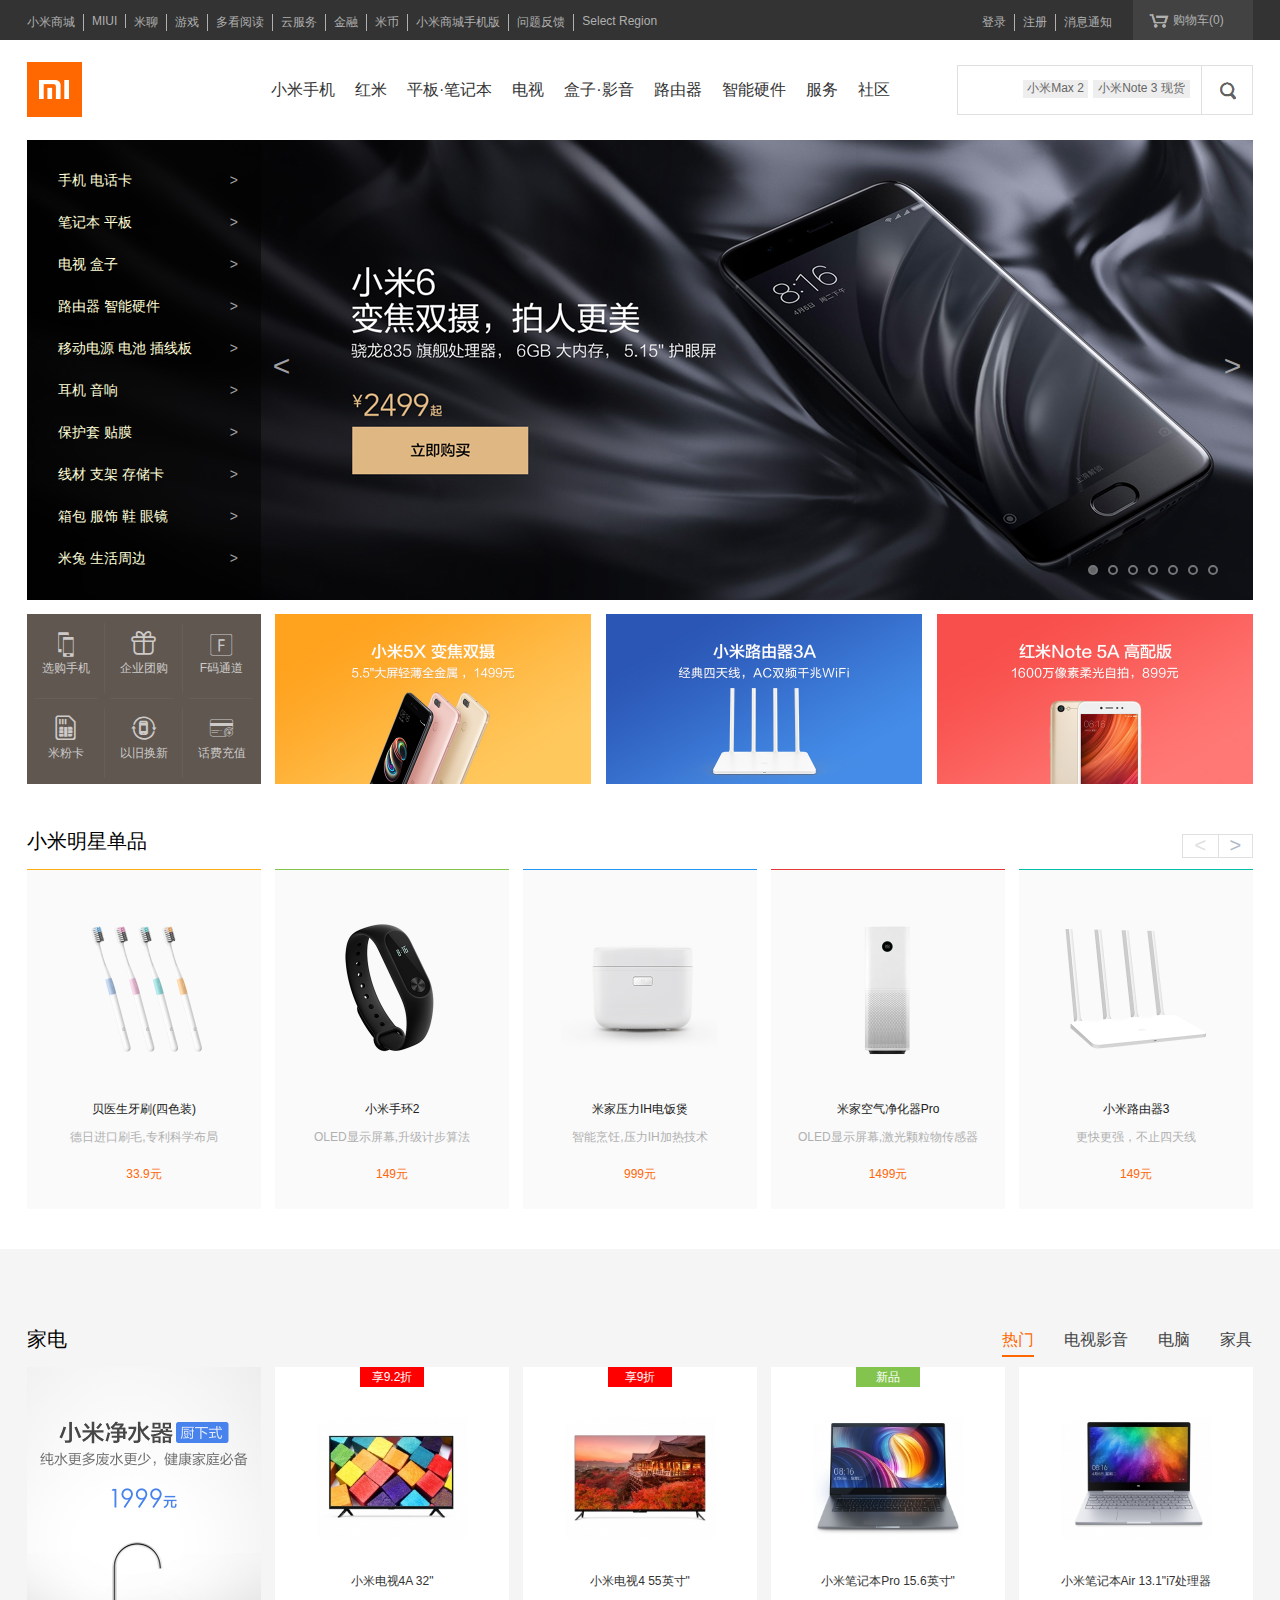
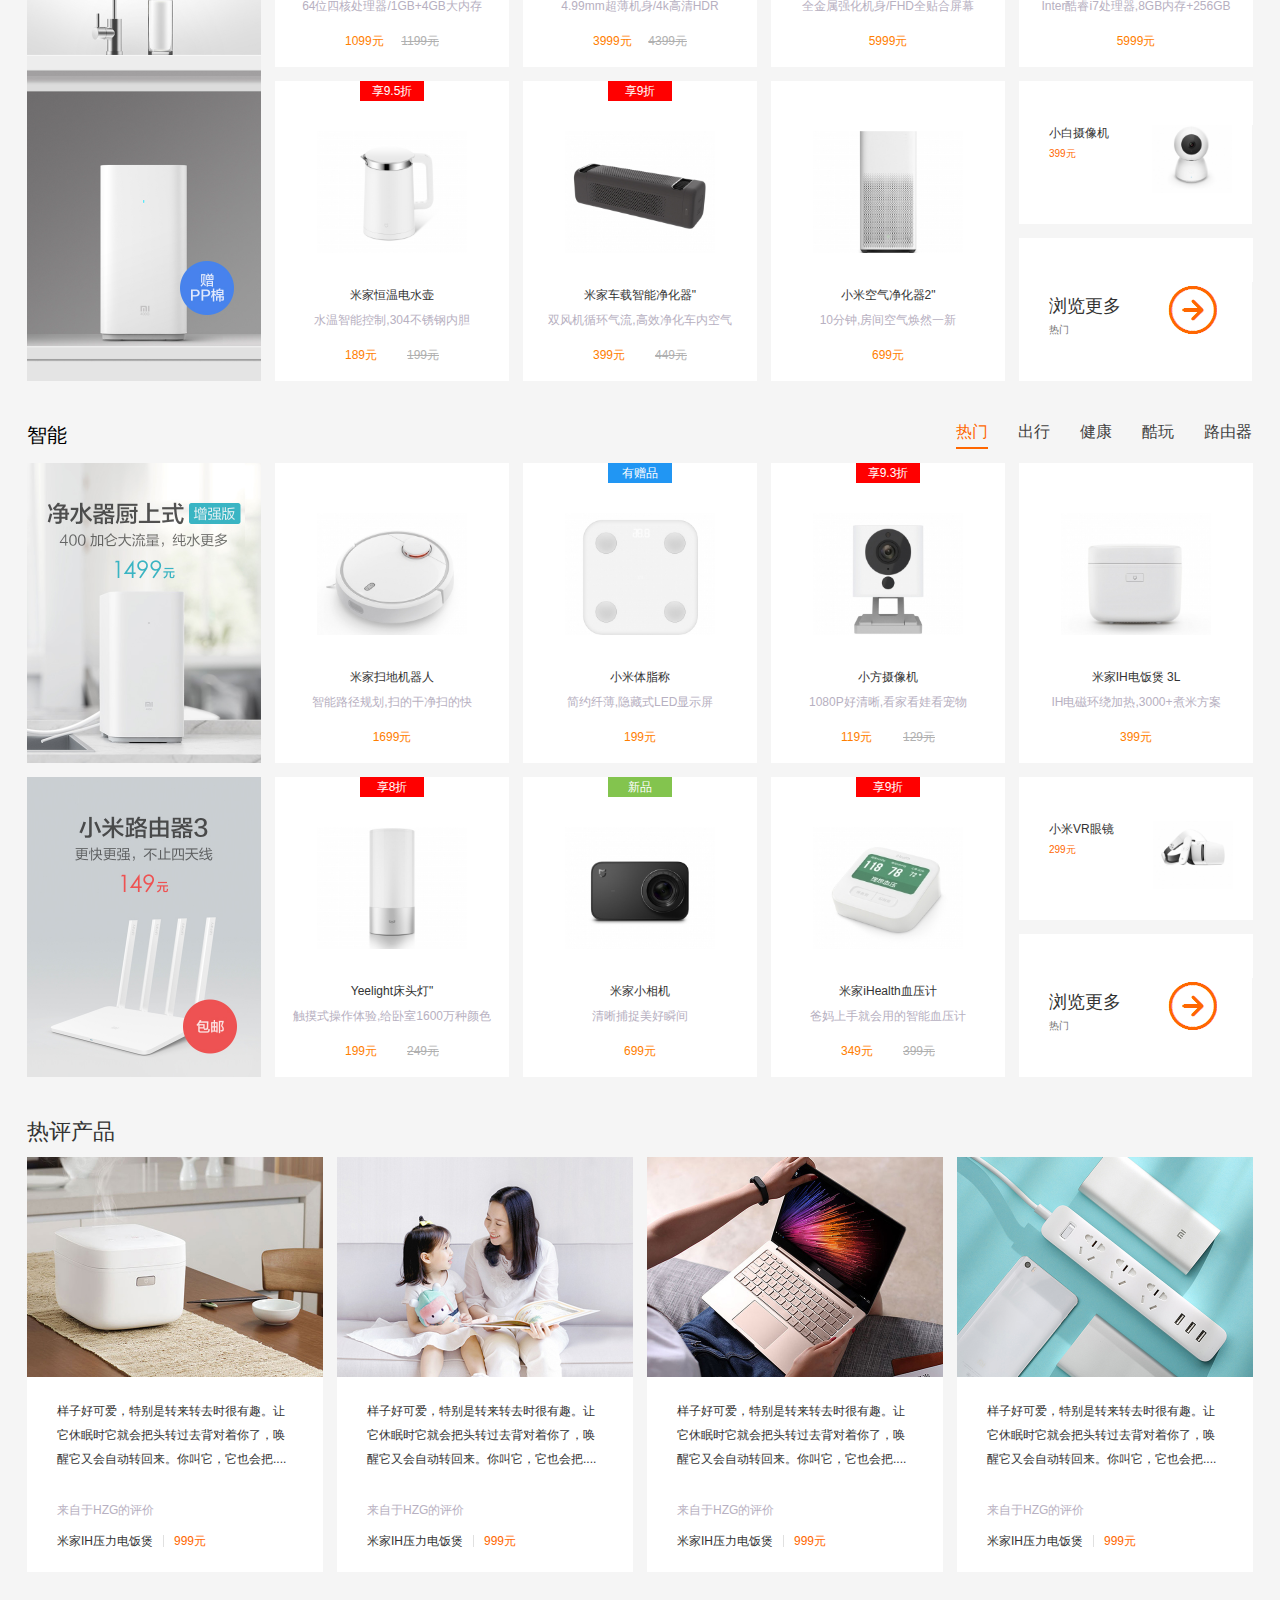
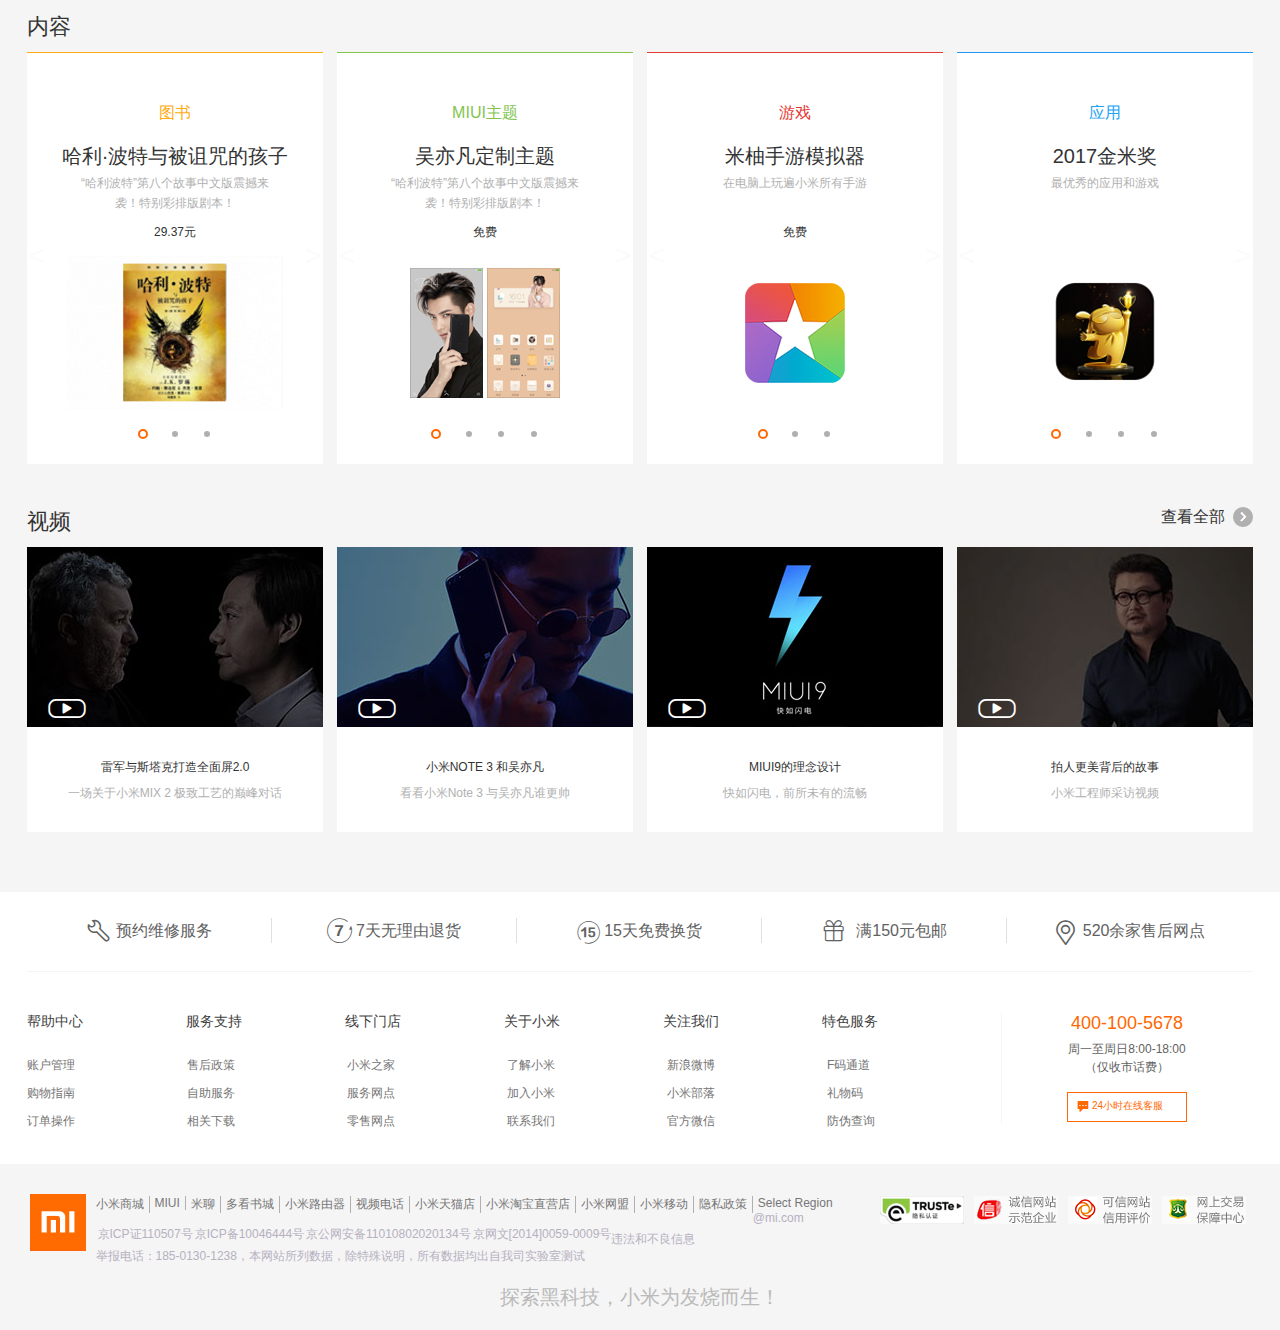
<file: index.html>
<!DOCTYPE html>
<html lang="en">
<head>
	<meta charset="UTF-8">
	<title>小米官网</title>
	<link rel="stylesheet" href="css/index.css">
	<link rel="stylesheet" href="iconfont/iconfont.css">
	<link rel="shortcut icon" href="img/xiaomi.ico">
	<script src="js/jquery.min.js"></script>
	<script src="js/index.js"></script>
    <script src="js/animate.js"></script>
</head>
<body>
    <!-- 标题栏开始 -->
    <div class="nav">
    	<div class="navs">
    		<ul class="navs-left">
    			<li><a href="">小米商城</a></li>
    			<li><a href="">MIUI</a></li>
    			<li><a href="">米聊</a></li>
    			<li><a href="">游戏</a></li>
    			<li><a href="">多看阅读</a></li>
    			<li><a href="">云服务</a></li>
    			<li><a href="">金融</a></li>
    			<li><a href="">米币</a></li>
    			<li><a href="">小米商城手机版</a></li>
    			<li><a href="">问题反馈</a></li>
    			<li><a href="">Select Region</a></li>
    		</ul>
    		<div class="navs-right">
    			<ul>
    				<li><a href="">登录</a></li>
    				<li><a href="">注册</a></li>
    				<li><a href="">消息通知</a></li>
    			</ul>
    			<a href="" class="shopcar">
    				<div class="gouwuche"></div>
    				<div class="gouwuzi">购物车(0)</div>
    				<div class="popup_shop">
    				    <p>购物车中还没有商品，赶紧选购吧！</p>
    				</div>
    			</a>
    			
    		</div>
    	</div>
    </div>
    <!-- 标题栏结束 -->
    <!-- 导航栏开始 -->
    <div class="header">
    	<a href="" class="header-left">
    		<img src="img/mi.png" alt="">
    	</a>
    	<ul class="nav_popupbox">
			<div class="header-center">
				<div class="nav_popup">
					<li>
						<a href="" class="nav_popup1">
							<img src="img/nav1.png" alt="">
						</a>
						<a href="" class="nav_popup2">小米MIX 2</a>
						<div class="nav_popup3">3299起</div>
						<div class="nav_popup4">
							<div class="nav_popup4-1">新品</div>
						</div>
					</li>
					<li>
						<a href="" class="nav_popup1">
							<img src="img/nav2.png" alt="">
						</a>
						<a href="" class="nav_popup2">小米MIX 2</a>
						<div class="nav_popup3">3299起</div>
						<div class="nav_popup4">
							<div class="nav_popup4-1">新品</div>
						</div>
					</li>
					<li>
						<a href="" class="nav_popup1">
							<img src="img/nav3.png" alt="">
						</a>
						<a href="" class="nav_popup2">小米MIX 2</a>
						<div class="nav_popup3">3299起</div>
						<div class="nav_popup4">
							<div class="nav_popup4-1">新品</div>
						</div>
					</li>
					<li>
						<a href="" class="nav_popup1">
							<img src="img/nav4.png" alt="">
						</a>
						<a href="" class="nav_popup2">小米MIX 2</a>
						<div class="nav_popup3">3299起</div>
						<div class="nav_popup4">
							<div class="nav_popup4-1">新品</div>
						</div>
					</li>
					<li>
						<a href="" class="nav_popup1">
							<img src="img/nav5.jpg" alt="">
						</a>
						<a href="" class="nav_popup2">小米MIX 2</a>
						<div class="nav_popup3">3299起</div>
						<div class="nav_popup4">
							<div class="nav_popup4-1">新品</div>
						</div>
					</li>
					<li>
						<a href="" class="nav_popup1">
							<img src="img/nav6.jpg" alt="">
						</a>
						<a href="" class="nav_popup2">小米MIX 2</a>
						<div class="nav_popup3">3299起</div>
						<div class="nav_popup4">
							<div class="nav_popup4-1">新品</div>
						</div>
					</li>
				</div>
				<div class="nav_popup">
					<li>
						<a href="" class="nav_popup1">
							<img src="img/nav3.png" alt="">
						</a>
						<a href="" class="nav_popup2">小米MIX 2</a>
						<div class="nav_popup3">3299起</div>
						<div class="nav_popup4">
							<div class="nav_popup4-1">新品</div>
						</div>
					</li>
					<li>
						<a href="" class="nav_popup1">
							<img src="img/nav1.png" alt="">
						</a>
						<a href="" class="nav_popup2">小米MIX 2</a>
						<div class="nav_popup2">3299起</div>
						<div class="nav_popup4">
							<div class="nav_popup4-1">新品</div>
						</div>
					</li>
					<li>
						<a href="" class="nav_popup1">
							<img src="img/nav1.png" alt="">
						</a>
						<a href="" class="nav_popup2">小米MIX 2</a>
						<div class="nav_popup3">3299起</div>
						<div class="nav_popup4">
							<div class="nav_popup4-1">新品</div>
						</div>
					</li>
					<li>
						<a href="" class="nav_popup1">
							<img src="img/nav2.png" alt="">
						</a>
						<a href="" class="nav_popup2">小米MIX 2</a>
						<div class="nav_popup3">3299起</div>
						<div class="nav_popup4">
							<div class="nav_popup4-1">新品</div>
						</div>
					</li>
					<li>
						<a href="" class="nav_popup1">
							<img src="img/nav6.jpg" alt="">
						</a>
						<a href="" class="nav_popup2">小米MIX 2</a>
						<div class="nav_popup3">3299起</div>
						<div class="nav_popup4">
							<div class="nav_popup4-1">新品</div>
						</div>
					</li>
				</div>
				<div class="nav_popup">
					<li>
						<a href="" class="nav_popup1">
							<img src="img/nav4.png" alt="">
						</a>
						<a href="" class="nav_popup2">小米MIX 2</a>
						<div class="nav_popup3">3299起</div>
						<div class="nav_popup4">
							<div class="nav_popup4-1">新品</div>
						</div>
					</li>
					<li>
						<a href="" class="nav_popup1">
							<img src="img/nav1.png" alt="">
						</a>
						<a href="" class="nav_popup2">小米MIX 2</a>
						<div class="nav_popup3">3299起</div>
						<div class="nav_popup4">
							<div class="nav_popup4-1">新品</div>
						</div>
					</li>
					<li>
						<a href="" class="nav_popup1">
							<img src="img/nav2.png" alt="">
						</a>
						<a href="" class="nav_popup2">小米MIX 2</a>
						<div class="nav_popup3">3299起</div>
						<div class="nav_popup4">
							<div class="nav_popup4-1">新品</div>
						</div>
					</li>
					<li>
						<a href="" class="nav_popup1">
							<img src="img/nav1.png" alt="">
						</a>
						<a href="" class="nav_popup2">小米MIX 2</a>
						<div class="nav_popup3">3299起</div>
						<div class="nav_popup4">
							<div class="nav_popup4-1">新品</div>
						</div>
					</li>
					<li>
						<a href="" class="nav_popup1">
							<img src="img/nav6.jpg" alt="">
						</a>
						<a href="" class="nav_popup2">小米MIX 2</a>
						<div class="nav_popup3">3299起</div>
						<div class="nav_popup4">
							<div class="nav_popup4-1">新品</div>
						</div>
					</li>
				</div>
				<div class="nav_popup">
					<li>
						<a href="" class="nav_popup1">
							<img src="img/nav3.png" alt="">
						</a>
						<a href="" class="nav_popup2">小米MIX 2</a>
						<div class="nav_popup3">3299起</div>
						<div class="nav_popup4">
							<div class="nav_popup4-1">新品</div>
						</div>
					</li>
					<li>
						<a href="" class="nav_popup1">
							<img src="img/nav1.png" alt="">
						</a>
						<a href="" class="nav_popup2">小米MIX 2</a>
						<div class="nav_popup3">3299起</div>
						<div class="nav_popup4">
							<div class="nav_popup4-1">新品</div>
						</div>
					</li>
					<li>
						<a href="" class="nav_popup1">
							<img src="img/nav4.png" alt="">
						</a>
						<a href="" class="nav_popup2">小米MIX 2</a>
						<div class="nav_popup3">3299起</div>
						<div class="nav_popup4">
							<div class="nav_popup4-1">新品</div>
						</div>
					</li>
					<li>
						<a href="" class="nav_popup1">
							<img src="img/nav2.png" alt="">
						</a>
						<a href="" class="nav_popup2">小米MIX 2</a>
						<div class="nav_popup3">3299起</div>
						<div class="nav_popup4">
							<div class="nav_popup4-1">新品</div>
						</div>
					</li>
					<li>
						<a href="" class="nav_popup1">
							<img src="img/nav5.jpg" alt="">
						</a>
						<a href="" class="nav_popup2">小米MIX 2</a>
						<div class="nav_popup3">3299起</div>
						<div class="nav_popup4">
							<div class="nav_popup4-1">新品</div>
						</div>
					</li>
					<li>
						<a href="" class="nav_popup1">
							<img src="img/nav6.jpg" alt="">
						</a>
						<a href="" class="nav_popup2">小米MIX 2</a>
						<div class="nav_popup3">3299起</div>
						<div class="nav_popup4">
							<div class="nav_popup4-1">新品</div>
						</div>
					</li>
				</div>
				<div class="nav_popup">
					<li>
						<a href="" class="nav_popup1">
							<img src="img/nav4.png" alt="">
						</a>
						<a href="" class="nav_popup2">小米MIX 2</a>
						<div class="nav_popup3">3299起</div>
						<div class="nav_popup4">
							<div class="nav_popup4-1">新品</div>
						</div>
					</li>
					<li>
						<a href="" class="nav_popup1">
							<img src="img/nav1.png" alt="">
						</a>
						<a href="" class="nav_popup2">小米MIX 2</a>
						<div class="nav_popup3">3299起</div>
						<div class="nav_popup4">
							<div class="nav_popup4-1">新品</div>
						</div>
					</li>
					<li>
						<a href="" class="nav_popup1">
							<img src="img/nav2.png" alt="">
						</a>
						<a href="" class="nav_popup2">小米MIX 2</a>
						<div class="nav_popup3">3299起</div>
						<div class="nav_popup4">
							<div class="nav_popup4-1">新品</div>
						</div>
					</li>
					<li>
						<a href="" class="nav_popup1">
							<img src="img/nav1.png" alt="">
						</a>
						<a href="" class="nav_popup2">小米MIX 2</a>
						<div class="nav_popup3">3299起</div>
						<div class="nav_popup4">
							<div class="nav_popup4-1">新品</div>
						</div>
					</li>
					<li>
						<a href="" class="nav_popup1">
							<img src="img/nav6.jpg" alt="">
						</a>
						<a href="" class="nav_popup2">小米MIX 2</a>
						<div class="nav_popup3">3299起</div>
						<div class="nav_popup4">
							<div class="nav_popup4-1">新品</div>
						</div>
					</li>
				</div>
				<div class="nav_popup">
					<li>
						<a href="" class="nav_popup1">
							<img src="img/nav1.png" alt="">
						</a>
						<a href="" class="nav_popup2">小米MIX 2</a>
						<div class="nav_popup3">3299起</div>
						<div class="nav_popup4">
							<div class="nav_popup4-1">新品</div>
						</div>
					</li>
					<li>
						<a href="" class="nav_popup1">
							<img src="img/nav2.png" alt="">
						</a>
						<a href="" class="nav_popup2">小米MIX 2</a>
						<div class="nav_popup3">3299起</div>
						<div class="nav_popup4">
							<div class="nav_popup4-1">新品</div>
						</div>
					</li>
					<li>
						<a href="" class="nav_popup1">
							<img src="img/nav3.png" alt="">
						</a>
						<a href="" class="nav_popup2">小米MIX 2</a>
						<div class="nav_popup3">3299起</div>
						<div class="nav_popup4">
							<div class="nav_popup4-1">新品</div>
						</div>
					</li>
					<li>
						<a href="" class="nav_popup1">
							<img src="img/nav4.png" alt="">
						</a>
						<a href="" class="nav_popup2">小米MIX 2</a>
						<div class="nav_popup3">3299起</div>
						<div class="nav_popup4">
							<div class="nav_popup4-1">新品</div>
						</div>
					</li>
					<li>
						<a href="" class="nav_popup1">
							<img src="img/nav5.jpg" alt="">
						</a>
						<a href="" class="nav_popup2">小米MIX 2</a>
						<div class="nav_popup3">3299起</div>
						<div class="nav_popup4">
							<div class="nav_popup4-1">新品</div>
						</div>
					</li>
					<li>
						<a href="" class="nav_popup1">
							<img src="img/nav6.jpg" alt="">
						</a>
						<a href="" class="nav_popup2">小米MIX 2</a>
						<div class="nav_popup3">3299起</div>
						<div class="nav_popup4">
							<div class="nav_popup4-1">新品</div>
						</div>
					</li>
				</div>
				<div class="nav_popup">
					<li>
						<a href="" class="nav_popup1">
							<img src="img/nav4.png" alt="">
						</a>
						<a href="" class="nav_popup2">小米MIX 2</a>
						<div class="nav_popup3">3299起</div>
						<div class="nav_popup4">
							<div class="nav_popup4-1">新品</div>
						</div>
					</li>
					<li>
						<a href="" class="nav_popup1">
							<img src="img/nav1.png" alt="">
						</a>
						<a href="" class="nav_popup2">小米MIX 2</a>
						<div class="nav_popup3">3299起</div>
						<div class="nav_popup4">
							<div class="nav_popup4-1">新品</div>
						</div>
					</li>
					<li>
						<a href="" class="nav_popup1">
							<img src="img/nav2.png" alt="">
						</a>
						<a href="" class="nav_popup2">小米MIX 2</a>
						<div class="nav_popup3">3299起</div>
						<div class="nav_popup4">
							<div class="nav_popup4-1">新品</div>
						</div>
					</li>
					<li>
						<a href="" class="nav_popup1">
							<img src="img/nav1.png" alt="">
						</a>
						<a href="" class="nav_popup2">小米MIX 2</a>
						<div class="nav_popup3">3299起</div>
						<div class="nav_popup4">
							<div class="nav_popup4-1">新品</div>
						</div>
					</li>
					<li>
						<a href="" class="nav_popup1">
							<img src="img/nav6.jpg" alt="">
						</a>
						<a href="" class="nav_popup2">小米MIX 2</a>
						<div class="nav_popup3">3299起</div>
						<div class="nav_popup4">
							<div class="nav_popup4-1">新品</div>
						</div>
					</li>
				</div>
    		<li class="header-centers"><a href="">小米手机</a></li>
    		<li class="header-centers"><a href="">红米</a></li>
    		<li class="header-centers"><a href="">平板·笔记本</a></li>
    		<li class="header-centers"><a href="">电视</a></li>
    		<li class="header-centers"><a href="">盒子·影音</a></li>
    		<li class="header-centers"><a href="">路由器</a></li>
    		<li class="header-centers"><a href="">智能硬件</a></li>
    		<li class="header-centers head-mark"><a href="">服务</a></li>
    		<li class="header-centers head-mark"><a href="">社区</a></li>
			</div>
    	</ul>
    	<div class="header-right">
    		<form action="">
    			<input type="text" class="sousuokuang">
    		</form>
    			<a href="" class="sousuokuang-left">小米Max 2</a>
    			<a href="" class="sousuokuang-right">小米Note 3 现货</a>
    		<a href="" class="fangdajing"> 
    		     <div class="fangdajing-1"></div>
    		</a>
    	</div>
    </div>
    <!-- 导航栏结束 -->
    <!-- banner开始 -->
    <div class="banner">
    	<ul class="banner-pic">
    		<li class="banner-pics"><a href="">
    			<img src="img/5-1.jpg" alt="">
    		</a></li>
    		<li><a href="">
    			<img src="img/5-2.jpg" alt="">
    		</a></li>
    		<li><a href="">
    			<img src="img/5-3.jpg" alt="">
    		</a></li>
    		<li><a href="">
    			<img src="img/5-4.jpg" alt="">
    		</a></li>
    		<li><a href="">
    			<img src="img/5-5.jpg" alt="">
    		</a></li>
    		<li><a href="">
    			<img src="img/5-6.jpg" alt="">
    		</a></li>
    		<li><a href="">
    			<img src="img/5-7.jpg" alt="">
    		</a></li>
    	</ul>
    	<div class="bannerleft">
        	<ul class="bannerleft-list">
        		<li class="bannerleft-lists">
        			<div class="bannerleft-list1">手机 电话卡</div>
        			<div class="bannerleft-list2">&gt;</div>
        		</li>
        		<div class="popup" style="">
        		<div class="popup1">
                 	<div class="popup_on">
                 		<li class="popup_list">
                 		<a href="" class="popup_listLeft">
                 			<img src="img/popup1.png" alt="">
                 			<span>小米6</span>
                 		</a>
                 		<a href="" class="xuangou">选购</a>
                 		</li>
                 		<li class="popup_list">
                 		<a href="" class="popup_listLeft">
                 			<img src="img/popup2.png" alt="">
                 			<span>小米6</span>
                 		</a>
                 		<a href="" class="xuangou">选购</a>
                 		</li>
                 		<li class="popup_list">
                 		<a href="" class="popup_listLeft">
                 			<img src="img/popup3.png" alt="">
                 			<span>小米6</span>
                 		</a>
                 		<a href="" class="xuangou">选购</a>
                 		</li>
                 		<li class="popup_list">
                 		<a href="" class="popup_listLeft">
                 			<img src="img/popup4.png" alt="">
                 			<span>小米6</span>
                 		</a>
                 		<a href="" class="xuangou">选购</a>
                 		</li>
                 		<li class="popup_list">
                 		<a href="" class="popup_listLeft">
                 			<img src="img/popup5.png" alt="">
                 			<span>小米6</span>
                 		</a>
                 		<a href="" class="xuangou">选购</a>
                 		</li>
                 		<li class="popup_list">
                 		<a href="" class="popup_listLeft">
                 			<img src="img/popup6.png" alt="">
                 			<span>小米6</span>
                 		</a>
                 		<a href="" class="xuangou">选购</a>
                 		</li>
					</div>
					<div class="popup_on">
                 		<li class="popup_list">
                 		<a href="" class="popup_listLeft">
                 			<img src="img/popup7.png" alt="">
                 			<span>小米6</span>
                 		</a>
                 		<a href="" class="xuangou">选购</a>
                 		</li>
                 		<li class="popup_list">
                 		<a href="" class="popup_listLeft">
                 			<img src="img/popup8.png" alt="">
                 			<span>小米6</span>
                 		</a>
                 		<a href="" class="xuangou">选购</a>
                 		</li>
                 		<li class="popup_list">
                 		<a href="" class="popup_listLeft">
                 			<img src="img/popup9.png" alt="">
                 			<span>小米6</span>
                 		</a>
                 		<a href="" class="xuangou">选购</a>
                 		</li>
                 		<li class="popup_list">
                 		<a href="" class="popup_listLeft">
                 			<img src="img/popup10.png" alt="">
                 			<span>小米6</span>
                 		</a>
                 		<a href="" class="xuangou">选购</a>
                 		</li>
                 		<li class="popup_list">
                 		<a href="" class="popup_listLeft">
                 			<img src="img/popup11.png" alt="">
                 			<span>小米6</span>
                 		</a>
                 		<a href="" class="xuangou">选购</a>
                 		</li>
                 		<li class="popup_list">
                 		<a href="" class="popup_listLeft">
                 			<img src="img/popup12.png" alt="">
                 			<span>小米6</span>
                 		</a>
                 		<a href="" class="xuangou">选购</a>
                 		</li>
					</div>
					<div class="popup_on">
                 		<li class="popup_list">
                 		<a href="" class="popup_listLeft">
                 			<img src="img/popup13.png" alt="">
                 			<span>小米6</span>
                 		</a>
                 		<a href="" class="xuangou">选购</a>
                 		</li>
                 		<li class="popup_list">
                 		<a href="" class="popup_listLeft">
                 			<img src="img/popup14.png" alt="">
                 			<span>小米6</span>
                 		</a>
                 		<a href="" class="xuangou">选购</a>
                 		</li>
                 		<li class="popup_list">
                 		<a href="" class="popup_listLeft">
                 			<img src="img/popup15.png" alt="">
                 			<span>小米6</span>
                 		</a>
                 		<a href="" class="xuangou">选购</a>
                 		</li>
                 		<li class="popup_list">
                 		<a href="" class="popup_listLeft">
                 			<img src="img/popup16.png" alt="">
                 			<span>小米6</span>
                 		</a>
                 		<a href="" class="xuangou">选购</a>
                 		</li>
                 		<li class="popup_list">
                 		<a href="" class="popup_listLeft">
                 			<img src="img/popup17.png" alt="">
                 			<span>小米6</span>
                 		</a>
                 		<a href="" class="xuangou">选购</a>
                 		</li>
					</div></div>
				</div>
        		<li class="bannerleft-lists">
        			<div class="bannerleft-list1">笔记本 平板</div>
        			<div class="bannerleft-list2">&gt;</div>
        		</li>
        		<div class="popup" style="">
        		<div class="popup1">
                 	<div class="popup_on">
                 		<li class="popup_list">
                 		<a href="" class="popup_listLeft">
                 			<img src="img/popup18.png" alt="">
                 			<span>小米6</span>
                 		</a>
                 		<a href="" class="xuangou">选购</a>
                 		</li>
                 		<li class="popup_list">
                 		<a href="" class="popup_listLeft">
                 			<img src="img/popup17.png" alt="">
                 			<span>小米6</span>
                 		</a>
                 		<a href="" class="xuangou">选购</a>
                 		</li>
                 		<li class="popup_list">
                 		<a href="" class="popup_listLeft">
                 			<img src="img/popup16.png" alt="">
                 			<span>小米6</span>
                 		</a>
                 		<a href="" class="xuangou">选购</a>
                 		</li>
                 		<li class="popup_list">
                 		<a href="" class="popup_listLeft">
                 			<img src="img/popup15.png" alt="">
                 			<span>小米6</span>
                 		</a>
                 		<a href="" class="xuangou">选购</a>
                 		</li>
                 		<li class="popup_list">
                 		<a href="" class="popup_listLeft">
                 			<img src="img/popup14.png" alt="">
                 			<span>小米6</span>
                 		</a>
                 		<a href="" class="xuangou">选购</a>
                 		</li>
                 		<li class="popup_list">
                 		<a href="" class="popup_listLeft">
                 			<img src="img/popup13.png" alt="">
                 			<span>小米6</span>
                 		</a>
                 		<a href="" class="xuangou">选购</a>
                 		</li>
					</div>
					<div class="popup_on">
                 		<li class="popup_list">
                 		<a href="" class="popup_listLeft">
                 			<img src="img/popup12.png" alt="">
                 			<span>小米6</span>
                 		</a>
                 		<a href="" class="xuangou">选购</a>
                 		</li>
                 		<li class="popup_list">
                 		<a href="" class="popup_listLeft">
                 			<img src="img/popup11.png" alt="">
                 			<span>小米6</span>
                 		</a>
                 		<a href="" class="xuangou">选购</a>
                 		</li>
                 		<li class="popup_list">
                 		<a href="" class="popup_listLeft">
                 			<img src="img/popup10.png" alt="">
                 			<span>小米6</span>
                 		</a>
                 		<a href="" class="xuangou">选购</a>
                 		</li>
                 		<li class="popup_list">
                 		<a href="" class="popup_listLeft">
                 			<img src="img/popup9.png" alt="">
                 			<span>小米6</span>
                 		</a>
                 		<a href="" class="xuangou">选购</a>
                 		</li>
                 		<li class="popup_list">
                 		<a href="" class="popup_listLeft">
                 			<img src="img/popup8.png" alt="">
                 			<span>小米6</span>
                 		</a>
                 		<a href="" class="xuangou">选购</a>
                 		</li>
                 		<li class="popup_list">
                 		<a href="" class="popup_listLeft">
                 			<img src="img/popup7.png" alt="">
                 			<span>小米6</span>
                 		</a>
                 		<a href="" class="xuangou">选购</a>
                 		</li>
					</div>
					<div class="popup_on">
                 		<li class="popup_list">
                 		<a href="" class="popup_listLeft">
                 			<img src="img/popup6.png" alt="">
                 			<span>小米6</span>
                 		</a>
                 		<a href="" class="xuangou">选购</a>
                 		</li>
					</div></div>
				</div>
        		<li class="bannerleft-lists">
        			<div class="bannerleft-list1">电视 盒子</div>
        			<div class="bannerleft-list2">&gt;</div>
        		</li>
        		<div class="popup" style="">
        		<div class="popup1">
                 	<div class="popup_on">
                 		<li class="popup_list">
                 		<a href="" class="popup_listLeft">
                 			<img src="img/popup2.png" alt="">
                 			<span>小米6</span>
                 		</a>
                 		<a href="" class="xuangou">选购</a>
                 		</li>
                 		<li class="popup_list">
                 		<a href="" class="popup_listLeft">
                 			<img src="img/popup4.png" alt="">
                 			<span>小米6</span>
                 		</a>
                 		<a href="" class="xuangou">选购</a>
                 		</li>
                 		<li class="popup_list">
                 		<a href="" class="popup_listLeft">
                 			<img src="img/popup5.png" alt="">
                 			<span>小米6</span>
                 		</a>
                 		<a href="" class="xuangou">选购</a>
                 		</li>
                 		<li class="popup_list">
                 		<a href="" class="popup_listLeft">
                 			<img src="img/popup6.png" alt="">
                 			<span>小米6</span>
                 		</a>
                 		<a href="" class="xuangou">选购</a>
                 		</li>
                 		<li class="popup_list">
                 		<a href="" class="popup_listLeft">
                 			<img src="img/popup7.png" alt="">
                 			<span>小米6</span>
                 		</a>
                 		<a href="" class="xuangou">选购</a>
                 		</li>
                 		<li class="popup_list">
                 		<a href="" class="popup_listLeft">
                 			<img src="img/popup8.png" alt="">
                 			<span>小米6</span>
                 		</a>
                 		<a href="" class="xuangou">选购</a>
                 		</li>
					</div>
					<div class="popup_on">
                 		<li class="popup_list">
                 		<a href="" class="popup_listLeft">
                 			<img src="img/popup10.png" alt="">
                 			<span>小米6</span>
                 		</a>
                 		<a href="" class="xuangou">选购</a>
                 		</li>
                 		<li class="popup_list">
                 		<a href="" class="popup_listLeft">
                 			<img src="img/popup12.png" alt="">
                 			<span>小米6</span>
                 		</a>
                 		<a href="" class="xuangou">选购</a>
                 		</li>
                 		<li class="popup_list">
                 		<a href="" class="popup_listLeft">
                 			<img src="img/popup14.png" alt="">
                 			<span>小米6</span>
                 		</a>
                 		<a href="" class="xuangou">选购</a>
                 		</li>
                 		<li class="popup_list">
                 		<a href="" class="popup_listLeft">
                 			<img src="img/popup16.png" alt="">
                 			<span>小米6</span>
                 		</a>
                 		<a href="" class="xuangou">选购</a>
                 		</li>
                 		<li class="popup_list">
                 		<a href="" class="popup_listLeft">
                 			<img src="img/popup18.png" alt="">
                 			<span>小米6</span>
                 		</a>
                 		<a href="" class="xuangou">选购</a>
                 		</li>
                 		<li class="popup_list">
                 		<a href="" class="popup_listLeft">
                 			<img src="img/popup1.png" alt="">
                 			<span>小米6</span>
                 		</a>
                 		<a href="" class="xuangou">选购</a>
                 		</li>
					</div>
					<div class="popup_on">
                 		<li class="popup_list">
                 		<a href="" class="popup_listLeft">
                 			<img src="img/popup2.png" alt="">
                 			<span>小米6</span>
                 		</a>
                 		<a href="" class="xuangou">选购</a>
                 		</li>
                 		<li class="popup_list">
                 		<a href="" class="popup_listLeft">
                 			<img src="img/popup4.png" alt="">
                 			<span>小米6</span>
                 		</a>
                 		<a href="" class="xuangou">选购</a>
                 		</li>
                 		<li class="popup_list">
                 		<a href="" class="popup_listLeft">
                 			<img src="img/popup5.png" alt="">
                 			<span>小米6</span>
                 		</a>
                 		<a href="" class="xuangou">选购</a>
                 		</li>
                 		<li class="popup_list">
                 		<a href="" class="popup_listLeft">
                 			<img src="img/popup6.png" alt="">
                 			<span>小米6</span>
                 		</a>
                 		<a href="" class="xuangou">选购</a>
                 		</li>
                 		<li class="popup_list">
                 		<a href="" class="popup_listLeft">
                 			<img src="img/popup7.png" alt="">
                 			<span>小米6</span>
                 		</a>
                 		<a href="" class="xuangou">选购</a>
                 		</li>
                 		<li class="popup_list">
                 		<a href="" class="popup_listLeft">
                 			<img src="img/popup8.png" alt="">
                 			<span>小米6</span>
                 		</a>
                 		<a href="" class="xuangou">选购</a>
                 		</li>
					</div>
					<div class="popup_on">
                 		<li class="popup_list">
                 		<a href="" class="popup_listLeft">
                 			<img src="img/popup3.png" alt="">
                 			<span>小米6</span>
                 		</a>
                 		<a href="" class="xuangou">选购</a>
                 		</li>
                 		<li class="popup_list">
                 		<a href="" class="popup_listLeft">
                 			<img src="img/popup5.png" alt="">
                 			<span>小米6</span>
                 		</a>
                 		<a href="" class="xuangou">选购</a>
                 		</li>
                 		<li class="popup_list">
                 		<a href="" class="popup_listLeft">
                 			<img src="img/popup7.png" alt="">
                 			<span>小米6</span>
                 		</a>
                 		<a href="" class="xuangou">选购</a>
                 		</li>
                 		<li class="popup_list">
                 		<a href="" class="popup_listLeft">
                 			<img src="img/popup9.png" alt="">
                 			<span>小米6</span>
                 		</a>
                 		<a href="" class="xuangou">选购</a>
                 		</li>
                 		<li class="popup_list">
                 		<a href="" class="popup_listLeft">
                 			<img src="img/popup10.png" alt="">
                 			<span>小米6</span>
                 		</a>
                 		<a href="" class="xuangou">选购</a>
                 		</li>
					</div></div>
				</div>
        		<li class="bannerleft-lists">
        			<div class="bannerleft-list1">路由器 智能硬件</div>
        			<div class="bannerleft-list2">&gt;</div>
        		</li>
        		<div class="popup" style="">
        		<div class="popup1">
                 	<div class="popup_on">
                 		<li class="popup_list">
                 		<a href="" class="popup_listLeft">
                 			<img src="img/popup18.png" alt="">
                 			<span>小米6</span>
                 		</a>
                 		<a href="" class="xuangou">选购</a>
                 		</li>
                 		<li class="popup_list">
                 		<a href="" class="popup_listLeft">
                 			<img src="img/popup17.png" alt="">
                 			<span>小米6</span>
                 		</a>
                 		<a href="" class="xuangou">选购</a>
                 		</li>
                 		<li class="popup_list">
                 		<a href="" class="popup_listLeft">
                 			<img src="img/popup16.png" alt="">
                 			<span>小米6</span>
                 		</a>
                 		<a href="" class="xuangou">选购</a>
                 		</li>
                 		<li class="popup_list">
                 		<a href="" class="popup_listLeft">
                 			<img src="img/popup15.png" alt="">
                 			<span>小米6</span>
                 		</a>
                 		<a href="" class="xuangou">选购</a>
                 		</li>
                 		<li class="popup_list">
                 		<a href="" class="popup_listLeft">
                 			<img src="img/popup14.png" alt="">
                 			<span>小米6</span>
                 		</a>
                 		<a href="" class="xuangou">选购</a>
                 		</li>
                 		<li class="popup_list">
                 		<a href="" class="popup_listLeft">
                 			<img src="img/popup13.png" alt="">
                 			<span>小米6</span>
                 		</a>
                 		<a href="" class="xuangou">选购</a>
                 		</li>
					</div>
					<div class="popup_on">
                 		<li class="popup_list">
                 		<a href="" class="popup_listLeft">
                 			<img src="img/popup12.png" alt="">
                 			<span>小米6</span>
                 		</a>
                 		<a href="" class="xuangou">选购</a>
                 		</li>
                 		<li class="popup_list">
                 		<a href="" class="popup_listLeft">
                 			<img src="img/popup11.png" alt="">
                 			<span>小米6</span>
                 		</a>
                 		<a href="" class="xuangou">选购</a>
                 		</li>
                 		<li class="popup_list">
                 		<a href="" class="popup_listLeft">
                 			<img src="img/popup10.png" alt="">
                 			<span>小米6</span>
                 		</a>
                 		<a href="" class="xuangou">选购</a>
                 		</li>
                 		<li class="popup_list">
                 		<a href="" class="popup_listLeft">
                 			<img src="img/popup12.png" alt="">
                 			<span>小米6</span>
                 		</a>
                 		<a href="" class="xuangou">选购</a>
                 		</li>
                 		<li class="popup_list">
                 		<a href="" class="popup_listLeft">
                 			<img src="img/popup14.png" alt="">
                 			<span>小米6</span>
                 		</a>
                 		<a href="" class="xuangou">选购</a>
                 		</li>
                 		<li class="popup_list">
                 		<a href="" class="popup_listLeft">
                 			<img src="img/popup16.png" alt="">
                 			<span>小米6</span>
                 		</a>
                 		<a href="" class="xuangou">选购</a>
                 		</li>
					</div>
					<div class="popup_on">
                 		<li class="popup_list">
                 		<a href="" class="popup_listLeft">
                 			<img src="img/popup18.png" alt="">
                 			<span>小米6</span>
                 		</a>
                 		<a href="" class="xuangou">选购</a>
                 		</li>
					</div></div>
				</div>
        		<li class="bannerleft-lists">
        			<div class="bannerleft-list1">移动电源 电池 插线板</div>
        			<div class="bannerleft-list2">&gt;</div>
        		</li>
        		<div class="popup" style="">
        		<div class="popup1">
                 	<div class="popup_on">
                 		<li class="popup_list">
                 		<a href="" class="popup_listLeft">
                 			<img src="img/popup3.png" alt="">
                 			<span>小米6</span>
                 		</a>
                 		<a href="" class="xuangou">选购</a>
                 		</li>
                 		<li class="popup_list">
                 		<a href="" class="popup_listLeft">
                 			<img src="img/popup6.png" alt="">
                 			<span>小米6</span>
                 		</a>
                 		<a href="" class="xuangou">选购</a>
                 		</li>
                 		<li class="popup_list">
                 		<a href="" class="popup_listLeft">
                 			<img src="img/popup9.png" alt="">
                 			<span>小米6</span>
                 		</a>
                 		<a href="" class="xuangou">选购</a>
                 		</li>
                 		<li class="popup_list">
                 		<a href="" class="popup_listLeft">
                 			<img src="img/popup12.png" alt="">
                 			<span>小米6</span>
                 		</a>
                 		<a href="" class="xuangou">选购</a>
                 		</li>
                 		<li class="popup_list">
                 		<a href="" class="popup_listLeft">
                 			<img src="img/popup15.png" alt="">
                 			<span>小米6</span>
                 		</a>
                 		<a href="" class="xuangou">选购</a>
                 		</li>
                 		<li class="popup_list">
                 		<a href="" class="popup_listLeft">
                 			<img src="img/popup18.png" alt="">
                 			<span>小米6</span>
                 		</a>
                 		<a href="" class="xuangou">选购</a>
                 		</li>
					</div>
					<div class="popup_on">
                 		<li class="popup_list">
                 		<a href="" class="popup_listLeft">
                 			<img src="img/popup17.png" alt="">
                 			<span>小米6</span>
                 		</a>
                 		<a href="" class="xuangou">选购</a>
                 		</li>
                 		<li class="popup_list">
                 		<a href="" class="popup_listLeft">
                 			<img src="img/popup13.png" alt="">
                 			<span>小米6</span>
                 		</a>
                 		<a href="" class="xuangou">选购</a>
                 		</li>
                 		<li class="popup_list">
                 		<a href="" class="popup_listLeft">
                 			<img src="img/popup11.png" alt="">
                 			<span>小米6</span>
                 		</a>
                 		<a href="" class="xuangou">选购</a>
                 		</li>
                 		<li class="popup_list">
                 		<a href="" class="popup_listLeft">
                 			<img src="img/popup7.png" alt="">
                 			<span>小米6</span>
                 		</a>
                 		<a href="" class="xuangou">选购</a>
                 		</li>
                 		<li class="popup_list">
                 		<a href="" class="popup_listLeft">
                 			<img src="img/popup12.png" alt="">
                 			<span>小米6</span>
                 		</a>
                 		<a href="" class="xuangou">选购</a>
                 		</li>
                 		<li class="popup_list">
                 		<a href="" class="popup_listLeft">
                 			<img src="img/popup1.png" alt="">
                 			<span>小米6</span>
                 		</a>
                 		<a href="" class="xuangou">选购</a>
                 		</li>
					</div>
					<div class="popup_on">
                 		<li class="popup_list">
                 		<a href="" class="popup_listLeft">
                 			<img src="img/popup11.png" alt="">
                 			<span>小米6</span>
                 		</a>
                 		<a href="" class="xuangou">选购</a>
                 		</li>
                 		<li class="popup_list">
                 		<a href="" class="popup_listLeft">
                 			<img src="img/popup13.png" alt="">
                 			<span>小米6</span>
                 		</a>
                 		<a href="" class="xuangou">选购</a>
                 		</li>
                 		<li class="popup_list">
                 		<a href="" class="popup_listLeft">
                 			<img src="img/popup15.png" alt="">
                 			<span>小米6</span>
                 		</a>
                 		<a href="" class="xuangou">选购</a>
                 		</li>
                 		<li class="popup_list">
                 		<a href="" class="popup_listLeft">
                 			<img src="img/popup17.png" alt="">
                 			<span>小米6</span>
                 		</a>
                 		<a href="" class="xuangou">选购</a>
                 		</li>
					</div></div>
				</div>
        		<li class="bannerleft-lists">
        			<div class="bannerleft-list1">耳机 音响</div>
        			<div class="bannerleft-list2">&gt;</div>
        		</li>
        		<div class="popup" style="">
        		<div class="popup1">
                 	<div class="popup_on">
                 		<li class="popup_list">
                 		<a href="" class="popup_listLeft">
                 			<img src="img/popup4.png" alt="">
                 			<span>小米6</span>
                 		</a>
                 		<a href="" class="xuangou">选购</a>
                 		</li>
                 		<li class="popup_list">
                 		<a href="" class="popup_listLeft">
                 			<img src="img/popup5.png" alt="">
                 			<span>小米6</span>
                 		</a>
                 		<a href="" class="xuangou">选购</a>
                 		</li>
                 		<li class="popup_list">
                 		<a href="" class="popup_listLeft">
                 			<img src="img/popup6.png" alt="">
                 			<span>小米6</span>
                 		</a>
                 		<a href="" class="xuangou">选购</a>
                 		</li>
                 		<li class="popup_list">
                 		<a href="" class="popup_listLeft">
                 			<img src="img/popup7.png" alt="">
                 			<span>小米6</span>
                 		</a>
                 		<a href="" class="xuangou">选购</a>
                 		</li>
                 		<li class="popup_list">
                 		<a href="" class="popup_listLeft">
                 			<img src="img/popup8.png" alt="">
                 			<span>小米6</span>
                 		</a>
                 		<a href="" class="xuangou">选购</a>
                 		</li>
					</div>
					</div>
				</div>
        		<li class="bannerleft-lists">
        			<div class="bannerleft-list1">保护套 贴膜</div>
        			<div class="bannerleft-list2">&gt;</div>
        		</li>
        		<div class="popup" style="">
        		<div class="popup1">
                 	<div class="popup_on">
                 		<li class="popup_list">
                 		<a href="" class="popup_listLeft">
                 			<img src="img/popup1.png" alt="">
                 			<span>小米6</span>
                 		</a>
                 		<a href="" class="xuangou">选购</a>
                 		</li>
                 		<li class="popup_list">
                 		<a href="" class="popup_listLeft">
                 			<img src="img/popup2.png" alt="">
                 			<span>小米6</span>
                 		</a>
                 		<a href="" class="xuangou">选购</a>
                 		</li>
                 		<li class="popup_list">
                 		<a href="" class="popup_listLeft">
                 			<img src="img/popup3.png" alt="">
                 			<span>小米6</span>
                 		</a>
                 		<a href="" class="xuangou">选购</a>
                 		</li>
                 		<li class="popup_list">
                 		<a href="" class="popup_listLeft">
                 			<img src="img/popup4.png" alt="">
                 			<span>小米6</span>
                 		</a>
                 		<a href="" class="xuangou">选购</a>
                 		</li>
                 		<li class="popup_list">
                 		<a href="" class="popup_listLeft">
                 			<img src="img/popup5.png" alt="">
                 			<span>小米6</span>
                 		</a>
                 		<a href="" class="xuangou">选购</a>
                 		</li>
                 		<li class="popup_list">
                 		<a href="" class="popup_listLeft">
                 			<img src="img/popup6.png" alt="">
                 			<span>小米6</span>
                 		</a>
                 		<a href="" class="xuangou">选购</a>
                 		</li>
					</div>
					<div class="popup_on">
                 		<li class="popup_list">
                 		<a href="" class="popup_listLeft">
                 			<img src="img/popup7.png" alt="">
                 			<span>小米6</span>
                 		</a>
                 		<a href="" class="xuangou">选购</a>
                 		</li>
                 		<li class="popup_list">
                 		<a href="" class="popup_listLeft">
                 			<img src="img/popup8.png" alt="">
                 			<span>小米6</span>
                 		</a>
                 		<a href="" class="xuangou">选购</a>
                 		</li>
                 		<li class="popup_list">
                 		<a href="" class="popup_listLeft">
                 			<img src="img/popup9.png" alt="">
                 			<span>小米6</span>
                 		</a>
                 		<a href="" class="xuangou">选购</a>
                 		</li>
                 		<li class="popup_list">
                 		<a href="" class="popup_listLeft">
                 			<img src="img/popup10.png" alt="">
                 			<span>小米6</span>
                 		</a>
                 		<a href="" class="xuangou">选购</a>
                 		</li>
                 		<li class="popup_list">
                 		<a href="" class="popup_listLeft">
                 			<img src="img/popup11.png" alt="">
                 			<span>小米6</span>
                 		</a>
                 		<a href="" class="xuangou">选购</a>
                 		</li>
                 		<li class="popup_list">
                 		<a href="" class="popup_listLeft">
                 			<img src="img/popup12.png" alt="">
                 			<span>小米6</span>
                 		</a>
                 		<a href="" class="xuangou">选购</a>
                 		</li>
					</div>
					<div class="popup_on">
                 		<li class="popup_list">
                 		<a href="" class="popup_listLeft">
                 			<img src="img/popup13.png" alt="">
                 			<span>小米6</span>
                 		</a>
                 		<a href="" class="xuangou">选购</a>
                 		</li>
                 		<li class="popup_list">
                 		<a href="" class="popup_listLeft">
                 			<img src="img/popup14.png" alt="">
                 			<span>小米6</span>
                 		</a>
                 		<a href="" class="xuangou">选购</a>
                 		</li>
                 		<li class="popup_list">
                 		<a href="" class="popup_listLeft">
                 			<img src="img/popup15.png" alt="">
                 			<span>小米6</span>
                 		</a>
                 		<a href="" class="xuangou">选购</a>
                 		</li>
                 		<li class="popup_list">
                 		<a href="" class="popup_listLeft">
                 			<img src="img/popup16.png" alt="">
                 			<span>小米6</span>
                 		</a>
                 		<a href="" class="xuangou">选购</a>
                 		</li>
                 		<li class="popup_list">
                 		<a href="" class="popup_listLeft">
                 			<img src="img/popup17.png" alt="">
                 			<span>小米6</span>
                 		</a>
                 		<a href="" class="xuangou">选购</a>
                 		</li>
					</div></div>
				</div>
        		<li class="bannerleft-lists">
        			<div class="bannerleft-list1">线材 支架 存储卡</div>
        			<div class="bannerleft-list2">&gt;</div>
        		</li>
        		<div class="popup" style="">
        		<div class="popup1">
                 	<div class="popup_on">
                 		<li class="popup_list">
                 		<a href="" class="popup_listLeft">
                 			<img src="img/popup3.png" alt="">
                 			<span>小米6</span>
                 		</a>
                 		<a href="" class="xuangou">选购</a>
                 		</li>
                 		<li class="popup_list">
                 		<a href="" class="popup_listLeft">
                 			<img src="img/popup6.png" alt="">
                 			<span>小米6</span>
                 		</a>
                 		<a href="" class="xuangou">选购</a>
                 		</li>
                 		<li class="popup_list">
                 		<a href="" class="popup_listLeft">
                 			<img src="img/popup9.png" alt="">
                 			<span>小米6</span>
                 		</a>
                 		<a href="" class="xuangou">选购</a>
                 		</li>
                 		<li class="popup_list">
                 		<a href="" class="popup_listLeft">
                 			<img src="img/popup12.png" alt="">
                 			<span>小米6</span>
                 		</a>
                 		<a href="" class="xuangou">选购</a>
                 		</li>
                 		<li class="popup_list">
                 		<a href="" class="popup_listLeft">
                 			<img src="img/popup15.png" alt="">
                 			<span>小米6</span>
                 		</a>
                 		<a href="" class="xuangou">选购</a>
                 		</li>
                 		<li class="popup_list">
                 		<a href="" class="popup_listLeft">
                 			<img src="img/popup18.png" alt="">
                 			<span>小米6</span>
                 		</a>
                 		<a href="" class="xuangou">选购</a>
                 		</li>
					</div>
					<div class="popup_on">
                 		<li class="popup_list">
                 		<a href="" class="popup_listLeft">
                 			<img src="img/popup17.png" alt="">
                 			<span>小米6</span>
                 		</a>
                 		<a href="" class="xuangou">选购</a>
                 		</li>
                 		<li class="popup_list">
                 		<a href="" class="popup_listLeft">
                 			<img src="img/popup13.png" alt="">
                 			<span>小米6</span>
                 		</a>
                 		<a href="" class="xuangou">选购</a>
                 		</li>
                 		<li class="popup_list">
                 		<a href="" class="popup_listLeft">
                 			<img src="img/popup11.png" alt="">
                 			<span>小米6</span>
                 		</a>
                 		<a href="" class="xuangou">选购</a>
                 		</li>
                 		<li class="popup_list">
                 		<a href="" class="popup_listLeft">
                 			<img src="img/popup7.png" alt="">
                 			<span>小米6</span>
                 		</a>
                 		<a href="" class="xuangou">选购</a>
                 		</li>
                 		<li class="popup_list">
                 		<a href="" class="popup_listLeft">
                 			<img src="img/popup12.png" alt="">
                 			<span>小米6</span>
                 		</a>
                 		<a href="" class="xuangou">选购</a>
                 		</li>
                 		<li class="popup_list">
                 		<a href="" class="popup_listLeft">
                 			<img src="img/popup1.png" alt="">
                 			<span>小米6</span>
                 		</a>
                 		<a href="" class="xuangou">选购</a>
                 		</li>
					</div>
					<div class="popup_on">
                 		<li class="popup_list">
                 		<a href="" class="popup_listLeft">
                 			<img src="img/popup11.png" alt="">
                 			<span>小米6</span>
                 		</a>
                 		<a href="" class="xuangou">选购</a>
                 		</li>
                 		<li class="popup_list">
                 		<a href="" class="popup_listLeft">
                 			<img src="img/popup13.png" alt="">
                 			<span>小米6</span>
                 		</a>
                 		<a href="" class="xuangou">选购</a>
                 		</li>
                 		<li class="popup_list">
                 		<a href="" class="popup_listLeft">
                 			<img src="img/popup15.png" alt="">
                 			<span>小米6</span>
                 		</a>
                 		<a href="" class="xuangou">选购</a>
                 		</li>
                 		<li class="popup_list">
                 		<a href="" class="popup_listLeft">
                 			<img src="img/popup17.png" alt="">
                 			<span>小米6</span>
                 		</a>
                 		<a href="" class="xuangou">选购</a>
                 		</li>
					</div></div>
				</div>
        		<li class="bannerleft-lists">
        			<div class="bannerleft-list1">箱包 服饰 鞋 眼镜</div>
        			<div class="bannerleft-list2">&gt;</div>
        		</li>
        		<div class="popup" style="">
        		<div class="popup1">
                 	<div class="popup_on">
                 		<li class="popup_list">
                 		<a href="" class="popup_listLeft">
                 			<img src="img/popup18.png" alt="">
                 			<span>小米6</span>
                 		</a>
                 		<a href="" class="xuangou">选购</a>
                 		</li>
                 		<li class="popup_list">
                 		<a href="" class="popup_listLeft">
                 			<img src="img/popup17.png" alt="">
                 			<span>小米6</span>
                 		</a>
                 		<a href="" class="xuangou">选购</a>
                 		</li>
                 		<li class="popup_list">
                 		<a href="" class="popup_listLeft">
                 			<img src="img/popup16.png" alt="">
                 			<span>小米6</span>
                 		</a>
                 		<a href="" class="xuangou">选购</a>
                 		</li>
                 		<li class="popup_list">
                 		<a href="" class="popup_listLeft">
                 			<img src="img/popup15.png" alt="">
                 			<span>小米6</span>
                 		</a>
                 		<a href="" class="xuangou">选购</a>
                 		</li>
                 		<li class="popup_list">
                 		<a href="" class="popup_listLeft">
                 			<img src="img/popup14.png" alt="">
                 			<span>小米6</span>
                 		</a>
                 		<a href="" class="xuangou">选购</a>
                 		</li>
                 		<li class="popup_list">
                 		<a href="" class="popup_listLeft">
                 			<img src="img/popup13.png" alt="">
                 			<span>小米6</span>
                 		</a>
                 		<a href="" class="xuangou">选购</a>
                 		</li>
					</div>
					<div class="popup_on">
                 		<li class="popup_list">
                 		<a href="" class="popup_listLeft">
                 			<img src="img/popup12.png" alt="">
                 			<span>小米6</span>
                 		</a>
                 		<a href="" class="xuangou">选购</a>
                 		</li>
                 		<li class="popup_list">
                 		<a href="" class="popup_listLeft">
                 			<img src="img/popup11.png" alt="">
                 			<span>小米6</span>
                 		</a>
                 		<a href="" class="xuangou">选购</a>
                 		</li>
                 		<li class="popup_list">
                 		<a href="" class="popup_listLeft">
                 			<img src="img/popup10.png" alt="">
                 			<span>小米6</span>
                 		</a>
                 		<a href="" class="xuangou">选购</a>
                 		</li>
                 		<li class="popup_list">
                 		<a href="" class="popup_listLeft">
                 			<img src="img/popup12.png" alt="">
                 			<span>小米6</span>
                 		</a>
                 		<a href="" class="xuangou">选购</a>
                 		</li>
                 		<li class="popup_list">
                 		<a href="" class="popup_listLeft">
                 			<img src="img/popup14.png" alt="">
                 			<span>小米6</span>
                 		</a>
                 		<a href="" class="xuangou">选购</a>
                 		</li>
                 		<li class="popup_list">
                 		<a href="" class="popup_listLeft">
                 			<img src="img/popup16.png" alt="">
                 			<span>小米6</span>
                 		</a>
                 		<a href="" class="xuangou">选购</a>
                 		</li>
					</div>
					<div class="popup_on">
                 		<li class="popup_list">
                 		<a href="" class="popup_listLeft">
                 			<img src="img/popup18.png" alt="">
                 			<span>小米6</span>
                 		</a>
                 		<a href="" class="xuangou">选购</a>
                 		</li>
					</div></div>
				</div>
        		<li class="bannerleft-lists">
        			<div class="bannerleft-list1">米兔 生活周边</div>
        			<div class="bannerleft-list2">&gt;</div>
        		</li>
        		<div class="popup" style="">
        		<div class="popup1">
                 	<div class="popup_on">
                 		<li class="popup_list">
                 		<a href="" class="popup_listLeft">
                 			<img src="img/popup1.png" alt="">
                 			<span>小米6</span>
                 		</a>
                 		<a href="" class="xuangou">选购</a>
                 		</li>
                 		<li class="popup_list">
                 		<a href="" class="popup_listLeft">
                 			<img src="img/popup2.png" alt="">
                 			<span>小米6</span>
                 		</a>
                 		<a href="" class="xuangou">选购</a>
                 		</li>
                 		<li class="popup_list">
                 		<a href="" class="popup_listLeft">
                 			<img src="img/popup3.png" alt="">
                 			<span>小米6</span>
                 		</a>
                 		<a href="" class="xuangou">选购</a>
                 		</li>
                 		<li class="popup_list">
                 		<a href="" class="popup_listLeft">
                 			<img src="img/popup4.png" alt="">
                 			<span>小米6</span>
                 		</a>
                 		<a href="" class="xuangou">选购</a>
                 		</li>
                 		<li class="popup_list">
                 		<a href="" class="popup_listLeft">
                 			<img src="img/popup5.png" alt="">
                 			<span>小米6</span>
                 		</a>
                 		<a href="" class="xuangou">选购</a>
                 		</li>
                 		<li class="popup_list">
                 		<a href="" class="popup_listLeft">
                 			<img src="img/popup6.png" alt="">
                 			<span>小米6</span>
                 		</a>
                 		<a href="" class="xuangou">选购</a>
                 		</li>
					</div>
					<div class="popup_on">
                 		<li class="popup_list">
                 		<a href="" class="popup_listLeft">
                 			<img src="img/popup7.png" alt="">
                 			<span>小米6</span>
                 		</a>
                 		<a href="" class="xuangou">选购</a>
                 		</li>
                 		<li class="popup_list">
                 		<a href="" class="popup_listLeft">
                 			<img src="img/popup8.png" alt="">
                 			<span>小米6</span>
                 		</a>
                 		<a href="" class="xuangou">选购</a>
                 		</li>
                 		<li class="popup_list">
                 		<a href="" class="popup_listLeft">
                 			<img src="img/popup9.png" alt="">
                 			<span>小米6</span>
                 		</a>
                 		<a href="" class="xuangou">选购</a>
                 		</li>
                 		<li class="popup_list">
                 		<a href="" class="popup_listLeft">
                 			<img src="img/popup10.png" alt="">
                 			<span>小米6</span>
                 		</a>
                 		<a href="" class="xuangou">选购</a>
                 		</li>
                 		<li class="popup_list">
                 		<a href="" class="popup_listLeft">
                 			<img src="img/popup11.png" alt="">
                 			<span>小米6</span>
                 		</a>
                 		<a href="" class="xuangou">选购</a>
                 		</li>
                 		<li class="popup_list">
                 		<a href="" class="popup_listLeft">
                 			<img src="img/popup12.png" alt="">
                 			<span>小米6</span>
                 		</a>
                 		<a href="" class="xuangou">选购</a>
                 		</li>
					</div>
					<div class="popup_on">
                 		<li class="popup_list">
                 		<a href="" class="popup_listLeft">
                 			<img src="img/popup13.png" alt="">
                 			<span>小米6</span>
                 		</a>
                 		<a href="" class="xuangou">选购</a>
                 		</li>
                 		<li class="popup_list">
                 		<a href="" class="popup_listLeft">
                 			<img src="img/popup14.png" alt="">
                 			<span>小米6</span>
                 		</a>
                 		<a href="" class="xuangou">选购</a>
                 		</li>
                 		<li class="popup_list">
                 		<a href="" class="popup_listLeft">
                 			<img src="img/popup15.png" alt="">
                 			<span>小米6</span>
                 		</a>
                 		<a href="" class="xuangou">选购</a>
                 		</li>
                 		<li class="popup_list">
                 		<a href="" class="popup_listLeft">
                 			<img src="img/popup16.png" alt="">
                 			<span>小米6</span>
                 		</a>
                 		<a href="" class="xuangou">选购</a>
                 		</li>
                 		<li class="popup_list">
                 		<a href="" class="popup_listLeft">
                 			<img src="img/popup17.png" alt="">
                 			<span>小米6</span>
                 		</a>
                 		<a href="" class="xuangou">选购</a>
                 		</li>
					</div></div>
				</div>
        	</ul>
        </div>
    	<a href="javascript:;" class="bannerhand-left">&lt;</a>
    	<a href="javascript:;" class="bannerhand-right">&gt;</a>
    	<ul class="circle">
    		<li class="circles"></li>
    		<li></li>
    		<li></li>
    		<li></li>
    		<li></li>
    		<li></li>
    		<li></li>
    	</ul>
    </div>
    <!-- banner结束 -->
    <!-- 快速通道开始 -->
    <div class="section1">
    	<ul class="section1l">
    		<li><a href="">
    			<i class="iconfont icon-xuangoushouji"></i>
    			<div class="section1l-1">选购手机</div>
    		</a></li>
    		<div class="line1"></div>
    		<li><a href="">
    			<i class="iconfont icon-liwu1"></i>
    			<div class="section1l-1">企业团购</div>
    		</a></li>
    		<div class="line1"></div>
    		<li><a href="">
    			<i class="iconfont icon-fma"></i>
    			<div class="section1l-1">F码通道</div>
    		</a></li>
    		<div class="line2"></div>
    		<div class="line2 line3"></div>
    		<div class="line2 line4"></div>
    		<li><a href="">
    			<i class="iconfont icon-mifenqia"></i>
    			<div class="section1l-1">米粉卡</div>
    		</a></li>
    		<div class="line1"></div>
    		<li><a href="">
    			<i class="iconfont icon-yijiuhuanxin"></i>
    			<div class="section1l-1">以旧换新</div>
    		</a></li>
    		<div class="line1"></div>
    		<li><a href="">
    			<i class="iconfont icon-chongzhi"></i>
    			<div class="section1l-1">话费充值</div>
    		</a></li>
    	</ul>
    	<ul class="section1r">
    		<li><a href="">
    			<img src="img/10-1.jpg" alt="">
    		</a></li>
    		<li><a href="">
    			<img src="img/10-2.jpg" alt="">
    		</a></li>
    		<li><a href="">
    			<img src="img/10-3.jpg" alt="">
    		</a></li>
    	</ul>
    </div>
    <!-- 快速通道结束 -->
	<!-- 明星单品开始 -->
	<div class="ming">
		<div class="ming1">小米明星单品</div>
        <div class="anniu">
            <a href="javascipt:;" class="anniuzuo color">
                   <!-- <img src="img/6.png" alt=""> -->
                   &lt;
            </a>
        	<a href="javascipt:;" class="anniuyou color1">
        		<!-- <img src="img/7.png" alt=""> -->
                &gt;
        	</a>
        </div>
	</div>	
    <!-- 展示部分 -->
	<div class="box">
    <div class="bigbox">
		<div class="s-box">
		    <a href="" class="s-box1">
			     <img src="img/1.png" alt="">
		    </a>   			    
			<div class="word">
				<a href="" class="word1">贝医生牙刷(四色装)</a>
				<div class="word2">德日进口刷毛,专利科学布局</div>
				<div class="word3">33.9元</div>
			</div>
	    </div>
		<div class="s-box">
			<a href="" class="s-box1">
			     <img src="img/2.png" alt="">
		    </a>   
			<div class="word">
				<a href="" class="word1">小米手环2</a>
				<div class="word2">OLED显示屏幕,升级计步算法</div>
				<div class="word3">149元</div>
			</div>

		</div>
		<div class="s-box">
			<a href="" class="s-box1">
		    	<!-- 图片添加 -->
			     <img src="img/3.png" alt="">
		    </a>   
			<!-- 文字盒子 -->
			<div class="word">
				<a href="" class="word1">米家压力IH电饭煲</a>
				<div class="word2">智能烹饪,压力IH加热技术</div>
				<div class="word3">999元</div>
			</div>
		</div>
		<div class="s-box">
			<a href="" class="s-box1">
		    	<!-- 图片添加 -->
			     <img src="img/4.png" alt="">
		    </a>   
			<!-- 文字盒子 -->
			<div class="word">
				<a href="" class="word1">米家空气净化器Pro</a>
				<div class="word2">OLED显示屏幕,激光颗粒物传感器</div>
				<div class="word3">1499元</div>
			</div>
		</div>
		<div class="s-box">
			<a href="" class="s-box1">
		    	<!-- 图片添加 -->
			     <img src="img/5.png" alt="">
		    </a>   
			<!-- 文字盒子 -->
			<div class="word">
				<a href="" class="word1">小米路由器3</a>
				<div class="word2">更快更强，不止四天线</div>
				<div class="word3">149元</div>
			</div>
		</div>
        <div class="s-box">
            <a href="" class="s-box1">
                 <img src="img/3-8.png" alt="">
            </a>                
            <div class="word">
                <a href="" class="word1">贝医生牙刷(四色装)</a>
                <div class="word2">德日进口刷毛,专利科学布局</div>
                <div class="word3">33.9元</div>
            </div>
        </div>
        <div class="s-box">
            <a href="" class="s-box1">
                 <img src="img/3-2.png" alt="">
            </a>   
            <div class="word">
                <a href="" class="word1">小米手环2</a>
                <div class="word2">OLED显示屏幕,升级计步算法</div>
                <div class="word3">149元</div>
            </div>

        </div>
        <div class="s-box">
            <a href="" class="s-box1">
                <!-- 图片添加 -->
                 <img src="img/3-3.png" alt="">
            </a>   
            <!-- 文字盒子 -->
            <div class="word">
                <a href="" class="word1">米家压力IH电饭煲</a>
                <div class="word2">智能烹饪,压力IH加热技术</div>
                <div class="word3">999元</div>
            </div>
        </div>
        <div class="s-box">
            <a href="" class="s-box1">
                <!-- 图片添加 -->
                 <img src="img/3-4.png" alt="">
            </a>   
            <!-- 文字盒子 -->
            <div class="word">
                <a href="" class="word1">米家空气净化器Pro</a>
                <div class="word2">OLED显示屏幕,激光颗粒物传感器</div>
                <div class="word3">1499元</div>
            </div>
        </div>
        <div class="s-box">
            <a href="" class="s-box1">
                <!-- 图片添加 -->
                 <img src="img/3-7.png" alt="">
            </a>   
            <!-- 文字盒子 -->
            <div class="word">
                <a href="" class="word1">小米路由器3</a>
                <div class="word2">更快更强，不止四天线</div>
                <div class="word3">149元</div>
            </div>
        </div>
	</div>
    </div>
	<!-- 明星单品结束 -->

	<!-- 家电开始 -->
	<div class="jiadian">
	    <!-- 导航 -->
		<div class="head">
			<div class="head-left">家电</div>
			<div class="head-right">
			    <a href="" class="head-right1 jiadians jiadianflag">热门</a>
			    <a href="" class="head-right1 jiadians" id="jiadian_video">电视影音</a>
			    <a href="" class="head-right1 jiadians" id="jiadian_cmpt">电脑</a>
			    <a href="" class="head-right1 head-right2 jiadians" id="jiadian_jiaju">家具</a>
				<!-- <div class="head-right1">热门</div>
				<div class="head-right1">电视影音</div>
				<div class="head-right1">电脑</div>
				<div class="head-right1">家具</div> -->
			</div>
		</div>
		<!-- 内容 -->
		<div class="content">
				<a href="" class="content-left">
					<img src="img/2-1.png" alt="">
				</a>
			<div class="content-right" id="content-right1">
				<div class="list">
					<div class="youhui">享9.2折</div>
					<a href="" class="kuang">
						<img src="img/2-3.png" alt="">
					</a>
					<div class="shuoming">
						<a href="" class="shuoming1">小米电视4A 32"</a>
						<div class="shuoming2">64位四核处理器/1GB+4GB大内存</div>
						<div class="shuoming3">
							<div class="shuoming3-left">1099元</div>
							<div class="shuoming3-right">1199元</div>
						</div>
					</div>
					<a href="" class="tanchu">
						<div href="" class="tanchu-top">电视犹如客服妹子让我好等,中午到了超级喜欢，客服妹子...</div>
                        <div class="tanchu-bot">
                        	来自于 1307343441 的评价
                        </div>
					</a>
				</div>
				<div class="list">
					<div class="youhui">享9折</div>
					<a href="" class="kuang">
						<img src="img/2-4.png" alt="">
					</a>
					<div class="shuoming">
						<a href="" class="shuoming1">小米电视4 55英寸"</a>
						<div class="shuoming2">4.99mm超薄机身/4k高清HDR</div>
						<div class="shuoming3">
							<div class="shuoming3-left">3999元</div>
							<div class="shuoming3-right">4399元</div>
						</div>
					</div>
					<a href="" class="tanchu">
						<div href="" class="tanchu-top">电视犹如客服妹子让我好等,中午到了超级喜欢，客服妹子...</div>
                        <div class="tanchu-bot">
                        	来自于 1307343441 的评价
                        </div>
					</a>
				</div>
				<div class="list">
					<div class="youhui youhui1">新品</div>
					<a href="" class="kuang">
						<img src="img/2-5.png" alt="">
					</a>
					<div class="shuoming">
						<a href="" class="shuoming1">小米笔记本Pro 15.6英寸"</a>
						<div class="shuoming2">全金属强化机身/FHD全贴合屏幕</div>
						<div class="shuoming3">5999元
							<!-- <div class="shuoming3-left">1099元</div> -->
							<!-- <div class="shuoming3-right">1199元</div> -->
						</div>
					</div>
					<a href="" class="tanchu">
						<div href="" class="tanchu-top">电视犹如客服妹子让我好等,中午到了超级喜欢，客服妹子...</div>
                        <div class="tanchu-bot">
                        	来自于 1307343441 的评价
                        </div>
					</a>
				</div>
				<div class="list">
					<div class="youhui youhui2"></div>
					<a href="" class="kuang">
						<img src="img/2-6.png" alt="">
					</a>
					<div class="shuoming">
						<a href="" class="shuoming1">小米笔记本Air 13.1"i7处理器</a>
						<div class="shuoming2">Inter酷睿i7处理器,8GB内存+256GB</div>
						<div class="shuoming3">5999元
							<!-- <div class="shuoming3-left">1099元</div> -->
							<!-- <div class="shuoming3-right">1199元</div> -->
						</div>
					</div>
					<a href="" class="tanchu">
						<div href="" class="tanchu-top">电视犹如客服妹子让我好等,中午到了超级喜欢，客服妹子...</div>
                        <div class="tanchu-bot">
                        	来自于 1307343441 的评价
                        </div>
					</a>
				</div>
				<div class="list">
					<div class="youhui">享9.5折</div>
					<a href="" class="kuang">
						<img src="img/2-7.png" alt="">
					</a>
					<div class="shuoming">
						<a href="" class="shuoming1">米家恒温电水壶</a>
						<div class="shuoming2">水温智能控制,304不锈钢内胆</div>
						<div class="shuoming3">
							<div class="shuoming3-left">189元</div>
							<div class="shuoming3-right">199元</div>
						</div>
					</div>
					<a href="" class="tanchu">
						<div href="" class="tanchu-top">电视犹如客服妹子让我好等,中午到了超级喜欢，客服妹子...</div>
                        <div class="tanchu-bot">
                        	来自于 1307343441 的评价
                        </div>
					</a>
				</div>
				<div class="list">
					<div class="youhui">享9折</div>
					<a href="" class="kuang">
						<img src="img/2-8.png" alt="">
					</a>
					<div class="shuoming">
						<a href="" class="shuoming1">米家车载智能净化器"</a>
						<div class="shuoming2">双风机循环气流,高效净化车内空气</div>
						<div class="shuoming3">
							<div class="shuoming3-left">399元</div>
							<div class="shuoming3-right">449元</div>
						</div>
					</div>
					<a href="" class="tanchu">
						<div href="" class="tanchu-top">电视犹如客服妹子让我好等,中午到了超级喜欢，客服妹子...</div>
                        <div class="tanchu-bot">
                        	来自于 1307343441 的评价
                        </div>
					</a>
				</div>
				<div class="list">
					<div class="youhui youhui2"></div>
					<a href="" class="kuang">
						<img src="img/2-9.png" alt="">
					</a>
					<div class="shuoming">
						<a href="" class="shuoming1">小米空气净化器2"</a>
						<div class="shuoming2">10分钟,房间空气焕然一新</div>
						<div class="shuoming3">699元
							<!-- <div class="shuoming3-left">1099元</div> -->
							<!-- <div class="shuoming3-right">1199元</div> -->
						</div>
					</div>
					<a href="" class="tanchu">
						<div href="" class="tanchu-top">电视犹如客服妹子让我好等,中午到了超级喜欢，客服妹子...</div>
                        <div class="tanchu-bot">
                        	来自于 1307343441 的评价
                        </div>
					</a>
				</div>
				<div class="listgai ">
					<div class="last1">
						<div class="last1-1">
							<a href="" class="last1-11">
								小白摄像机
							</a>
							<div class="last1-12">399元</div>
						</div>
						<a href="" class="last1-2">
							<img src="img/2-10.png" alt="">
						</a>
					</div>
					<div class="last2">
						<div class="last2-1">
							<a href="" class="last2-11">
								浏览更多
							</a>
							<div class="last2-12">热门</div>
						</div>
						<a href="" class="last2-2">
							<img src="img/2-11.png" alt="">
						</a>
					</div>
				</div>
			</div>
			<div class="content-right" id="content-right2">
				<div class="list">
					<div class="youhui">享9.2折</div>
					<a href="" class="kuang">
						<img src="img/2-6.png" alt="">
					</a>
					<div class="shuoming">
						<a href="" class="shuoming1">小米电视4A 32"</a>
						<div class="shuoming2">64位四核处理器/1GB+4GB大内存</div>
						<div class="shuoming3">
							<div class="shuoming3-left">1099元</div>
							<div class="shuoming3-right">1199元</div>
						</div>
					</div>
					<a href="" class="tanchu">
						<div href="" class="tanchu-top">电视犹如客服妹子让我好等,中午到了超级喜欢，客服妹子...</div>
                        <div class="tanchu-bot">
                        	来自于 1307343441 的评价
                        </div>
					</a>
				</div>
				<div class="list">
					<div class="youhui">享9折</div>
					<a href="" class="kuang">
						<img src="img/2-4.png" alt="">
					</a>
					<div class="shuoming">
						<a href="" class="shuoming1">小米电视4 55英寸"</a>
						<div class="shuoming2">4.99mm超薄机身/4k高清HDR</div>
						<div class="shuoming3">
							<div class="shuoming3-left">3999元</div>
							<div class="shuoming3-right">4399元</div>
						</div>
					</div>
					<a href="" class="tanchu">
						<div href="" class="tanchu-top">电视犹如客服妹子让我好等,中午到了超级喜欢，客服妹子...</div>
                        <div class="tanchu-bot">
                        	来自于 1307343441 的评价
                        </div>
					</a>
				</div>
				<div class="list">
					<div class="youhui youhui1">新品</div>
					<a href="" class="kuang">
						<img src="img/2-5.png" alt="">
					</a>
					<div class="shuoming">
						<a href="" class="shuoming1">小米笔记本Pro 15.6英寸"</a>
						<div class="shuoming2">全金属强化机身/FHD全贴合屏幕</div>
						<div class="shuoming3">5999元
							<!-- <div class="shuoming3-left">1099元</div> -->
							<!-- <div class="shuoming3-right">1199元</div> -->
						</div>
					</div>
					<a href="" class="tanchu">
						<div href="" class="tanchu-top">电视犹如客服妹子让我好等,中午到了超级喜欢，客服妹子...</div>
                        <div class="tanchu-bot">
                        	来自于 1307343441 的评价
                        </div>
					</a>
				</div>
				<div class="list">
					<div class="youhui youhui2"></div>
					<a href="" class="kuang">
						<img src="img/2-6.png" alt="">
					</a>
					<div class="shuoming">
						<a href="" class="shuoming1">小米笔记本Air 13.1"i7处理器</a>
						<div class="shuoming2">Inter酷睿i7处理器,8GB内存+256GB</div>
						<div class="shuoming3">5999元
							<!-- <div class="shuoming3-left">1099元</div> -->
							<!-- <div class="shuoming3-right">1199元</div> -->
						</div>
					</div>
					<a href="" class="tanchu">
						<div href="" class="tanchu-top">电视犹如客服妹子让我好等,中午到了超级喜欢，客服妹子...</div>
                        <div class="tanchu-bot">
                        	来自于 1307343441 的评价
                        </div>
					</a>
				</div>
				<div class="list">
					<div class="youhui">享9.5折</div>
					<a href="" class="kuang">
						<img src="img/2-7.png" alt="">
					</a>
					<div class="shuoming">
						<a href="" class="shuoming1">米家恒温电水壶</a>
						<div class="shuoming2">水温智能控制,304不锈钢内胆</div>
						<div class="shuoming3">
							<div class="shuoming3-left">189元</div>
							<div class="shuoming3-right">199元</div>
						</div>
					</div>
					<a href="" class="tanchu">
						<div href="" class="tanchu-top">电视犹如客服妹子让我好等,中午到了超级喜欢，客服妹子...</div>
                        <div class="tanchu-bot">
                        	来自于 1307343441 的评价
                        </div>
					</a>
				</div>
				<div class="list">
					<div class="youhui">享9折</div>
					<a href="" class="kuang">
						<img src="img/2-8.png" alt="">
					</a>
					<div class="shuoming">
						<a href="" class="shuoming1">米家车载智能净化器"</a>
						<div class="shuoming2">双风机循环气流,高效净化车内空气</div>
						<div class="shuoming3">
							<div class="shuoming3-left">399元</div>
							<div class="shuoming3-right">449元</div>
						</div>
					</div>
					<a href="" class="tanchu">
						<div href="" class="tanchu-top">电视犹如客服妹子让我好等,中午到了超级喜欢，客服妹子...</div>
                        <div class="tanchu-bot">
                        	来自于 1307343441 的评价
                        </div>
					</a>
				</div>
				<div class="list">
					<div class="youhui youhui2"></div>
					<a href="" class="kuang">
						<img src="img/2-9.png" alt="">
					</a>
					<div class="shuoming">
						<a href="" class="shuoming1">小米空气净化器2"</a>
						<div class="shuoming2">10分钟,房间空气焕然一新</div>
						<div class="shuoming3">699元
							<!-- <div class="shuoming3-left">1099元</div> -->
							<!-- <div class="shuoming3-right">1199元</div> -->
						</div>
					</div>
					<a href="" class="tanchu">
						<div href="" class="tanchu-top">电视犹如客服妹子让我好等,中午到了超级喜欢，客服妹子...</div>
                        <div class="tanchu-bot">
                        	来自于 1307343441 的评价
                        </div>
					</a>
				</div>
				<div class="listgai ">
					<div class="last1">
						<div class="last1-1">
							<a href="" class="last1-11">
								小白摄像机
							</a>
							<div class="last1-12">399元</div>
						</div>
						<a href="" class="last1-2">
							<img src="img/2-10.png" alt="">
						</a>
					</div>
					<div class="last2">
						<div class="last2-1">
							<a href="" class="last2-11">
								浏览更多
							</a>
							<div class="last2-12">热门</div>
						</div>
						<a href="" class="last2-2">
							<img src="img/2-11.png" alt="">
						</a>
					</div>
				</div>
			</div>
			<div class="content-right" id="content-right3">
				<div class="list">
					<div class="youhui">享9.2折</div>
					<a href="" class="kuang">
						<img src="img/2-5.png" alt="">
					</a>
					<div class="shuoming">
						<a href="" class="shuoming1">小米电视4A 32"</a>
						<div class="shuoming2">64位四核处理器/1GB+4GB大内存</div>
						<div class="shuoming3">
							<div class="shuoming3-left">1099元</div>
							<div class="shuoming3-right">1199元</div>
						</div>
					</div>
					<a href="" class="tanchu">
						<div href="" class="tanchu-top">电视犹如客服妹子让我好等,中午到了超级喜欢，客服妹子...</div>
                        <div class="tanchu-bot">
                        	来自于 1307343441 的评价
                        </div>
					</a>
				</div>
				<div class="list">
					<div class="youhui">享9折</div>
					<a href="" class="kuang">
						<img src="img/2-4.png" alt="">
					</a>
					<div class="shuoming">
						<a href="" class="shuoming1">小米电视4 55英寸"</a>
						<div class="shuoming2">4.99mm超薄机身/4k高清HDR</div>
						<div class="shuoming3">
							<div class="shuoming3-left">3999元</div>
							<div class="shuoming3-right">4399元</div>
						</div>
					</div>
					<a href="" class="tanchu">
						<div href="" class="tanchu-top">电视犹如客服妹子让我好等,中午到了超级喜欢，客服妹子...</div>
                        <div class="tanchu-bot">
                        	来自于 1307343441 的评价
                        </div>
					</a>
				</div>
				<div class="list">
					<div class="youhui youhui1">新品</div>
					<a href="" class="kuang">
						<img src="img/2-5.png" alt="">
					</a>
					<div class="shuoming">
						<a href="" class="shuoming1">小米笔记本Pro 15.6英寸"</a>
						<div class="shuoming2">全金属强化机身/FHD全贴合屏幕</div>
						<div class="shuoming3">5999元
							<!-- <div class="shuoming3-left">1099元</div> -->
							<!-- <div class="shuoming3-right">1199元</div> -->
						</div>
					</div>
					<a href="" class="tanchu">
						<div href="" class="tanchu-top">电视犹如客服妹子让我好等,中午到了超级喜欢，客服妹子...</div>
                        <div class="tanchu-bot">
                        	来自于 1307343441 的评价
                        </div>
					</a>
				</div>
				<div class="list">
					<div class="youhui youhui2"></div>
					<a href="" class="kuang">
						<img src="img/2-6.png" alt="">
					</a>
					<div class="shuoming">
						<a href="" class="shuoming1">小米笔记本Air 13.1"i7处理器</a>
						<div class="shuoming2">Inter酷睿i7处理器,8GB内存+256GB</div>
						<div class="shuoming3">5999元
							<!-- <div class="shuoming3-left">1099元</div> -->
							<!-- <div class="shuoming3-right">1199元</div> -->
						</div>
					</div>
					<a href="" class="tanchu">
						<div href="" class="tanchu-top">电视犹如客服妹子让我好等,中午到了超级喜欢，客服妹子...</div>
                        <div class="tanchu-bot">
                        	来自于 1307343441 的评价
                        </div>
					</a>
				</div>
				<div class="list">
					<div class="youhui">享9.5折</div>
					<a href="" class="kuang">
						<img src="img/2-7.png" alt="">
					</a>
					<div class="shuoming">
						<a href="" class="shuoming1">米家恒温电水壶</a>
						<div class="shuoming2">水温智能控制,304不锈钢内胆</div>
						<div class="shuoming3">
							<div class="shuoming3-left">189元</div>
							<div class="shuoming3-right">199元</div>
						</div>
					</div>
					<a href="" class="tanchu">
						<div href="" class="tanchu-top">电视犹如客服妹子让我好等,中午到了超级喜欢，客服妹子...</div>
                        <div class="tanchu-bot">
                        	来自于 1307343441 的评价
                        </div>
					</a>
				</div>
				<div class="list">
					<div class="youhui">享9折</div>
					<a href="" class="kuang">
						<img src="img/2-8.png" alt="">
					</a>
					<div class="shuoming">
						<a href="" class="shuoming1">米家车载智能净化器"</a>
						<div class="shuoming2">双风机循环气流,高效净化车内空气</div>
						<div class="shuoming3">
							<div class="shuoming3-left">399元</div>
							<div class="shuoming3-right">449元</div>
						</div>
					</div>
					<a href="" class="tanchu">
						<div href="" class="tanchu-top">电视犹如客服妹子让我好等,中午到了超级喜欢，客服妹子...</div>
                        <div class="tanchu-bot">
                        	来自于 1307343441 的评价
                        </div>
					</a>
				</div>
				<div class="list">
					<div class="youhui youhui2"></div>
					<a href="" class="kuang">
						<img src="img/2-9.png" alt="">
					</a>
					<div class="shuoming">
						<a href="" class="shuoming1">小米空气净化器2"</a>
						<div class="shuoming2">10分钟,房间空气焕然一新</div>
						<div class="shuoming3">699元
							<!-- <div class="shuoming3-left">1099元</div> -->
							<!-- <div class="shuoming3-right">1199元</div> -->
						</div>
					</div>
					<a href="" class="tanchu">
						<div href="" class="tanchu-top">电视犹如客服妹子让我好等,中午到了超级喜欢，客服妹子...</div>
                        <div class="tanchu-bot">
                        	来自于 1307343441 的评价
                        </div>
					</a>
				</div>
				<div class="listgai ">
					<div class="last1">
						<div class="last1-1">
							<a href="" class="last1-11">
								小白摄像机
							</a>
							<div class="last1-12">399元</div>
						</div>
						<a href="" class="last1-2">
							<img src="img/2-10.png" alt="">
						</a>
					</div>
					<div class="last2">
						<div class="last2-1">
							<a href="" class="last2-11">
								浏览更多
							</a>
							<div class="last2-12">热门</div>
						</div>
						<a href="" class="last2-2">
							<img src="img/2-11.png" alt="">
						</a>
					</div>
				</div>
			</div>
			<div class="content-right" id="content-right4">
				<div class="list">
					<div class="youhui">享9.2折</div>
					<a href="" class="kuang">
						<img src="img/2-4.png" alt="">
					</a>
					<div class="shuoming">
						<a href="" class="shuoming1">小米电视4A 32"</a>
						<div class="shuoming2">64位四核处理器/1GB+4GB大内存</div>
						<div class="shuoming3">
							<div class="shuoming3-left">1099元</div>
							<div class="shuoming3-right">1199元</div>
						</div>
					</div>
					<a href="" class="tanchu">
						<div href="" class="tanchu-top">电视犹如客服妹子让我好等,中午到了超级喜欢，客服妹子...</div>
                        <div class="tanchu-bot">
                        	来自于 1307343441 的评价
                        </div>
					</a>
				</div>
				<div class="list">
					<div class="youhui">享9折</div>
					<a href="" class="kuang">
						<img src="img/2-4.png" alt="">
					</a>
					<div class="shuoming">
						<a href="" class="shuoming1">小米电视4 55英寸"</a>
						<div class="shuoming2">4.99mm超薄机身/4k高清HDR</div>
						<div class="shuoming3">
							<div class="shuoming3-left">3999元</div>
							<div class="shuoming3-right">4399元</div>
						</div>
					</div>
					<a href="" class="tanchu">
						<div href="" class="tanchu-top">电视犹如客服妹子让我好等,中午到了超级喜欢，客服妹子...</div>
                        <div class="tanchu-bot">
                        	来自于 1307343441 的评价
                        </div>
					</a>
				</div>
				<div class="list">
					<div class="youhui youhui1">新品</div>
					<a href="" class="kuang">
						<img src="img/2-5.png" alt="">
					</a>
					<div class="shuoming">
						<a href="" class="shuoming1">小米笔记本Pro 15.6英寸"</a>
						<div class="shuoming2">全金属强化机身/FHD全贴合屏幕</div>
						<div class="shuoming3">5999元
							<!-- <div class="shuoming3-left">1099元</div> -->
							<!-- <div class="shuoming3-right">1199元</div> -->
						</div>
					</div>
					<a href="" class="tanchu">
						<div href="" class="tanchu-top">电视犹如客服妹子让我好等,中午到了超级喜欢，客服妹子...</div>
                        <div class="tanchu-bot">
                        	来自于 1307343441 的评价
                        </div>
					</a>
				</div>
				<div class="list">
					<div class="youhui youhui2"></div>
					<a href="" class="kuang">
						<img src="img/2-6.png" alt="">
					</a>
					<div class="shuoming">
						<a href="" class="shuoming1">小米笔记本Air 13.1"i7处理器</a>
						<div class="shuoming2">Inter酷睿i7处理器,8GB内存+256GB</div>
						<div class="shuoming3">5999元
							<!-- <div class="shuoming3-left">1099元</div> -->
							<!-- <div class="shuoming3-right">1199元</div> -->
						</div>
					</div>
					<a href="" class="tanchu">
						<div href="" class="tanchu-top">电视犹如客服妹子让我好等,中午到了超级喜欢，客服妹子...</div>
                        <div class="tanchu-bot">
                        	来自于 1307343441 的评价
                        </div>
					</a>
				</div>
				<div class="list">
					<div class="youhui">享9.5折</div>
					<a href="" class="kuang">
						<img src="img/2-7.png" alt="">
					</a>
					<div class="shuoming">
						<a href="" class="shuoming1">米家恒温电水壶</a>
						<div class="shuoming2">水温智能控制,304不锈钢内胆</div>
						<div class="shuoming3">
							<div class="shuoming3-left">189元</div>
							<div class="shuoming3-right">199元</div>
						</div>
					</div>
					<a href="" class="tanchu">
						<div href="" class="tanchu-top">电视犹如客服妹子让我好等,中午到了超级喜欢，客服妹子...</div>
                        <div class="tanchu-bot">
                        	来自于 1307343441 的评价
                        </div>
					</a>
				</div>
				<div class="list">
					<div class="youhui">享9折</div>
					<a href="" class="kuang">
						<img src="img/2-8.png" alt="">
					</a>
					<div class="shuoming">
						<a href="" class="shuoming1">米家车载智能净化器"</a>
						<div class="shuoming2">双风机循环气流,高效净化车内空气</div>
						<div class="shuoming3">
							<div class="shuoming3-left">399元</div>
							<div class="shuoming3-right">449元</div>
						</div>
					</div>
					<a href="" class="tanchu">
						<div href="" class="tanchu-top">电视犹如客服妹子让我好等,中午到了超级喜欢，客服妹子...</div>
                        <div class="tanchu-bot">
                        	来自于 1307343441 的评价
                        </div>
					</a>
				</div>
				<div class="list">
					<div class="youhui youhui2"></div>
					<a href="" class="kuang">
						<img src="img/2-9.png" alt="">
					</a>
					<div class="shuoming">
						<a href="" class="shuoming1">小米空气净化器2"</a>
						<div class="shuoming2">10分钟,房间空气焕然一新</div>
						<div class="shuoming3">699元
							<!-- <div class="shuoming3-left">1099元</div> -->
							<!-- <div class="shuoming3-right">1199元</div> -->
						</div>
					</div>
					<a href="" class="tanchu">
						<div href="" class="tanchu-top">电视犹如客服妹子让我好等,中午到了超级喜欢，客服妹子...</div>
                        <div class="tanchu-bot">
                        	来自于 1307343441 的评价
                        </div>
					</a>
				</div>
				<div class="listgai ">
					<div class="last1">
						<div class="last1-1">
							<a href="" class="last1-11">
								小白摄像机
							</a>
							<div class="last1-12">399元</div>
						</div>
						<a href="" class="last1-2">
							<img src="img/2-10.png" alt="">
						</a>
					</div>
					<div class="last2">
						<div class="last2-1">
							<a href="" class="last2-11">
								浏览更多
							</a>
							<div class="last2-12">热门</div>
						</div>
						<a href="" class="last2-2">
							<img src="img/2-11.png" alt="">
						</a>
					</div>
				</div>
			</div>
		</div>
	</div>
	<!-- 家电结束 -->
	<!-- 智能开始 -->
	<div class="zhineng">
	    <!-- 导航 -->
		<div class="head">
			<div class="head-left">智能</div>
			<div class="zhineng3">
			    <a href="" class="head-right1 zhinengs jiadianflag">热门</a>
			    <a href="" class="head-right1 zhinengs">出行</a>
			    <a href="" class="head-right1 zhinengs">健康</a>
			    <a href="" class="head-right1 zhinengs">酷玩</a>
			    <a href="" class="head-right1 zhinengs head-right2">路由器</a>
			</div>
		</div>
		<!-- 内容 -->
	 <div class="content zhineng_list" id="zhineng_main1">
		<div class="content">
			<div class="list">
				<a href="" class="zhineng1">
					<img src="img/3-1.png" alt="">
				</a>
			</div>
			<div class="content">
				<div class="list">
					<div class="youhui youhui2"></div>
					<a href="" class="kuang">
						<img src="img/3-2.png" alt="">
					</a>
					<div class="shuoming">
						<a href="" class="shuoming1">米家扫地机器人</a>
						<div class="shuoming2">智能路径规划,扫的干净扫的快</div>
						<div class="shuoming3">1699元
							<!-- <div class="shuoming3-left">1099元</div> -->
							<!-- <div class="shuoming3-right">1199元</div> -->
						</div>
					</div>
					<a href="" class="tanchu">
						<div href="" class="tanchu-top">电视犹如客服妹子让我好等,中午到了超级喜欢，客服妹子...</div>
                        <div class="tanchu-bot">
                        	来自于 1307343441 的评价
                        </div>
					</a>
				</div>
				<div class="list">
					<div class="youhui zhineng2">有赠品</div>
					<a href="" class="kuang">
						<img src="img/3-3.png" alt="">
					</a>
					<div class="shuoming">
						<a href="" class="shuoming1">小米体脂称</a>
						<div class="shuoming2">简约纤薄,隐藏式LED显示屏</div>
						<div class="shuoming3">199元
							<!-- <div class="shuoming3-left">3999元</div>
							<div class="shuoming3-right">4399元</div> -->
						</div>
					</div>
					<a href="" class="tanchu">
						<div href="" class="tanchu-top">电视犹如客服妹子让我好等,中午到了超级喜欢，客服妹子...</div>
                        <div class="tanchu-bot">
                        	来自于 1307343441 的评价
                        </div>
					</a>
				</div>
				<div class="list">
					<div class="youhui">享9.3折</div>
					<a href="" class="kuang">
						<img src="img/3-4.png" alt="">
					</a>
					<div class="shuoming">
						<a href="" class="shuoming1">小方摄像机</a>
						<div class="shuoming2">1080P好清晰,看家看娃看宠物</div>
						<div class="shuoming3">
							<div class="shuoming3-left">119元</div>
							<div class="shuoming3-right">129元</div>
						</div>
					</div>
					<a href="" class="tanchu">
						<div href="" class="tanchu-top">电视犹如客服妹子让我好等,中午到了超级喜欢，客服妹子...</div>
                        <div class="tanchu-bot">
                        	来自于 1307343441 的评价
                        </div>
					</a>
				</div>
				<div class="list zhineng-s">
					<div class="youhui youhui2"></div>
					<a href="" class="kuang">
						<img src="img/3-5.png" alt="">
					</a>
					<div class="shuoming">
						<a href="" class="shuoming1">米家IH电饭煲 3L</a>
						<div class="shuoming2">IH电磁环绕加热,3000+煮米方案</div>
						<div class="shuoming3">399元
							<!-- <div class="shuoming3-left">1099元</div> -->
							<!-- <div class="shuoming3-right">1199元</div> -->
						</div>
					</div>
					<a href="" class="tanchu">
						<div href="" class="tanchu-top">电视犹如客服妹子让我好等,中午到了超级喜欢，客服妹子...</div>
                        <div class="tanchu-bot">
                        	来自于 1307343441 的评价
                        </div>
					</a>
				</div>
				<div class="list">
					<!-- <div class="youhui"></div> -->
					<a href="" class="zhineng1">
						<img src="img/3-6.png" alt="">
					</a>
					<!-- <div class="shuoming">
						<a href="" class="shuoming1">米家恒温电水壶</a>
						<div class="shuoming2">水温智能控制,304不锈钢内胆</div>
						<div class="shuoming3">
							<div class="shuoming3-left">189元</div>
							<div class="shuoming3-right">199元</div>
						</div>
					</div> -->
				</div>
				<div class="list">
					<div class="youhui">享8折</div>
					<a href="" class="kuang">
						<img src="img/3-7.png" alt="">
					</a>
					<div class="shuoming">
						<a href="" class="shuoming1">Yeelight床头灯"</a>
						<div class="shuoming2">触摸式操作体验,给卧室1600万种颜色</div>
						<div class="shuoming3">
							<div class="shuoming3-left">199元</div>
							<div class="shuoming3-right">249元</div>
						</div>
					</div>
					<a href="" class="tanchu">
						<div href="" class="tanchu-top">电视犹如客服妹子让我好等,中午到了超级喜欢，客服妹子...</div>
                        <div class="tanchu-bot">
                        	来自于 1307343441 的评价
                        </div>
					</a>
				</div>
				<div class="list">
					<div class="youhui youhui1">新品</div>
					<a href="" class="kuang">
						<img src="img/3-8.png" alt="">
					</a>
					<div class="shuoming">
						<a href="" class="shuoming1">米家小相机</a>
						<div class="shuoming2">清晰捕捉美好瞬间</div>
						<div class="shuoming3">699元
							<!-- <div class="shuoming3-left">1099元</div> -->
							<!-- <div class="shuoming3-right">1199元</div> -->
						</div>
					</div>
					<a href="" class="tanchu">
						<div href="" class="tanchu-top">电视犹如客服妹子让我好等,中午到了超级喜欢，客服妹子...</div>
                        <div class="tanchu-bot">
                        	来自于 1307343441 的评价
                        </div>
					</a>
				</div>
				<div class="list">
					<div class="youhui">享9折</div>
					<a href="" class="kuang">
						<img src="img/3-9.png" alt="">
					</a>
					<div class="shuoming">
						<a href="" class="shuoming1">米家iHealth血压计</a>
						<div class="shuoming2">爸妈上手就会用的智能血压计</div>
						<div class="shuoming3">
							<div class="shuoming3-left">349元</div>
							<div class="shuoming3-right">399元</div>
						</div>
					</div>
					<a href="" class="tanchu">
						<div href="" class="tanchu-top">电视犹如客服妹子让我好等,中午到了超级喜欢，客服妹子...</div>
                        <div class="tanchu-bot">
                        	来自于 1307343441 的评价
                        </div>
					</a>
				</div>
				<div class="listgai zhineng-s">
					<div class="last1">
						<div class="last1-1">
							<a href="" class="last1-11">
								小米VR眼镜
							</a>
							<div class="last1-12">299元</div>
						</div>
						<a href="" class="last1-2">
							<img src="img/3-10.png" alt="">
						</a>
					</div>
					<div class="last2">
						<div class="last2-1">
							<a href="" class="last2-11">
								浏览更多
							</a>
							<div class="last2-12">热门</div>
						</div>
						<a href="" class="last2-2">
							<img src="img/2-11.png" alt="">
						</a>
					</div>
				</div>
			</div>
		</div>
	</div>
	<div class="content zhineng_list" id="zhineng_main2">
		<div class="content">
			<div class="list">
				<a href="" class="zhineng1">
					<img src="img/3-1.png" alt="">
				</a>
			</div>
			<div class="content">
				<div class="list">
					<div class="youhui youhui2"></div>
					<a href="" class="kuang">
						<img src="img/3-4.png" alt="">
					</a>
					<div class="shuoming">
						<a href="" class="shuoming1">米家扫地机器人</a>
						<div class="shuoming2">智能路径规划,扫的干净扫的快</div>
						<div class="shuoming3">1699元
							<!-- <div class="shuoming3-left">1099元</div> -->
							<!-- <div class="shuoming3-right">1199元</div> -->
						</div>
					</div>
					<a href="" class="tanchu">
						<div href="" class="tanchu-top">电视犹如客服妹子让我好等,中午到了超级喜欢，客服妹子...</div>
                        <div class="tanchu-bot">
                        	来自于 1307343441 的评价
                        </div>
					</a>
				</div>
				<div class="list">
					<div class="youhui zhineng2">有赠品</div>
					<a href="" class="kuang">
						<img src="img/3-3.png" alt="">
					</a>
					<div class="shuoming">
						<a href="" class="shuoming1">小米体脂称</a>
						<div class="shuoming2">简约纤薄,隐藏式LED显示屏</div>
						<div class="shuoming3">199元
							<!-- <div class="shuoming3-left">3999元</div>
							<div class="shuoming3-right">4399元</div> -->
						</div>
					</div>
					<a href="" class="tanchu">
						<div href="" class="tanchu-top">电视犹如客服妹子让我好等,中午到了超级喜欢，客服妹子...</div>
                        <div class="tanchu-bot">
                        	来自于 1307343441 的评价
                        </div>
					</a>
				</div>
				<div class="list">
					<div class="youhui">享9.3折</div>
					<a href="" class="kuang">
						<img src="img/3-4.png" alt="">
					</a>
					<div class="shuoming">
						<a href="" class="shuoming1">小方摄像机</a>
						<div class="shuoming2">1080P好清晰,看家看娃看宠物</div>
						<div class="shuoming3">
							<div class="shuoming3-left">119元</div>
							<div class="shuoming3-right">129元</div>
						</div>
					</div>
					<a href="" class="tanchu">
						<div href="" class="tanchu-top">电视犹如客服妹子让我好等,中午到了超级喜欢，客服妹子...</div>
                        <div class="tanchu-bot">
                        	来自于 1307343441 的评价
                        </div>
					</a>
				</div>
				<div class="list zhineng-s">
					<div class="youhui youhui2"></div>
					<a href="" class="kuang">
						<img src="img/3-5.png" alt="">
					</a>
					<div class="shuoming">
						<a href="" class="shuoming1">米家IH电饭煲 3L</a>
						<div class="shuoming2">IH电磁环绕加热,3000+煮米方案</div>
						<div class="shuoming3">399元
							<!-- <div class="shuoming3-left">1099元</div> -->
							<!-- <div class="shuoming3-right">1199元</div> -->
						</div>
					</div>
					<a href="" class="tanchu">
						<div href="" class="tanchu-top">电视犹如客服妹子让我好等,中午到了超级喜欢，客服妹子...</div>
                        <div class="tanchu-bot">
                        	来自于 1307343441 的评价
                        </div>
					</a>
				</div>
				<div class="list">
					<!-- <div class="youhui"></div> -->
					<a href="" class="zhineng1">
						<img src="img/3-6.png" alt="">
					</a>
					<!-- <div class="shuoming">
						<a href="" class="shuoming1">米家恒温电水壶</a>
						<div class="shuoming2">水温智能控制,304不锈钢内胆</div>
						<div class="shuoming3">
							<div class="shuoming3-left">189元</div>
							<div class="shuoming3-right">199元</div>
						</div>
					</div> -->
				</div>
				<div class="list">
					<div class="youhui">享8折</div>
					<a href="" class="kuang">
						<img src="img/3-7.png" alt="">
					</a>
					<div class="shuoming">
						<a href="" class="shuoming1">Yeelight床头灯"</a>
						<div class="shuoming2">触摸式操作体验,给卧室1600万种颜色</div>
						<div class="shuoming3">
							<div class="shuoming3-left">199元</div>
							<div class="shuoming3-right">249元</div>
						</div>
					</div>
					<a href="" class="tanchu">
						<div href="" class="tanchu-top">电视犹如客服妹子让我好等,中午到了超级喜欢，客服妹子...</div>
                        <div class="tanchu-bot">
                        	来自于 1307343441 的评价
                        </div>
					</a>
				</div>
				<div class="list">
					<div class="youhui youhui1">新品</div>
					<a href="" class="kuang">
						<img src="img/3-8.png" alt="">
					</a>
					<div class="shuoming">
						<a href="" class="shuoming1">米家小相机</a>
						<div class="shuoming2">清晰捕捉美好瞬间</div>
						<div class="shuoming3">699元
							<!-- <div class="shuoming3-left">1099元</div> -->
							<!-- <div class="shuoming3-right">1199元</div> -->
						</div>
					</div>
					<a href="" class="tanchu">
						<div href="" class="tanchu-top">电视犹如客服妹子让我好等,中午到了超级喜欢，客服妹子...</div>
                        <div class="tanchu-bot">
                        	来自于 1307343441 的评价
                        </div>
					</a>
				</div>
				<div class="list">
					<div class="youhui">享9折</div>
					<a href="" class="kuang">
						<img src="img/3-9.png" alt="">
					</a>
					<div class="shuoming">
						<a href="" class="shuoming1">米家iHealth血压计</a>
						<div class="shuoming2">爸妈上手就会用的智能血压计</div>
						<div class="shuoming3">
							<div class="shuoming3-left">349元</div>
							<div class="shuoming3-right">399元</div>
						</div>
					</div>
					<a href="" class="tanchu">
						<div href="" class="tanchu-top">电视犹如客服妹子让我好等,中午到了超级喜欢，客服妹子...</div>
                        <div class="tanchu-bot">
                        	来自于 1307343441 的评价
                        </div>
					</a>
				</div>
				<div class="listgai zhineng-s">
					<div class="last1">
						<div class="last1-1">
							<a href="" class="last1-11">
								小米VR眼镜
							</a>
							<div class="last1-12">299元</div>
						</div>
						<a href="" class="last1-2">
							<img src="img/3-10.png" alt="">
						</a>
					</div>
					<div class="last2">
						<div class="last2-1">
							<a href="" class="last2-11">
								浏览更多
							</a>
							<div class="last2-12">热门</div>
						</div>
						<a href="" class="last2-2">
							<img src="img/2-11.png" alt="">
						</a>
					</div>
				</div>
			</div>
		</div>
	</div>
	<div class="content zhineng_list" id="zhineng_main3">
		<div class="content">
			<div class="list">
				<a href="" class="zhineng1">
					<img src="img/3-1.png" alt="">
				</a>
			</div>
			<div class="content">
				<div class="list">
					<div class="youhui youhui2"></div>
					<a href="" class="kuang">
						<img src="img/3-5.png" alt="">
					</a>
					<div class="shuoming">
						<a href="" class="shuoming1">米家扫地机器人</a>
						<div class="shuoming2">智能路径规划,扫的干净扫的快</div>
						<div class="shuoming3">1699元
							<!-- <div class="shuoming3-left">1099元</div> -->
							<!-- <div class="shuoming3-right">1199元</div> -->
						</div>
					</div>
					<a href="" class="tanchu">
						<div href="" class="tanchu-top">电视犹如客服妹子让我好等,中午到了超级喜欢，客服妹子...</div>
                        <div class="tanchu-bot">
                        	来自于 1307343441 的评价
                        </div>
					</a>
				</div>
				<div class="list">
					<div class="youhui zhineng2">有赠品</div>
					<a href="" class="kuang">
						<img src="img/3-3.png" alt="">
					</a>
					<div class="shuoming">
						<a href="" class="shuoming1">小米体脂称</a>
						<div class="shuoming2">简约纤薄,隐藏式LED显示屏</div>
						<div class="shuoming3">199元
							<!-- <div class="shuoming3-left">3999元</div>
							<div class="shuoming3-right">4399元</div> -->
						</div>
					</div>
					<a href="" class="tanchu">
						<div href="" class="tanchu-top">电视犹如客服妹子让我好等,中午到了超级喜欢，客服妹子...</div>
                        <div class="tanchu-bot">
                        	来自于 1307343441 的评价
                        </div>
					</a>
				</div>
				<div class="list">
					<div class="youhui">享9.3折</div>
					<a href="" class="kuang">
						<img src="img/3-4.png" alt="">
					</a>
					<div class="shuoming">
						<a href="" class="shuoming1">小方摄像机</a>
						<div class="shuoming2">1080P好清晰,看家看娃看宠物</div>
						<div class="shuoming3">
							<div class="shuoming3-left">119元</div>
							<div class="shuoming3-right">129元</div>
						</div>
					</div>
					<a href="" class="tanchu">
						<div href="" class="tanchu-top">电视犹如客服妹子让我好等,中午到了超级喜欢，客服妹子...</div>
                        <div class="tanchu-bot">
                        	来自于 1307343441 的评价
                        </div>
					</a>
				</div>
				<div class="list zhineng-s">
					<div class="youhui youhui2"></div>
					<a href="" class="kuang">
						<img src="img/3-5.png" alt="">
					</a>
					<div class="shuoming">
						<a href="" class="shuoming1">米家IH电饭煲 3L</a>
						<div class="shuoming2">IH电磁环绕加热,3000+煮米方案</div>
						<div class="shuoming3">399元
							<!-- <div class="shuoming3-left">1099元</div> -->
							<!-- <div class="shuoming3-right">1199元</div> -->
						</div>
					</div>
					<a href="" class="tanchu">
						<div href="" class="tanchu-top">电视犹如客服妹子让我好等,中午到了超级喜欢，客服妹子...</div>
                        <div class="tanchu-bot">
                        	来自于 1307343441 的评价
                        </div>
					</a>
				</div>
				<div class="list">
					<!-- <div class="youhui"></div> -->
					<a href="" class="zhineng1">
						<img src="img/3-6.png" alt="">
					</a>
					<!-- <div class="shuoming">
						<a href="" class="shuoming1">米家恒温电水壶</a>
						<div class="shuoming2">水温智能控制,304不锈钢内胆</div>
						<div class="shuoming3">
							<div class="shuoming3-left">189元</div>
							<div class="shuoming3-right">199元</div>
						</div>
					</div> -->
				</div>
				<div class="list">
					<div class="youhui">享8折</div>
					<a href="" class="kuang">
						<img src="img/3-7.png" alt="">
					</a>
					<div class="shuoming">
						<a href="" class="shuoming1">Yeelight床头灯"</a>
						<div class="shuoming2">触摸式操作体验,给卧室1600万种颜色</div>
						<div class="shuoming3">
							<div class="shuoming3-left">199元</div>
							<div class="shuoming3-right">249元</div>
						</div>
					</div>
					<a href="" class="tanchu">
						<div href="" class="tanchu-top">电视犹如客服妹子让我好等,中午到了超级喜欢，客服妹子...</div>
                        <div class="tanchu-bot">
                        	来自于 1307343441 的评价
                        </div>
					</a>
				</div>
				<div class="list">
					<div class="youhui youhui1">新品</div>
					<a href="" class="kuang">
						<img src="img/3-8.png" alt="">
					</a>
					<div class="shuoming">
						<a href="" class="shuoming1">米家小相机</a>
						<div class="shuoming2">清晰捕捉美好瞬间</div>
						<div class="shuoming3">699元
							<!-- <div class="shuoming3-left">1099元</div> -->
							<!-- <div class="shuoming3-right">1199元</div> -->
						</div>
					</div>
					<a href="" class="tanchu">
						<div href="" class="tanchu-top">电视犹如客服妹子让我好等,中午到了超级喜欢，客服妹子...</div>
                        <div class="tanchu-bot">
                        	来自于 1307343441 的评价
                        </div>
					</a>
				</div>
				<div class="list">
					<div class="youhui">享9折</div>
					<a href="" class="kuang">
						<img src="img/3-9.png" alt="">
					</a>
					<div class="shuoming">
						<a href="" class="shuoming1">米家iHealth血压计</a>
						<div class="shuoming2">爸妈上手就会用的智能血压计</div>
						<div class="shuoming3">
							<div class="shuoming3-left">349元</div>
							<div class="shuoming3-right">399元</div>
						</div>
					</div>
					<a href="" class="tanchu">
						<div href="" class="tanchu-top">电视犹如客服妹子让我好等,中午到了超级喜欢，客服妹子...</div>
                        <div class="tanchu-bot">
                        	来自于 1307343441 的评价
                        </div>
					</a>
				</div>
				<div class="listgai zhineng-s">
					<div class="last1">
						<div class="last1-1">
							<a href="" class="last1-11">
								小米VR眼镜
							</a>
							<div class="last1-12">299元</div>
						</div>
						<a href="" class="last1-2">
							<img src="img/3-10.png" alt="">
						</a>
					</div>
					<div class="last2">
						<div class="last2-1">
							<a href="" class="last2-11">
								浏览更多
							</a>
							<div class="last2-12">热门</div>
						</div>
						<a href="" class="last2-2">
							<img src="img/2-11.png" alt="">
						</a>
					</div>
				</div>
			</div>
		</div>
	</div>
	<div class="content zhineng_list" id="zhineng_main4">
		<div class="content">
			<div class="list">
				<a href="" class="zhineng1">
					<img src="img/3-1.png" alt="">
				</a>
			</div>
			<div class="content">
				<div class="list">
					<div class="youhui youhui2"></div>
					<a href="" class="kuang">
						<img src="img/3-6.png" alt="">
					</a>
					<div class="shuoming">
						<a href="" class="shuoming1">米家扫地机器人</a>
						<div class="shuoming2">智能路径规划,扫的干净扫的快</div>
						<div class="shuoming3">1699元
							<!-- <div class="shuoming3-left">1099元</div> -->
							<!-- <div class="shuoming3-right">1199元</div> -->
						</div>
					</div>
					<a href="" class="tanchu">
						<div href="" class="tanchu-top">电视犹如客服妹子让我好等,中午到了超级喜欢，客服妹子...</div>
                        <div class="tanchu-bot">
                        	来自于 1307343441 的评价
                        </div>
					</a>
				</div>
				<div class="list">
					<div class="youhui zhineng2">有赠品</div>
					<a href="" class="kuang">
						<img src="img/3-3.png" alt="">
					</a>
					<div class="shuoming">
						<a href="" class="shuoming1">小米体脂称</a>
						<div class="shuoming2">简约纤薄,隐藏式LED显示屏</div>
						<div class="shuoming3">199元
							<!-- <div class="shuoming3-left">3999元</div>
							<div class="shuoming3-right">4399元</div> -->
						</div>
					</div>
					<a href="" class="tanchu">
						<div href="" class="tanchu-top">电视犹如客服妹子让我好等,中午到了超级喜欢，客服妹子...</div>
                        <div class="tanchu-bot">
                        	来自于 1307343441 的评价
                        </div>
					</a>
				</div>
				<div class="list">
					<div class="youhui">享9.3折</div>
					<a href="" class="kuang">
						<img src="img/3-4.png" alt="">
					</a>
					<div class="shuoming">
						<a href="" class="shuoming1">小方摄像机</a>
						<div class="shuoming2">1080P好清晰,看家看娃看宠物</div>
						<div class="shuoming3">
							<div class="shuoming3-left">119元</div>
							<div class="shuoming3-right">129元</div>
						</div>
					</div>
					<a href="" class="tanchu">
						<div href="" class="tanchu-top">电视犹如客服妹子让我好等,中午到了超级喜欢，客服妹子...</div>
                        <div class="tanchu-bot">
                        	来自于 1307343441 的评价
                        </div>
					</a>
				</div>
				<div class="list zhineng-s">
					<div class="youhui youhui2"></div>
					<a href="" class="kuang">
						<img src="img/3-5.png" alt="">
					</a>
					<div class="shuoming">
						<a href="" class="shuoming1">米家IH电饭煲 3L</a>
						<div class="shuoming2">IH电磁环绕加热,3000+煮米方案</div>
						<div class="shuoming3">399元
							<!-- <div class="shuoming3-left">1099元</div> -->
							<!-- <div class="shuoming3-right">1199元</div> -->
						</div>
					</div>
					<a href="" class="tanchu">
						<div href="" class="tanchu-top">电视犹如客服妹子让我好等,中午到了超级喜欢，客服妹子...</div>
                        <div class="tanchu-bot">
                        	来自于 1307343441 的评价
                        </div>
					</a>
				</div>
				<div class="list">
					<!-- <div class="youhui"></div> -->
					<a href="" class="zhineng1">
						<img src="img/3-6.png" alt="">
					</a>
					<!-- <div class="shuoming">
						<a href="" class="shuoming1">米家恒温电水壶</a>
						<div class="shuoming2">水温智能控制,304不锈钢内胆</div>
						<div class="shuoming3">
							<div class="shuoming3-left">189元</div>
							<div class="shuoming3-right">199元</div>
						</div>
					</div> -->
				</div>
				<div class="list">
					<div class="youhui">享8折</div>
					<a href="" class="kuang">
						<img src="img/3-7.png" alt="">
					</a>
					<div class="shuoming">
						<a href="" class="shuoming1">Yeelight床头灯"</a>
						<div class="shuoming2">触摸式操作体验,给卧室1600万种颜色</div>
						<div class="shuoming3">
							<div class="shuoming3-left">199元</div>
							<div class="shuoming3-right">249元</div>
						</div>
					</div>
					<a href="" class="tanchu">
						<div href="" class="tanchu-top">电视犹如客服妹子让我好等,中午到了超级喜欢，客服妹子...</div>
                        <div class="tanchu-bot">
                        	来自于 1307343441 的评价
                        </div>
					</a>
				</div>
				<div class="list">
					<div class="youhui youhui1">新品</div>
					<a href="" class="kuang">
						<img src="img/3-8.png" alt="">
					</a>
					<div class="shuoming">
						<a href="" class="shuoming1">米家小相机</a>
						<div class="shuoming2">清晰捕捉美好瞬间</div>
						<div class="shuoming3">699元
							<!-- <div class="shuoming3-left">1099元</div> -->
							<!-- <div class="shuoming3-right">1199元</div> -->
						</div>
					</div>
					<a href="" class="tanchu">
						<div href="" class="tanchu-top">电视犹如客服妹子让我好等,中午到了超级喜欢，客服妹子...</div>
                        <div class="tanchu-bot">
                        	来自于 1307343441 的评价
                        </div>
					</a>
				</div>
				<div class="list">
					<div class="youhui">享9折</div>
					<a href="" class="kuang">
						<img src="img/3-9.png" alt="">
					</a>
					<div class="shuoming">
						<a href="" class="shuoming1">米家iHealth血压计</a>
						<div class="shuoming2">爸妈上手就会用的智能血压计</div>
						<div class="shuoming3">
							<div class="shuoming3-left">349元</div>
							<div class="shuoming3-right">399元</div>
						</div>
					</div>
					<a href="" class="tanchu">
						<div href="" class="tanchu-top">电视犹如客服妹子让我好等,中午到了超级喜欢，客服妹子...</div>
                        <div class="tanchu-bot">
                        	来自于 1307343441 的评价
                        </div>
					</a>
				</div>
				<div class="listgai zhineng-s">
					<div class="last1">
						<div class="last1-1">
							<a href="" class="last1-11">
								小米VR眼镜
							</a>
							<div class="last1-12">299元</div>
						</div>
						<a href="" class="last1-2">
							<img src="img/3-10.png" alt="">
						</a>
					</div>
					<div class="last2">
						<div class="last2-1">
							<a href="" class="last2-11">
								浏览更多
							</a>
							<div class="last2-12">热门</div>
						</div>
						<a href="" class="last2-2">
							<img src="img/2-11.png" alt="">
						</a>
					</div>
				</div>
			</div>
		</div>
	</div>
	<div class="content zhineng_list" id="zhineng_main5">
		<div class="content">
			<div class="list">
				<a href="" class="zhineng1">
					<img src="img/3-1.png" alt="">
				</a>
			</div>
			<div class="content">
				<div class="list">
					<div class="youhui youhui2"></div>
					<a href="" class="kuang">
						<img src="img/3-7.png" alt="">
					</a>
					<div class="shuoming">
						<a href="" class="shuoming1">米家扫地机器人</a>
						<div class="shuoming2">智能路径规划,扫的干净扫的快</div>
						<div class="shuoming3">1699元
							<!-- <div class="shuoming3-left">1099元</div> -->
							<!-- <div class="shuoming3-right">1199元</div> -->
						</div>
					</div>
					<a href="" class="tanchu">
						<div href="" class="tanchu-top">电视犹如客服妹子让我好等,中午到了超级喜欢，客服妹子...</div>
                        <div class="tanchu-bot">
                        	来自于 1307343441 的评价
                        </div>
					</a>
				</div>
				<div class="list">
					<div class="youhui zhineng2">有赠品</div>
					<a href="" class="kuang">
						<img src="img/3-3.png" alt="">
					</a>
					<div class="shuoming">
						<a href="" class="shuoming1">小米体脂称</a>
						<div class="shuoming2">简约纤薄,隐藏式LED显示屏</div>
						<div class="shuoming3">199元
							<!-- <div class="shuoming3-left">3999元</div>
							<div class="shuoming3-right">4399元</div> -->
						</div>
					</div>
					<a href="" class="tanchu">
						<div href="" class="tanchu-top">电视犹如客服妹子让我好等,中午到了超级喜欢，客服妹子...</div>
                        <div class="tanchu-bot">
                        	来自于 1307343441 的评价
                        </div>
					</a>
				</div>
				<div class="list">
					<div class="youhui">享9.3折</div>
					<a href="" class="kuang">
						<img src="img/3-4.png" alt="">
					</a>
					<div class="shuoming">
						<a href="" class="shuoming1">小方摄像机</a>
						<div class="shuoming2">1080P好清晰,看家看娃看宠物</div>
						<div class="shuoming3">
							<div class="shuoming3-left">119元</div>
							<div class="shuoming3-right">129元</div>
						</div>
					</div>
					<a href="" class="tanchu">
						<div href="" class="tanchu-top">电视犹如客服妹子让我好等,中午到了超级喜欢，客服妹子...</div>
                        <div class="tanchu-bot">
                        	来自于 1307343441 的评价
                        </div>
					</a>
				</div>
				<div class="list zhineng-s">
					<div class="youhui youhui2"></div>
					<a href="" class="kuang">
						<img src="img/3-5.png" alt="">
					</a>
					<div class="shuoming">
						<a href="" class="shuoming1">米家IH电饭煲 3L</a>
						<div class="shuoming2">IH电磁环绕加热,3000+煮米方案</div>
						<div class="shuoming3">399元
							<!-- <div class="shuoming3-left">1099元</div> -->
							<!-- <div class="shuoming3-right">1199元</div> -->
						</div>
					</div>
					<a href="" class="tanchu">
						<div href="" class="tanchu-top">电视犹如客服妹子让我好等,中午到了超级喜欢，客服妹子...</div>
                        <div class="tanchu-bot">
                        	来自于 1307343441 的评价
                        </div>
					</a>
				</div>
				<div class="list">
					<!-- <div class="youhui"></div> -->
					<a href="" class="zhineng1">
						<img src="img/3-6.png" alt="">
					</a>
					<!-- <div class="shuoming">
						<a href="" class="shuoming1">米家恒温电水壶</a>
						<div class="shuoming2">水温智能控制,304不锈钢内胆</div>
						<div class="shuoming3">
							<div class="shuoming3-left">189元</div>
							<div class="shuoming3-right">199元</div>
						</div>
					</div> -->
				</div>
				<div class="list">
					<div class="youhui">享8折</div>
					<a href="" class="kuang">
						<img src="img/3-7.png" alt="">
					</a>
					<div class="shuoming">
						<a href="" class="shuoming1">Yeelight床头灯"</a>
						<div class="shuoming2">触摸式操作体验,给卧室1600万种颜色</div>
						<div class="shuoming3">
							<div class="shuoming3-left">199元</div>
							<div class="shuoming3-right">249元</div>
						</div>
					</div>
					<a href="" class="tanchu">
						<div href="" class="tanchu-top">电视犹如客服妹子让我好等,中午到了超级喜欢，客服妹子...</div>
                        <div class="tanchu-bot">
                        	来自于 1307343441 的评价
                        </div>
					</a>
				</div>
				<div class="list">
					<div class="youhui youhui1">新品</div>
					<a href="" class="kuang">
						<img src="img/3-8.png" alt="">
					</a>
					<div class="shuoming">
						<a href="" class="shuoming1">米家小相机</a>
						<div class="shuoming2">清晰捕捉美好瞬间</div>
						<div class="shuoming3">699元
							<!-- <div class="shuoming3-left">1099元</div> -->
							<!-- <div class="shuoming3-right">1199元</div> -->
						</div>
					</div>
					<a href="" class="tanchu">
						<div href="" class="tanchu-top">电视犹如客服妹子让我好等,中午到了超级喜欢，客服妹子...</div>
                        <div class="tanchu-bot">
                        	来自于 1307343441 的评价
                        </div>
					</a>
				</div>
				<div class="list">
					<div class="youhui">享9折</div>
					<a href="" class="kuang">
						<img src="img/3-9.png" alt="">
					</a>
					<div class="shuoming">
						<a href="" class="shuoming1">米家iHealth血压计</a>
						<div class="shuoming2">爸妈上手就会用的智能血压计</div>
						<div class="shuoming3">
							<div class="shuoming3-left">349元</div>
							<div class="shuoming3-right">399元</div>
						</div>
					</div>
					<a href="" class="tanchu">
						<div href="" class="tanchu-top">电视犹如客服妹子让我好等,中午到了超级喜欢，客服妹子...</div>
                        <div class="tanchu-bot">
                        	来自于 1307343441 的评价
                        </div>
					</a>
				</div>
				<div class="listgai zhineng-s">
					<div class="last1">
						<div class="last1-1">
							<a href="" class="last1-11">
								小米VR眼镜
							</a>
							<div class="last1-12">299元</div>
						</div>
						<a href="" class="last1-2">
							<img src="img/3-10.png" alt="">
						</a>
					</div>
					<div class="last2">
						<div class="last2-1">
							<a href="" class="last2-11">
								浏览更多
							</a>
							<div class="last2-12">热门</div>
						</div>
						<a href="" class="last2-2">
							<img src="img/2-11.png" alt="">
						</a>
					</div>
				</div>
			</div>
		</div>
	</div>
	</div>
	<!-- 智能结束 -->
	<!-- 热评产品开始 -->
	<div class="hot">
		<div class="hot-top">
			<div class="hot-top1">热评产品</div>
		</div>
		<div class="hot-bot">
			<ul class="pinlun">
				<li>
					<a href="" class="pinlun1">
						<img src="img/4-1.png" alt="">
					</a>
					<a href="" class="pinlun2">样子好可爱，特别是转来转去时很有趣。让它休眠时它就会把头转过去背对着你了，唤醒它又会自动转回来。你叫它，它也会把....</a>
					<div class="pinlun3">来自于HZG的评价</div>
					<div class="pinlun4">
						<a href="" class="pinlun4-left">米家IH压力电饭煲</a>
						<div class="pinlun4-right">999元</div>
					</div>	
				</li>
				<li>
					<a href="" class="pinlun1">
						<img src="img/4-2.png" alt="">
					</a>
					<a href="" class="pinlun2">样子好可爱，特别是转来转去时很有趣。让它休眠时它就会把头转过去背对着你了，唤醒它又会自动转回来。你叫它，它也会把....</a>
					<div class="pinlun3">来自于HZG的评价</div>
					<div class="pinlun4">
						<a href="" class="pinlun4-left">米家IH压力电饭煲</a>
						<div class="pinlun4-right">999元</div>
					</div>
				</li>
				<li>
					<a href="" class="pinlun1">
						<img src="img/4-3.png" alt="">
					</a>
					<a href="" class="pinlun2">样子好可爱，特别是转来转去时很有趣。让它休眠时它就会把头转过去背对着你了，唤醒它又会自动转回来。你叫它，它也会把....</a>
					<div class="pinlun3">来自于HZG的评价</div>
					<div class="pinlun4">
						<a href="" class="pinlun4-left">米家IH压力电饭煲</a>
						<div class="pinlun4-right">999元</div>
					</div>
				</li>
				<li>
					<a href="" class="pinlun1">
						<img src="img/4-4.png" alt="">
					</a>
					<a href="" class="pinlun2">样子好可爱，特别是转来转去时很有趣。让它休眠时它就会把头转过去背对着你了，唤醒它又会自动转回来。你叫它，它也会把....</a>
					<div class="pinlun3">来自于HZG的评价</div>
					<div class="pinlun4">
						<a href="" class="pinlun4-left">米家IH压力电饭煲</a>
						<div class="pinlun4-right">999元</div>
					</div>
				</li>
			</ul>
		</div>
	</div>
	<!-- 热评产品结束 -->
	<!-- 内容开始 -->
		<div class="hot">
		<div class="hot-top">
			<div class="hot-top1">内容</div>
		</div>
		<div class="hot-bot">
			<ul class="neirong">
			    <li>
			    	<a href="javascript:;" class="neirong-left">&lt;</a>
			    	<a href="javascript:;" class="neirong-right">&gt;</a>
			    	<div class="neirong1">图书</div>
                    <ul class="cons">
                        <li class="cons-on">
                            <a href="" class="neirong2">哈利·波特与被诅咒的孩子</a>
                            <a href="" class="neirong3">“哈利波特”第八个故事中文版震撼来袭！特别彩排版剧本！</a>
                            <a href="" class="neirong4">29.37元</a>
                            <a href="" class="neirong5">
                             <img src="img/6-1.png" alt="">
                            </a>
                        </li>
                        <li class="cons-on">
                            <a href="" class="neirong2">哈利·波特与被诅咒的孩子</a>
                            <a href="" class="neirong3">“哈利波特”第八个故事中文版震撼来袭！特别彩排版剧本！</a>
                            <a href="" class="neirong4">29.37元</a>
                            <a href="" class="neirong5">
                             <img src="img/6-2.png" alt="">
                            </a>
                        </li>
                        <li class="cons-on">
                            <a href="" class="neirong2">哈利·波特与被诅咒的孩子</a>
                            <a href="" class="neirong3">“哈利波特”第八个故事中文版震撼来袭！特别彩排版剧本！</a>
                            <a href="" class="neirong4">29.37元</a>
                            <a href="" class="neirong5">
                             <img src="img/6-4.png" alt="">
                            </a>
                        </li>
                    </ul>
			    	<ul class="neirong6 con">
			    		<li><div class="dian biger"></div></li>
			    		<li><div class="dian"></div></li>
			    		<li><div class="dian"></div></li>
			    	</ul>
			    </li>
			    <li>
			    	<a href="javascript:;" class="neirong-left">&lt;</a>
                    <a href="javascript:;" class="neirong-right">&gt;</a>
			    	<div class="neirong1 neironggai1">MIUI主题</div>
                    <ul class="cons cons1">
                        <li class="cons-on">
                           <a href="" class="neirong2">吴亦凡定制主题</a>
                            <a href="" class="neirong3">“哈利波特”第八个故事中文版震撼来袭！特别彩排版剧本！</a>
                            <a href="" class="neirong4">免费</a>
                            <a href="" class="neirong5">
                            <img src="img/6-2.png" alt="">
                            </a>
                        </li>
                        <li class="cons-on">
                           <a href="" class="neirong2">吴亦凡定制主题</a>
                            <a href="" class="neirong3">“哈利波特”第八个故事中文版震撼来袭！特别彩排版剧本！</a>
                            <a href="" class="neirong4">免费</a>
                            <a href="" class="neirong5">
                            <img src="img/6-3.png" alt="">
                            </a>
                        </li>
                        <li class="cons-on">
                           <a href="" class="neirong2">吴亦凡定制主题</a>
                            <a href="" class="neirong3">“哈利波特”第八个故事中文版震撼来袭！特别彩排版剧本！</a>
                            <a href="" class="neirong4">免费</a>
                            <a href="" class="neirong5">
                            <img src="img/6-4.png" alt="">
                            </a>
                        </li>
                        <li class="cons-on">
                           <a href="" class="neirong2">吴亦凡定制主题</a>
                            <a href="" class="neirong3">“哈利波特”第八个故事中文版震撼来袭！特别彩排版剧本！</a>
                            <a href="" class="neirong4">免费</a>
                            <a href="" class="neirong5">
                            <img src="img/6-1.png" alt="">
                            </a>
                        </li>
                    </ul>
			    	<ul class="neirong7 con">
			    		<li><div class="dian biger"></div></li>
			    		<li><div class="dian"></div></li>
			    		<li><div class="dian"></div></li>
			    		<li><div class="dian"></div></li>
			    	</ul>
			    </li>
			    <li>
			    	<a href="javascript:;" class="neirong-left">&lt;</a>
                    <a href="javascript:;" class="neirong-right">&gt;</a>
			    	<div class="neirong1 neironggai2">游戏</div>
                    <ul class="cons">
                        <li class="cons-on">
                            <a href="" class="neirong2">米柚手游模拟器</a>
                            <a href="" class="neirong3">在电脑上玩遍小米所有手游</a>
                            <a href="" class="neirong4">免费</a>
                            <a href="" class="neirong5">
                            <img src="img/6-3.png" alt="">
                            </a>
                        </li>
                        <li class="cons-on">
                            <a href="" class="neirong2">米柚手游模拟器</a>
                            <a href="" class="neirong3">在电脑上玩遍小米所有手游</a>
                            <a href="" class="neirong4">免费</a>
                            <a href="" class="neirong5">
                            <img src="img/6-4.png" alt="">
                            </a>
                        </li>
                        <li class="cons-on">
                            <a href="" class="neirong2">米柚手游模拟器</a>
                            <a href="" class="neirong3">在电脑上玩遍小米所有手游</a>
                            <a href="" class="neirong4">免费</a>
                            <a href="" class="neirong5">
                            <img src="img/6-1.png" alt="">
                            </a>
                        </li>
                    </ul>
			    	<ul class="neirong6 con">
			    		<li><div class="dian dian biger"></div></li>
			    		<li><div class="dian"></div></li>
			    		<li><div class="dian"></div></li>
			    	</ul>
			    </li>
			    <li>
			    	<a href="javascript:;" class="neirong-left">&lt;</a>
                    <a href="javascript:;" class="neirong-right">&gt;</a>
			    	<div class="neirong1 neironggai3">应用</div>
                    <ul class="cons cons1">
                        <li class="cons-on">
                            <a href="" class="neirong2">2017金米奖</a>
                            <a href="" class="neirong3">最优秀的应用和游戏</a>
                            <a href="" class="neirong4"></a>
                            <a href="" class="neirong5">
                                <img src="img/6-4.png" alt="">
                            </a>
                        </li>
                        <li class="cons-on">
                            <a href="" class="neirong2">2017金米奖</a>
                            <a href="" class="neirong3">最优秀的应用和游戏</a>
                            <a href="" class="neirong4"></a>
                            <a href="" class="neirong5">
                                <img src="img/6-1.png" alt="">
                            </a>
                        </li>
                        <li class="cons-on">
                            <a href="" class="neirong2">2017金米奖</a>
                            <a href="" class="neirong3">最优秀的应用和游戏</a>
                            <a href="" class="neirong4"></a>
                            <a href="" class="neirong5">
                                <img src="img/6-2.png" alt="">
                            </a>
                        </li>
                        <li class="cons-on">
                            <a href="" class="neirong2">2017金米奖</a>
                            <a href="" class="neirong3">最优秀的应用和游戏</a>
                            <a href="" class="neirong4"></a>
                            <a href="" class="neirong5">
                                <img src="img/6-3.png" alt="">
                            </a>
                        </li>
                    </ul>
			    	<ul class="neirong7 con">
			    		<li><div class="dian dian biger"></div></li>
			    		<li><div class="dian"></div></li>
			    		<li><div class="dian"></div></li>
			    		<li><div class="dian"></div></li>
			    	</ul>
			    </li>
			</ul>
		</div>
	</div>
	<!-- 内容结束 -->
	<!-- 视频开始 -->
	<div class="video">
		<div class="videotop">
			<div class="videotop-left">
				视频
			</div>
			<a href="" class="videotop-right">
				<div class="videotop-right1">查看全部</div>
				<div class="videotop-right2"></div>
			</a>
		</div>
		<ul class="videobot">
			<li>
				<a href="" class="videobot1">
					<img src="img/7-3.jpg" alt="" title="点击播放视频">
					<i class="iconfont icon-bofang"></i>
					<!-- <div class="videobot1-1"></div> -->
				</a>
				<a href="" class="videobot2">雷军与斯塔克打造全面屏2.0</a>
				<div class="videobot3">一场关于小米MIX 2 极致工艺的巅峰对话</div>
			</li>
			<li>
				<a href="" class="videobot1">
					<img src="img/7-4.jpg" alt="" title="点击播放视频">
					<i class="iconfont icon-bofang"></i>
					<!-- <div class="videobot1-1"></div> -->
				</a>
				<a href="" class="videobot2">小米NOTE 3 和吴亦凡</a>
				<div class="videobot3">看看小米Note 3 与吴亦凡谁更帅</div>
			</li>
			<li>
				<a href="" class="videobot1">
					<img src="img/7-5.jpg" alt="" title="点击播放视频">
					<i class="iconfont icon-bofang"></i>
					<!-- <div class="videobot1-1"></div> -->
				</a>
				<a href="" class="videobot2">MIUI9的理念设计</a>
				<div class="videobot3">快如闪电，前所未有的流畅</div>
			</li>
			<li>
				<a href="" class="videobot1">
					<img src="img/7-6.jpg" alt="" title="点击播放视频">
					<i class="iconfont icon-bofang"></i>
					<!-- <div class="videobot1-1"></div> -->
				</a>
				<a href="" class="videobot2">拍人更美背后的故事</a>
				<div class="videobot3">小米工程师采访视频</div>
			</li>
		</ul>
	</div>
	<!-- 视频结束 -->
	<!-- 尾部开始 -->
	<div class="footer">
	<div class="footer1">
		<div class="footertop">
			<ul class="footertop1">
				<li>
				    <a href="" class="footertop1-1">
                       <i class="iconfont icon-icon1460357660847"></i>
                       <div class="footertop1-12">预约维修服务</div>
				    </a>
				</li>
				<li>
				    <a href="" class="footertop1-1 footertop1-2">
                       <i class="iconfont icon-tian"></i>
                       <div class="footertop1-12">7天无理由退货</div>
				    </a>
				</li>
				<li>
					<a href="" class="footertop1-1">
                       <i class="iconfont icon-15tian"></i>
                       <div class="footertop1-12">15天免费换货</div>
				    </a>
				</li>
				<li>
				<a href="" class="footertop1-1">
                       <i class="iconfont icon-liwu"></i>
                       <div class="footertop1-12">满150元包邮</div>
				    </a></li>
				<li>
					<a href="" class="footertop1-1 footertop1-3">
                       <i class="iconfont icon-weizhizhong"></i>
                       <div class="footertop1-12">520余家售后网点</div>
				    </a>
				</li>
			</ul>
		<div class="footerbot">
			<div class="footerbot-left">
				<ul class="footerbot-left1">
					<li>帮助中心</li>
					<li>服务支持</li>
					<li>线下门店</li>
					<li>关于小米</li>
					<li>关注我们</li>
					<li>特色服务</li>
				</ul>
				<ul class="footerbot-left2">
					<li><a href="">账户管理</a></li>
					<li><a href="">售后政策</a></li>
					<li><a href="">小米之家</a></li>
					<li><a href="">了解小米</a></li>
					<li><a href="">新浪微博</a></li>
					<li><a href="">F码通道</a></li>
				</ul>
				<ul class="footerbot-left3">
					<li><a href="">购物指南</a></li>
					<li><a href="">自助服务</a></li>
					<li><a href="">服务网点</a></li>
					<li><a href="">加入小米</a></li>
					<li><a href="">小米部落</a></li>
					<li><a href="">礼物码</a></li>
				</ul>
				<ul class="footerbot-left3">
					<li><a href="">订单操作</a></li>
					<li><a href="">相关下载</a></li>
					<li><a href="">零售网点</a></li>
					<li><a href="">联系我们</a></li>
					<li><a href="">官方微信</a></li>
					<li><a href="">防伪查询</a></li>
				</ul>
			</div>
			<div class="footerbot-right">
			     <div class="footerbot-right1">400-100-5678</div>
			     <div class="footerbot-right2">周一至周日8:00-18:00 （仅收市话费）</div>
			     <a href="" class="footerbot-right3">
			     	<div class="footerbot-right31">
			     	</div>
			     	<div class="footerbot-right32">24小时在线客服
			     	</div>
			     </a>
			</div>
		</div>
		</div>
	</div>
	      <div class="footerlast">
	      	<div class="footerlasttop">
	      		<div class="footerlasttop-left">
	      			<img src="img/mi2.png" alt="">
	      		</div>
	      		<div class="footerlasttop-center">
	      			<ul class="footerlasttop-center1">
	      				<li><a href="">小米商城</a></li>
	      				<li><a href="">MIUI</a></li>
	      				<li><a href="">米聊</a></li>
	      				<li><a href="">多看书城</a></li>
	      				<li><a href="">小米路由器</a></li>
	      				<li><a href="">视频电话</a></li>
	      				<li><a href="">小米天猫店</a></li>
	      				<li><a href="">小米淘宝直营店</a></li>
	      				<li><a href="">小米网盟</a></li>
	      				<li><a href="">小米移动</a></li>
	      				<li><a href="">隐私政策</a></li>
	      				<li><a href="">Select Region</a></li>
	      			</ul>
	      			<ul class="footerlasttop-center2">
	      				<li>@</li>
	      				<li><a href="">mi.com</a></li>
	      				<li>京ICP证110507号</li>
	      				<li><a href="">京ICP备10046444号</a></li>
	      				<li><a href="">京公网安备11010802020134号</a></li>
	      				<li><a href="">京网文[2014]0059-0009号</a></li>
	      			</ul>
	      			<p class="footerlasttop-center3">
	      				违法和不良信息举报电话：185-0130-1238，本网站所列数据，除特殊说明，所有数据均出自我司实验室测试
	      			</p>
	      		</div>
	      		<ul class="footerlasttop-right">
	      			<li><a href="">
	      				<img src="img/9-1.png" alt="">
	      			</a></li>
	      			<li><a href="">
	      				<img src="img/9-2.png" alt="">
	      			</a></li>
	      			<li><a href="">
	      				<img src="img/9-3.png" alt="">
	      			</a></li>
	      			<li><a href="">
	      				<img src="img/9-4.png" alt="">
	      			</a></li>
	      		</ul>
	      	</div>
	      	<div class="footerlastbot">探索黑科技，小米为发烧而生！</div>
	      </div>
	</div>
	<!-- 尾部结束 -->
</body>
</html>
</file>
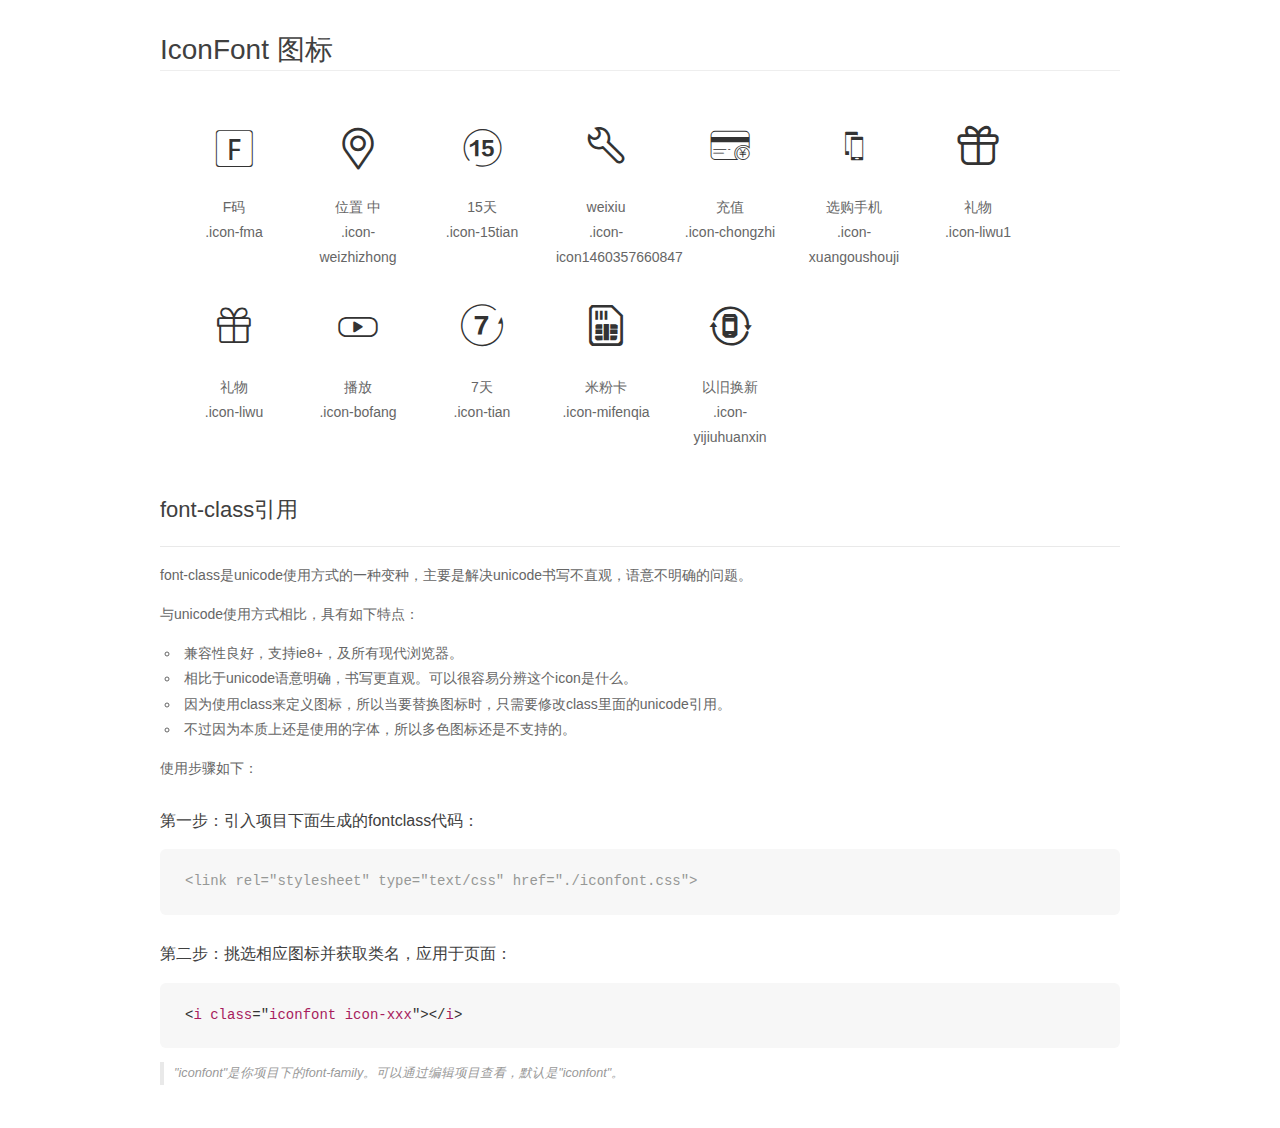
<file: iconfont/demo_fontclass.html>
<!DOCTYPE html>
<html>
<head>
    <meta charset="utf-8"/>
    <title>IconFont</title>
    <link rel="stylesheet" href="demo.css">
    <link rel="stylesheet" href="iconfont.css">
</head>
<body>
    <div class="main markdown">
        <h1>IconFont 图标</h1>
        <ul class="icon_lists clear">
            
                <li>
                <i class="icon iconfont icon-fma"></i>
                    <div class="name">F码</div>
                    <div class="fontclass">.icon-fma</div>
                </li>
            
                <li>
                <i class="icon iconfont icon-weizhizhong"></i>
                    <div class="name">位置 中</div>
                    <div class="fontclass">.icon-weizhizhong</div>
                </li>
            
                <li>
                <i class="icon iconfont icon-15tian"></i>
                    <div class="name">15天</div>
                    <div class="fontclass">.icon-15tian</div>
                </li>
            
                <li>
                <i class="icon iconfont icon-icon1460357660847"></i>
                    <div class="name">weixiu</div>
                    <div class="fontclass">.icon-icon1460357660847</div>
                </li>
            
                <li>
                <i class="icon iconfont icon-chongzhi"></i>
                    <div class="name">充值</div>
                    <div class="fontclass">.icon-chongzhi</div>
                </li>
            
                <li>
                <i class="icon iconfont icon-xuangoushouji"></i>
                    <div class="name">选购手机</div>
                    <div class="fontclass">.icon-xuangoushouji</div>
                </li>
            
                <li>
                <i class="icon iconfont icon-liwu1"></i>
                    <div class="name">礼物</div>
                    <div class="fontclass">.icon-liwu1</div>
                </li>
            
                <li>
                <i class="icon iconfont icon-liwu"></i>
                    <div class="name">礼物</div>
                    <div class="fontclass">.icon-liwu</div>
                </li>
            
                <li>
                <i class="icon iconfont icon-bofang"></i>
                    <div class="name">播放</div>
                    <div class="fontclass">.icon-bofang</div>
                </li>
            
                <li>
                <i class="icon iconfont icon-tian"></i>
                    <div class="name">7天</div>
                    <div class="fontclass">.icon-tian</div>
                </li>
            
                <li>
                <i class="icon iconfont icon-mifenqia"></i>
                    <div class="name">米粉卡</div>
                    <div class="fontclass">.icon-mifenqia</div>
                </li>
            
                <li>
                <i class="icon iconfont icon-yijiuhuanxin"></i>
                    <div class="name">以旧换新</div>
                    <div class="fontclass">.icon-yijiuhuanxin</div>
                </li>
            
        </ul>

        <h2 id="font-class-">font-class引用</h2>
        <hr>

        <p>font-class是unicode使用方式的一种变种，主要是解决unicode书写不直观，语意不明确的问题。</p>
        <p>与unicode使用方式相比，具有如下特点：</p>
        <ul>
        <li>兼容性良好，支持ie8+，及所有现代浏览器。</li>
        <li>相比于unicode语意明确，书写更直观。可以很容易分辨这个icon是什么。</li>
        <li>因为使用class来定义图标，所以当要替换图标时，只需要修改class里面的unicode引用。</li>
        <li>不过因为本质上还是使用的字体，所以多色图标还是不支持的。</li>
        </ul>
        <p>使用步骤如下：</p>
        <h3 id="-fontclass-">第一步：引入项目下面生成的fontclass代码：</h3>


        <pre><code class="lang-js hljs javascript"><span class="hljs-comment">&lt;link rel="stylesheet" type="text/css" href="./iconfont.css"&gt;</span></code></pre>
        <h3 id="-">第二步：挑选相应图标并获取类名，应用于页面：</h3>
        <pre><code class="lang-css hljs">&lt;<span class="hljs-selector-tag">i</span> <span class="hljs-selector-tag">class</span>="<span class="hljs-selector-tag">iconfont</span> <span class="hljs-selector-tag">icon-xxx</span>"&gt;&lt;/<span class="hljs-selector-tag">i</span>&gt;</code></pre>
        <blockquote>
        <p>"iconfont"是你项目下的font-family。可以通过编辑项目查看，默认是"iconfont"。</p>
        </blockquote>
    </div>
</body>
</html>
</file>
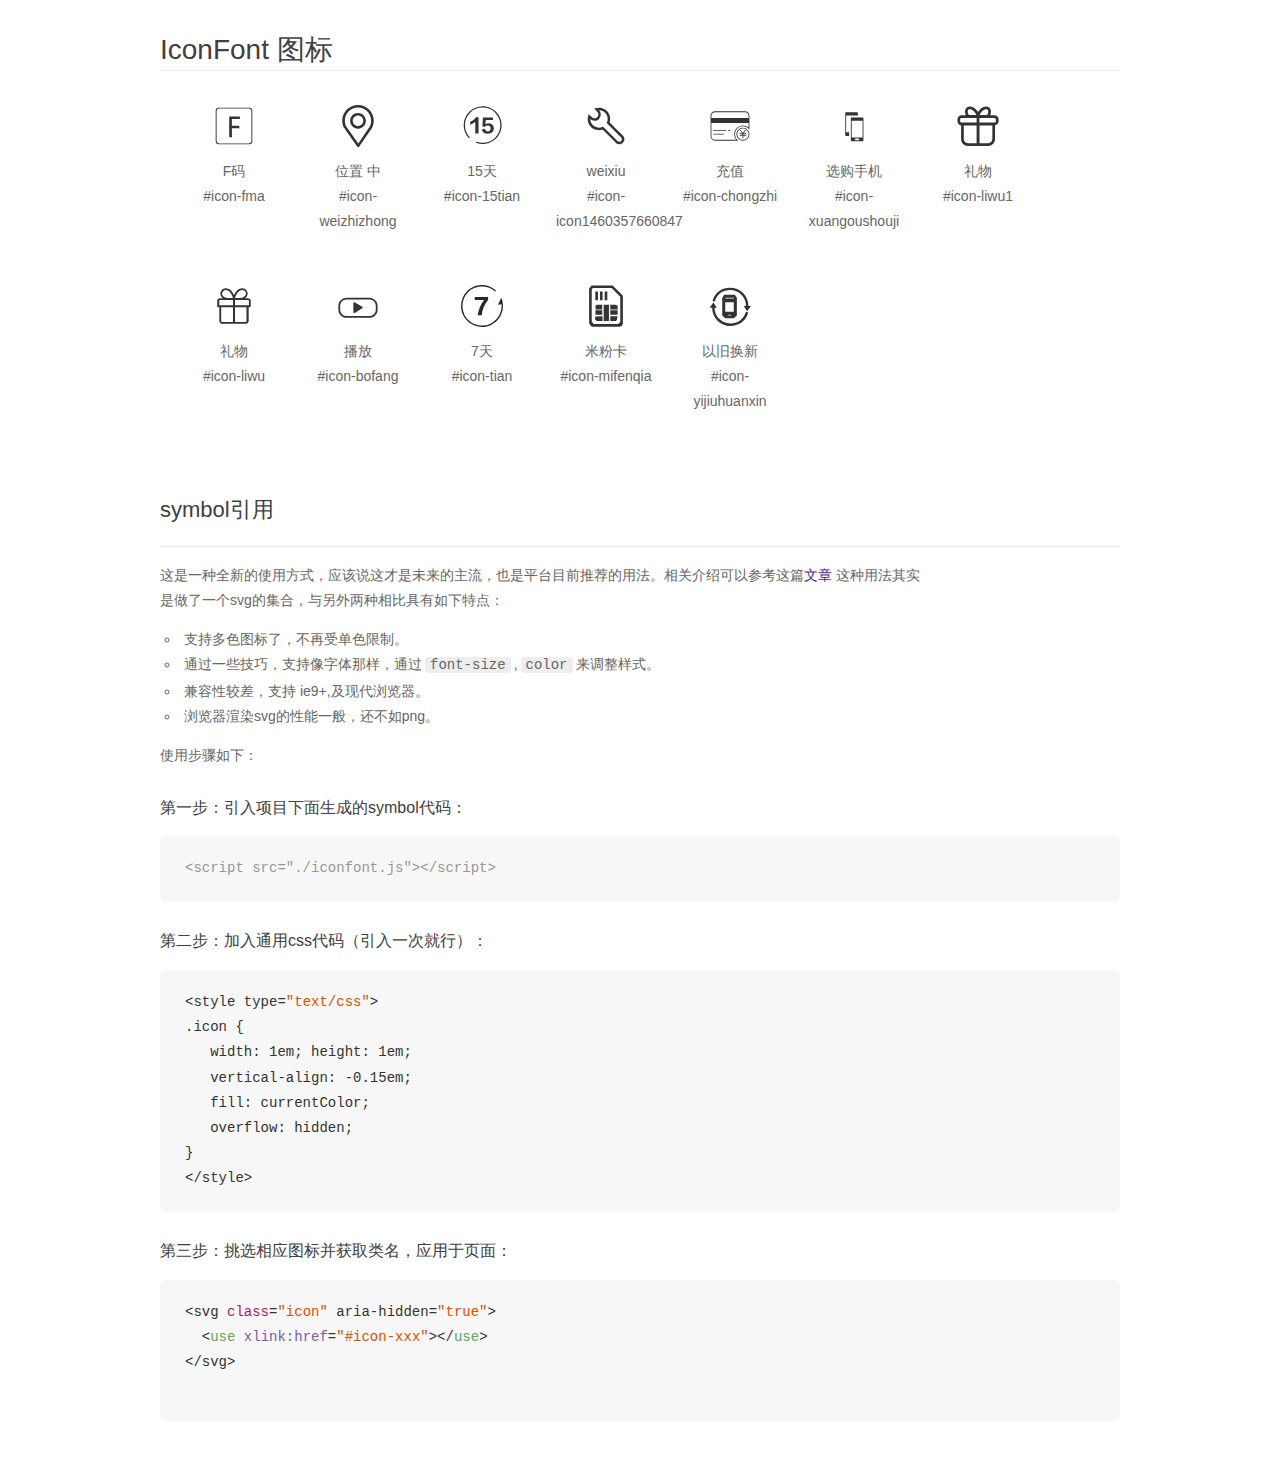
<file: iconfont/demo_symbol.html>
<!DOCTYPE html>
<html>
<head>
    <meta charset="utf-8"/>
    <title>IconFont</title>
    <link rel="stylesheet" href="demo.css">
    <script src="iconfont.js"></script>

    <style type="text/css">
        .icon {
          /* 通过设置 font-size 来改变图标大小 */
          width: 1em; height: 1em;
          /* 图标和文字相邻时，垂直对齐 */
          vertical-align: -0.15em;
          /* 通过设置 color 来改变 SVG 的颜色/fill */
          fill: currentColor;
          /* path 和 stroke 溢出 viewBox 部分在 IE 下会显示
             normalize.css 中也包含这行 */
          overflow: hidden;
        }

    </style>
</head>
<body>
    <div class="main markdown">
        <h1>IconFont 图标</h1>
        <ul class="icon_lists clear">
            
                <li>
                    <svg class="icon" aria-hidden="true">
                        <use xlink:href="#icon-fma"></use>
                    </svg>
                    <div class="name">F码</div>
                    <div class="fontclass">#icon-fma</div>
                </li>
            
                <li>
                    <svg class="icon" aria-hidden="true">
                        <use xlink:href="#icon-weizhizhong"></use>
                    </svg>
                    <div class="name">位置 中</div>
                    <div class="fontclass">#icon-weizhizhong</div>
                </li>
            
                <li>
                    <svg class="icon" aria-hidden="true">
                        <use xlink:href="#icon-15tian"></use>
                    </svg>
                    <div class="name">15天</div>
                    <div class="fontclass">#icon-15tian</div>
                </li>
            
                <li>
                    <svg class="icon" aria-hidden="true">
                        <use xlink:href="#icon-icon1460357660847"></use>
                    </svg>
                    <div class="name">weixiu</div>
                    <div class="fontclass">#icon-icon1460357660847</div>
                </li>
            
                <li>
                    <svg class="icon" aria-hidden="true">
                        <use xlink:href="#icon-chongzhi"></use>
                    </svg>
                    <div class="name">充值</div>
                    <div class="fontclass">#icon-chongzhi</div>
                </li>
            
                <li>
                    <svg class="icon" aria-hidden="true">
                        <use xlink:href="#icon-xuangoushouji"></use>
                    </svg>
                    <div class="name">选购手机</div>
                    <div class="fontclass">#icon-xuangoushouji</div>
                </li>
            
                <li>
                    <svg class="icon" aria-hidden="true">
                        <use xlink:href="#icon-liwu1"></use>
                    </svg>
                    <div class="name">礼物</div>
                    <div class="fontclass">#icon-liwu1</div>
                </li>
            
                <li>
                    <svg class="icon" aria-hidden="true">
                        <use xlink:href="#icon-liwu"></use>
                    </svg>
                    <div class="name">礼物</div>
                    <div class="fontclass">#icon-liwu</div>
                </li>
            
                <li>
                    <svg class="icon" aria-hidden="true">
                        <use xlink:href="#icon-bofang"></use>
                    </svg>
                    <div class="name">播放</div>
                    <div class="fontclass">#icon-bofang</div>
                </li>
            
                <li>
                    <svg class="icon" aria-hidden="true">
                        <use xlink:href="#icon-tian"></use>
                    </svg>
                    <div class="name">7天</div>
                    <div class="fontclass">#icon-tian</div>
                </li>
            
                <li>
                    <svg class="icon" aria-hidden="true">
                        <use xlink:href="#icon-mifenqia"></use>
                    </svg>
                    <div class="name">米粉卡</div>
                    <div class="fontclass">#icon-mifenqia</div>
                </li>
            
                <li>
                    <svg class="icon" aria-hidden="true">
                        <use xlink:href="#icon-yijiuhuanxin"></use>
                    </svg>
                    <div class="name">以旧换新</div>
                    <div class="fontclass">#icon-yijiuhuanxin</div>
                </li>
            
        </ul>


        <h2 id="symbol-">symbol引用</h2>
        <hr>

        <p>这是一种全新的使用方式，应该说这才是未来的主流，也是平台目前推荐的用法。相关介绍可以参考这篇<a href="">文章</a>
        这种用法其实是做了一个svg的集合，与另外两种相比具有如下特点：</p>
        <ul>
          <li>支持多色图标了，不再受单色限制。</li>
          <li>通过一些技巧，支持像字体那样，通过<code>font-size</code>,<code>color</code>来调整样式。</li>
          <li>兼容性较差，支持 ie9+,及现代浏览器。</li>
          <li>浏览器渲染svg的性能一般，还不如png。</li>
        </ul>
        <p>使用步骤如下：</p>
        <h3 id="-symbol-">第一步：引入项目下面生成的symbol代码：</h3>
        <pre><code class="lang-js hljs javascript"><span class="hljs-comment">&lt;script src="./iconfont.js"&gt;&lt;/script&gt;</span></code></pre>
        <h3 id="-css-">第二步：加入通用css代码（引入一次就行）：</h3>
        <pre><code class="lang-js hljs javascript">&lt;style type=<span class="hljs-string">"text/css"</span>&gt;
.icon {
   width: <span class="hljs-number">1</span>em; height: <span class="hljs-number">1</span>em;
   vertical-align: <span class="hljs-number">-0.15</span>em;
   fill: currentColor;
   overflow: hidden;
}
&lt;<span class="hljs-regexp">/style&gt;</span></code></pre>
        <h3 id="-">第三步：挑选相应图标并获取类名，应用于页面：</h3>
        <pre><code class="lang-js hljs javascript">&lt;svg <span class="hljs-class"><span class="hljs-keyword">class</span></span>=<span class="hljs-string">"icon"</span> aria-hidden=<span class="hljs-string">"true"</span>&gt;<span class="xml"><span class="hljs-tag">
  &lt;<span class="hljs-name">use</span> <span class="hljs-attr">xlink:href</span>=<span class="hljs-string">"#icon-xxx"</span>&gt;</span><span class="hljs-tag">&lt;/<span class="hljs-name">use</span>&gt;</span>
</span>&lt;<span class="hljs-regexp">/svg&gt;
        </span></code></pre>
    </div>
</body>
</html>
</file>
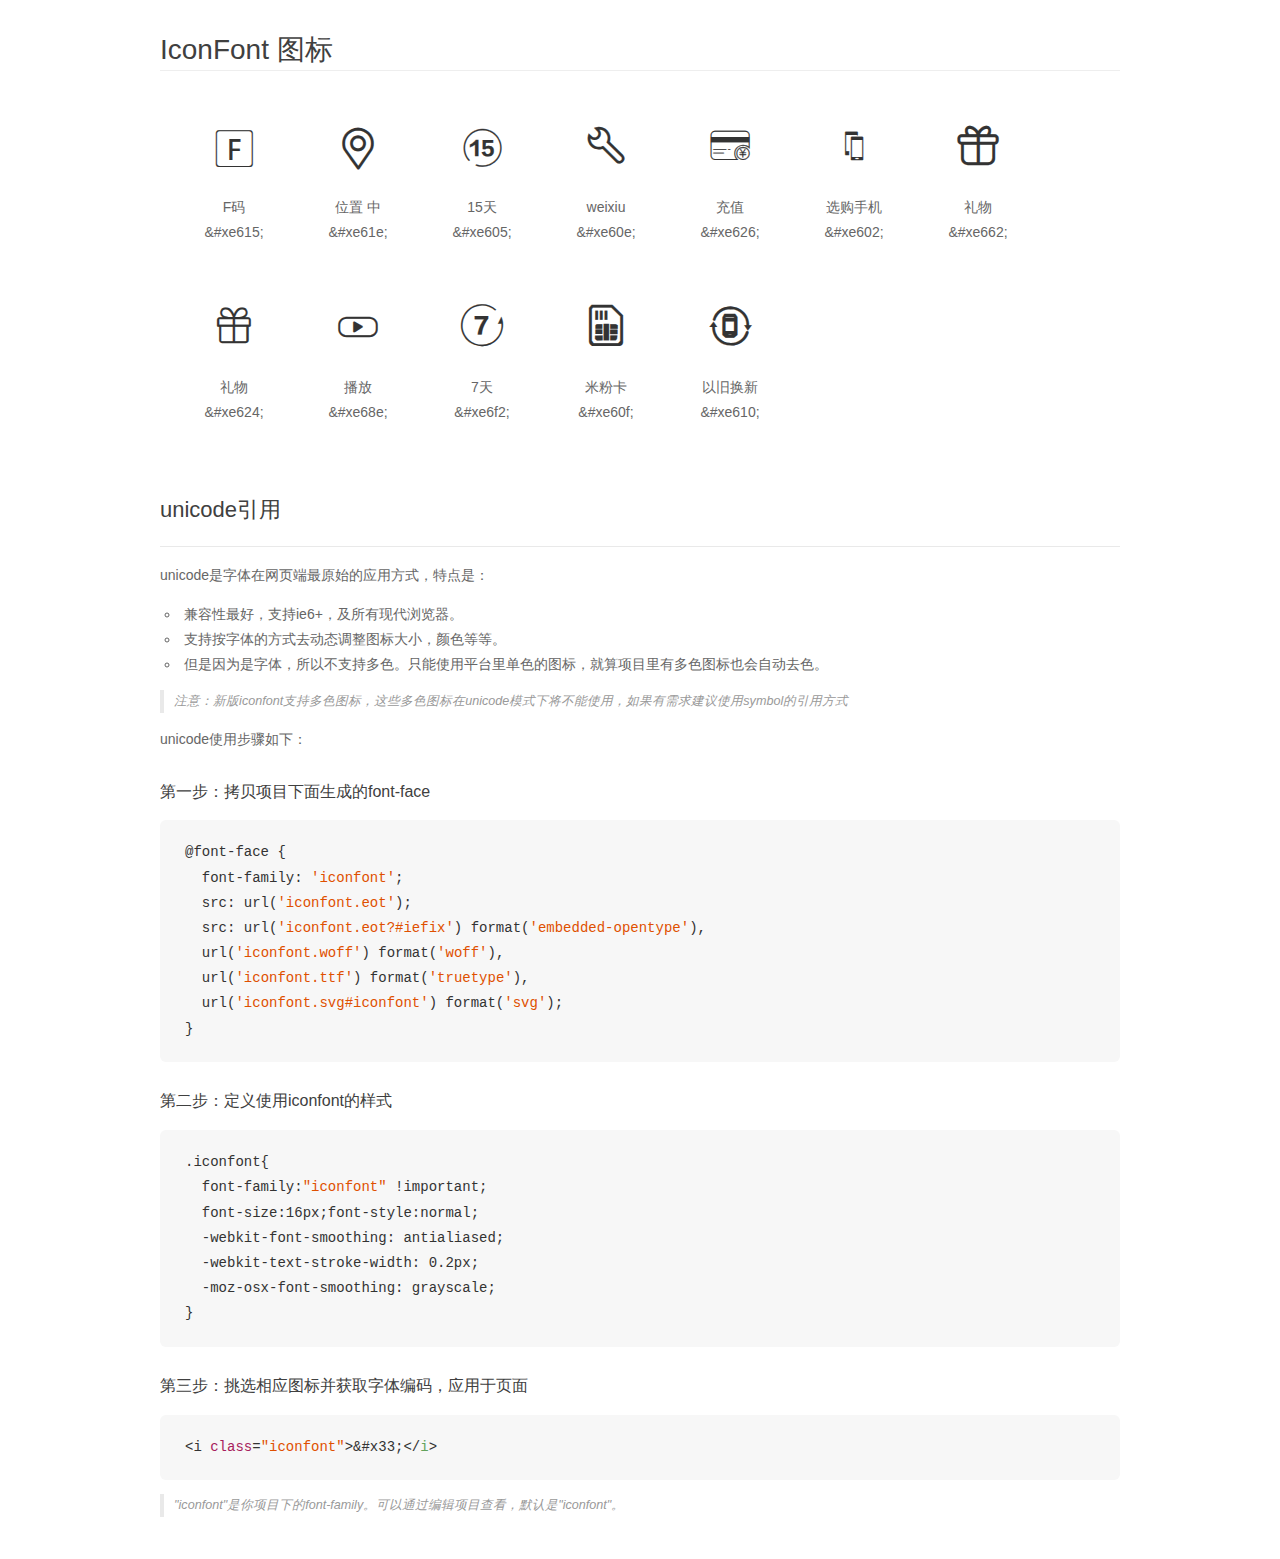
<file: iconfont/demo_unicode.html>
<!DOCTYPE html>
<html>
<head>
    <meta charset="utf-8"/>
    <title>IconFont</title>
    <link rel="stylesheet" href="demo.css">

    <style type="text/css">

        @font-face {font-family: "iconfont";
          src: url('iconfont.eot'); /* IE9*/
          src: url('iconfont.eot#iefix') format('embedded-opentype'), /* IE6-IE8 */
          url('iconfont.woff') format('woff'), /* chrome, firefox */
          url('iconfont.ttf') format('truetype'), /* chrome, firefox, opera, Safari, Android, iOS 4.2+*/
          url('iconfont.svg#iconfont') format('svg'); /* iOS 4.1- */
        }

        .iconfont {
          font-family:"iconfont" !important;
          font-size:16px;
          font-style:normal;
          -webkit-font-smoothing: antialiased;
          -webkit-text-stroke-width: 0.2px;
          -moz-osx-font-smoothing: grayscale;
        }

    </style>
</head>
<body>
    <div class="main markdown">
        <h1>IconFont 图标</h1>
        <ul class="icon_lists clear">
            
                <li>
                <i class="icon iconfont">&#xe615;</i>
                    <div class="name">F码</div>
                    <div class="code">&amp;#xe615;</div>
                </li>
            
                <li>
                <i class="icon iconfont">&#xe61e;</i>
                    <div class="name">位置 中</div>
                    <div class="code">&amp;#xe61e;</div>
                </li>
            
                <li>
                <i class="icon iconfont">&#xe605;</i>
                    <div class="name">15天</div>
                    <div class="code">&amp;#xe605;</div>
                </li>
            
                <li>
                <i class="icon iconfont">&#xe60e;</i>
                    <div class="name">weixiu</div>
                    <div class="code">&amp;#xe60e;</div>
                </li>
            
                <li>
                <i class="icon iconfont">&#xe626;</i>
                    <div class="name">充值</div>
                    <div class="code">&amp;#xe626;</div>
                </li>
            
                <li>
                <i class="icon iconfont">&#xe602;</i>
                    <div class="name">选购手机</div>
                    <div class="code">&amp;#xe602;</div>
                </li>
            
                <li>
                <i class="icon iconfont">&#xe662;</i>
                    <div class="name">礼物</div>
                    <div class="code">&amp;#xe662;</div>
                </li>
            
                <li>
                <i class="icon iconfont">&#xe624;</i>
                    <div class="name">礼物</div>
                    <div class="code">&amp;#xe624;</div>
                </li>
            
                <li>
                <i class="icon iconfont">&#xe68e;</i>
                    <div class="name">播放</div>
                    <div class="code">&amp;#xe68e;</div>
                </li>
            
                <li>
                <i class="icon iconfont">&#xe6f2;</i>
                    <div class="name">7天</div>
                    <div class="code">&amp;#xe6f2;</div>
                </li>
            
                <li>
                <i class="icon iconfont">&#xe60f;</i>
                    <div class="name">米粉卡</div>
                    <div class="code">&amp;#xe60f;</div>
                </li>
            
                <li>
                <i class="icon iconfont">&#xe610;</i>
                    <div class="name">以旧换新</div>
                    <div class="code">&amp;#xe610;</div>
                </li>
            
        </ul>
        <h2 id="unicode-">unicode引用</h2>
        <hr>

        <p>unicode是字体在网页端最原始的应用方式，特点是：</p>
        <ul>
        <li>兼容性最好，支持ie6+，及所有现代浏览器。</li>
        <li>支持按字体的方式去动态调整图标大小，颜色等等。</li>
        <li>但是因为是字体，所以不支持多色。只能使用平台里单色的图标，就算项目里有多色图标也会自动去色。</li>
        </ul>
        <blockquote>
        <p>注意：新版iconfont支持多色图标，这些多色图标在unicode模式下将不能使用，如果有需求建议使用symbol的引用方式</p>
        </blockquote>
        <p>unicode使用步骤如下：</p>
        <h3 id="-font-face">第一步：拷贝项目下面生成的font-face</h3>
        <pre><code class="lang-js hljs javascript">@font-face {
  font-family: <span class="hljs-string">'iconfont'</span>;
  src: url(<span class="hljs-string">'iconfont.eot'</span>);
  src: url(<span class="hljs-string">'iconfont.eot?#iefix'</span>) format(<span class="hljs-string">'embedded-opentype'</span>),
  url(<span class="hljs-string">'iconfont.woff'</span>) format(<span class="hljs-string">'woff'</span>),
  url(<span class="hljs-string">'iconfont.ttf'</span>) format(<span class="hljs-string">'truetype'</span>),
  url(<span class="hljs-string">'iconfont.svg#iconfont'</span>) format(<span class="hljs-string">'svg'</span>);
}
</code></pre>
        <h3 id="-iconfont-">第二步：定义使用iconfont的样式</h3>
        <pre><code class="lang-js hljs javascript">.iconfont{
  font-family:<span class="hljs-string">"iconfont"</span> !important;
  font-size:<span class="hljs-number">16</span>px;font-style:normal;
  -webkit-font-smoothing: antialiased;
  -webkit-text-stroke-width: <span class="hljs-number">0.2</span>px;
  -moz-osx-font-smoothing: grayscale;
}
</code></pre>
        <h3 id="-">第三步：挑选相应图标并获取字体编码，应用于页面</h3>
        <pre><code class="lang-js hljs javascript">&lt;i <span class="hljs-class"><span class="hljs-keyword">class</span></span>=<span class="hljs-string">"iconfont"</span>&gt;&amp;#x33;<span class="xml"><span class="hljs-tag">&lt;/<span class="hljs-name">i</span>&gt;</span></span></code></pre>

        <blockquote>
        <p>"iconfont"是你项目下的font-family。可以通过编辑项目查看，默认是"iconfont"。</p>
        </blockquote>
    </div>


</body>
</html>
</file>
<file: css/index.css>
/*
* @Author: Administrator
* @Date:   2017-09-26 13:07:22
* @Last Modified by:   Administrator
* @Last Modified time: 2017-11-12 19:47:04
*/
/* *{
	margin: 0;
	padding: 0;
	list-style: none;
}
a{
	text-decoration: none;
} */
@import url('base.css');
.xinpin{
	width: 1226px;
	height: 170px;
	background: red;
	margin: 0 auto;
}
.ming{
	width: 1226px;
	height: 85px;
	background: #ffffff;
	margin:0 auto;
}
.ming1{
	width: 150px;
	height: 41px;
	font-size: 20px;
	/* margin-left: 70px; */
	margin-top: 44px;
	float: left;
}
.anniu{
	width: 71px;
	height: 24px;
	background: #fff;
	float: right;
	margin-top: 50px;
	text-align: center;
	line-height: 20px;
	font-size: 20px;
}
.anniuzuo{
	display: block;
	width: 50%;
	height: 24px;
	float: left;
	box-sizing: border-box;
	border: 1px solid #e0e0e0;
	color: #B0BAC9;
	border-right: none;
}
.anniuyou{
	display: block;
	width: 50%;
	height: 24px;
	float: right;
	box-sizing: border-box;
	border: 1px solid #e0e0e0;
	color: #B0BAC9;
}
.anniu .color{
	color: #E0E0E0;
}
.anniu .color1:hover{
	color: #FE6709;
}
.box{
	width: 1226px;
	height: 340px;
	background: #ffffff;
	margin: 0 auto;
	overflow: hidden;
	position: relative;
}
.box .bigbox{
	height: 340px;
	font-size: 0;
	white-space: nowrap;
	position: absolute;
	left: 0;
}
.s-box{
	width: 234px;
	height: 339px;
	background: #fafafa;
	margin-right: 14px;
	display: inline-block;
}
.s-box1{
	display: block;
	width: 170px;
	height: 157px;
	margin: 0 auto;
	margin-top: 43px;
}
.s-box1 .img{
	display: block;
	width: 100%;
	height: 100%;
}
.word{
	width: 234px;
	height: 108px;
    margin-left: 0;
    margin-top: 31px;
    background: #fafafa;
}
.word1{
	display: block;
	font-size: 12px;
	color: #212121;
	text-align: center;
	margin-top: 0;
}
.word2{
	font-size: 12px;
	color: #b0b0b0;
	text-align: center;
	margin-top: 11px;
}
.word3{
	font-size: 12px;
	color: #ff6709;
	margin-top: 20px;
	text-align: center;
}
.box .s-box:first-child,
.box .s-box:nth-child(6){
	border-top: 1px solid #ffac13;
}
.box .s-box:nth-child(2),
.box .s-box:nth-child(7){
	border-top: 1px solid #83c44e;
}
.box .s-box:nth-child(3),
.box .s-box:nth-child(8){
	border-top: 1px solid #2196f3;
}
.box .s-box:nth-child(4),
.box .s-box:nth-child(9){
	border-top: 1px solid #e53935;
}
.box .s-box:nth-child(5),
.box .s-box:nth-child(10){
	border-top: 1px solid #00c0a5;
}
/* 明星单品结束 */
/* 家电开始 */
a.jiadianflag{
	color:#ff6700;
	padding-bottom:4px;
	border-bottom:2px solid #ff6700;
}
.jiadian{
	width: 100%;
	height: 656px;
	background: #f5f5f5;
	margin-top: 40px;
	padding-top: 77px;
}
.head{
	width: 1226px;
	height: 41px;
	background: #f5f5f5;
	margin: 0 auto;
/* 	margin-top: 77px; */
}
.head-left{
	width: 150px;
	height: 41px;
	float: left;
	font-size: 20px;
}
.head-right{
	width: 251px;
	height: 37px;
	background: #f5f5f5;
	float: right;
	margin-top: 4px;
}
.head-right1{
	font-size: 16px;
	float: left;
	margin-right: 30px;
	display: inline-block;
	color: #424242;
}
/* .head-right1:hover{
	color: #ff6700;
	padding-bottom: 4px;
	border-bottom: 2px solid #ff6700;
} */
.head-right2{
	margin-right: 0px;
}
.content{
	width: 1226px;
	height: 614px;
	background: #f5f5f5;
	margin: 0 auto;
}
.content-left{
	width: 234px;
	height: 614px;
	background: #f5f5f5;
	float: left;
	display: block;
	transition: 0.5s;
}
.content-left:hover{
	box-shadow: 0px 11px 25px 3px rgba(0, 0, 0, 0.05);
	transform: translateY(-2px);
}
.content-left .img{
	width: 100%;
	height: 100%;
	display: block;
}
.content-right{
	width: 978px;
	height: 614px;
	background: #f5f5f5;
	float: right;
}
#content-right2,
#content-right3,
#content-right4{
    display: none;
}
.youhui{
	width: 64px;
	height: 20px;
	background: red;
	margin: 0 auto;
	font-size: 12px;
	text-align: center;
	line-height: 20px;
	color: #ffffff;
}
.youhui1{
	background: #83c44e;
}
.youhui2{
	background: #ffffff;
}
.list{
	width: 234px;
	height: 300px;
	background: #ffffff;
	float: left;
	margin-right: 14px;
	margin-bottom: 14px;
	position: relative;
	overflow: hidden;
	transition: all 0.3s;
}
.list:hover{
	box-shadow: 0px 11px 25px 3px rgba(0, 0, 0, 0.08);
	transform: translateY(-2px);
}
.content-right .list:nth-child(4),.content-right .list:nth-child(8){
	margin-right: 0;
}
.content-right .list:nth-child(5),.content-right .list:nth-child(6),.content-right .list:nth-child(7),.content-right .list:nth-child(8){
	margin-bottom: 0;
}
.tanchu{
	display: block;
	width: 234px;
	height: 76px;
	position: absolute;
    bottom: -76px;
    background: #ff6700;
    transition: all 0.3s;
}
.tanchu-top{
	position: absolute;
	bottom: -42px;
	display: block;
	width: 174px;
    font-size: 12px;
    line-height: 18px;
    margin-left: 30px;
    transition: all 0.3s;
    color: #ffffff;
}
.tanchu-bot{
	position: absolute;
	bottom: -66px;
	display: block;
	width: 174px;
    font-size: 12px;
    margin-left: 30px;
    transition: all 0.3s;
    color: #ffc299;
}
.list:hover .tanchu{
	transform: translateY(-76px);
}
.list:hover .tanchu-top{
	transform: translateY(-76px);
}
.list:hover .tanchu-bot{
	transform: translateY(-76px);
}
.kuang{
	width: 184px;
	height: 122px;
	margin: 0 auto;
	margin-top: 30px;
	display: block;
}
.kuang img{
	width: 100%;
	height: 100%;
	display: block;
}
.shuoming{
	width: 214px;
	height: 76px;
	margin: 0 auto;
	margin-top: 34px;
	font-size: 12px;
	text-align: center;
}
.shuoming1{
	color: #333333;
	display: block;
}
.shuoming2{
	color: #b7b0c1;
	margin-top: 8px;
}
.shuoming3{
	width: 94px;
	height: 13px;
	margin: 0 auto;
	margin-top: 18px;
	color: #ff7e00;
}
.shuoming3-left{
	float: left;
	color: #ff7e00;
}
.shuoming3-right{
	color: #b0b0b0;
	text-decoration:line-through;
    float: right;
}

.last1{
	width: 100%;
	height: 99px;
	background: #ffffff;
	padding-top: 44px;
	transition: all 0.3s;

}
.last1:hover{
	box-shadow: 0px 11px 25px 3px rgba(0, 0, 0, 0.08);
	transform: translateY(-2px);
}
.last2{
	width: 100%;
	background: #ffffff;
	height: 87px;
	padding-top: 56px;
	margin-top: 14px;
	transition: all 0.3s;
}
.last2:hover{
	box-shadow: 0px 11px 25px 3px rgba(0, 0, 0, 0.08);
	transform: translateY(-2px);
}
.last2-1{
	width: 78px;
	height: 43px;
	margin-left: 30px;
	float: left;
}
.last2-2{
	display: block;
	width: 110px;
	height: 99px;
	/* background: green; */
	float: right;
	margin-top: -12px;
}
.listgai{
	width: 234px;
	height: 300px;
	background: #f5f5f5;
	margin-right: 14px;
	margin-bottom: 14px;
	position: relative;
	overflow: hidden;
}
/* .list1{
	background: #f5f5f5;
} */
.last1-1{
	width: 78px;
	height: 43px;
	margin-left: 30px;
	float: left;
}
.last1-11{
	display: block;
	color: #333333;
	font-size: 12px;
}
.last1-12{
	color: #ff6700;
	font-size: 10px;
	margin-top: 5px;
}
.last1-2{
	display: block;
	width: 110px;
	height: 99px;
	/* background: green; */
	float: right;
}
.last2-11{
	font-size: 18px;
	display: block;
	color: #333333;
}
.last2-12{
	color: #757575;
	font-size: 10px;
	margin-top: 5px;
}
/* 家电结束 */
/* 智能开始 */
.zhineng{
	width: 100%;
	height: 655px;
	background: #f5f5f5;
	padding-top: 40px;
}
.zhineng-s{
	margin-right: 0;
}
.zhineng1{
	width: 234px;
	height: 300px;

}
.zhineng2{
    background: #2196f3;
}
.zhineng3{
	width: 297px;
	height:38px;
	float: right;
}
#zhineng_main2,
#zhineng_main3,
#zhineng_main4,
#zhineng_main5{
	display: none;
}
/* 智能结束 */
/* 标题开始 */
.nav{
	width: 100%;
	height: 40px;
	background: #333333;
}
.navs{
	width: 1226px;
	height: 100%;
	background: #333333;
	margin: 0 auto;
}
.navs-left{
	height: 100%;
	width: 771px;
	background: #333333;
	float: left;
}
.navs-left li{
	float: left;
	margin-top: 14px;
	padding: 0 8px;
	font-size: 12px;
	border-right: 1px solid #b0b0b0;
}
.navs-left li a{
	color: #b0b0b0;
}
.navs-left li a:hover{
	color: #ffffff;
}
.navs-left li:first-child{
	padding-left: 0;
}
.navs-left li:nth-child(11){
	border: none;
}
.navs-right{
	height: 100%;
	width: 279px;
	background: #333333;
	float: right;
}
.navs-right li{
	float: left;
	margin-top: 14px;
	padding: 0 8px;
	font-size: 12px;
	border-right: 1px solid #b0b0b0;
}
.navs-right li a{
	color: #b0b0b0;
}
.navs-right li a:hover{
	color: #ffffff;
}
.navs-right li:nth-child(3){
	border: none;
}
.shopcar{
	width: 120px;
	height: 40px;
	background: #424242;
	float: right;
	z-index:200;
	position: relative;
}
.gouwuche{
	width: 20px;
	height: 14px;
	margin-left: 16px;
	background: red;
	margin-top: 14px;
	float: left;
	background: url('../img/che1.png')
}
.gouwuzi{
    font-size: 12px;
    margin-left: 4px;
    margin-top: 12px;
    color: #b0b0b0;
    float: left;
}
.shopcar:hover{
	background: #ffffff;
}
.shopcar:hover .gouwuzi{
	color: #ff6700;
}
.shopcar:hover .gouwuche{
	background: url('../img/che2.png');
}
.popup_shop{
	position: absolute;
	top: 40px;
	right: 0;
    z-index: 31;
    width: 316px;
	padding-top: 15px;
	height:85px;
    padding-top: 15px;
    display: none;
    color: #424242;
    background: #fff;
    box-shadow: 0 2px 10px rgba(0,0,0,0.15);
    overflow: hidden;
}
.popup_shop p{
	margin: 5px 20px 20px;
    text-align: center;
    line-height: 20px;
    padding: 20px 0;
    color: #424242;
    font-size: 12px;
}
/* 标题结束 */
/* 导航栏开始 */
.header{
	width: 1226px;
	height: 100px;
	background: #ffffff;
	box-sizing: border-box;
	/*padding-left: 61.5px;*/
	margin: 0 auto;
	position: relative;
}
.header-left{
	display: block;
	width: 55px;
	height: 55px;
	position: absolute;
	top: 22px;
	left:0;
	z-index:100;
}
.header-left .img{
	width: 100%;
	height: 100%;
	display: block;
}
.header-center{
	width: 634px;
	height: 100px;
	/*background: #ffffff;*/
	float: left;
	margin-left: 244px;
	margin-top: 0;
	border:none;
	/* position: relative; */
}
.header-centers{
	float: left;
	font-size: 16px;
	height: 100px;
	line-height: 100px;
	padding-right: 20px;
	 margin-top: 0;
	border:none;
	color: #333333;
}
.header-center li:last-child{
	padding-right: 0;
}
.header-center li a{
	color: #333333;
}
.header-center li a:hover{
	color: #ff6700;
}
.nav_popupbox{
	width: 1226px;
	box-sizing: border-box;
	position: absolute;
	top: 0;
	left: 0;
	z-index: 24;
	height: 100px;
	/*transition: .2s;*/
	/*display: none;*/
	overflow: hidden;
}
.nav_popup{
	position: absolute;
	left:0;
	top:100px;
	border-top: 1px solid #e0e0e0;
	background: #fff;
	width: 1226px;
	height:229px;
	display: none;
}
.nav_popup:first-child{
	display: block;
}
.nav_popup li{
	position: relative;
    float: left;
    width: 180px;
    padding: 35px 12px 0;
    text-align: center;
    font-size: 12px;
    margin: 0;
}
.nav_popup1{
	display: block;
	width: 160px;
    height: 110px;
    margin: 0px auto 16px;
    text-align: center;
}
.nav_popup li a img{
	display: block;
	width: 160px;
    height: 110px;
}
.nav_popup2{
    color: #333;
    line-height: 20px;
}
.nav_popup3{
	color: #ff6700;
}
.nav_popup4{
	position: absolute;
    top: -1px;
    left: 0;
    z-index: 1;
    width: 100%;
    font-size: 12px;
    text-align: center;
}
.nav_popup4-1{
	display: inline-block;
    height: 18px;
    padding: 1px 20px;
    border: 1px solid #ff6700;
    color: #ff6700;
}

.header-right{
	width: 296px;
	height: 50px;
	margin-top: 25px;
	margin-left: 52px;
	float: right;
	background: gold;
	position: relative;
	z-index:100;
}
.sousuokuang{
	width: 235px;
	height: 48px;
	float: left;
	background: #ffffff;
	border: 1px solid #e0e0e0;
	padding-left: 8px;
	transition: 0.5s;
}
.sousuokuang:focus{
	outline: none;
	border: 1px solid #ff6700;
}
.sousuokuang-left{
	width: 65px;
	height: 18px;
	background: #eeeeee;
	float: left;
	font-size: 12px;
	text-align: center;
	color: #666;
	position: absolute;
	top: 15px;
	left: 66px;
}
.sousuokuang-left:hover{
	color: white;
	background: #ff6700;
}
.sousuokuang-right{
	width: 97px;
	height: 18px;
	background: #eeeeee;
	float: left;
	font-size: 12px;
	color: #666;
	text-align: center;
	position: absolute;
    top: 15px;
	left: 136px;
}
.sousuokuang-right:hover{
	color: white;
	background: #ff6700;
}
.fangdajing{
	display: block;
	width: 50px;
	height: 48px;
	background: #ffffff;
	border: 1px solid #e0e0e0;
	float: right;
	border-left: none;
	transition: 0.5s;
}
.fangdajing-1{
	width: 17px;
	height: 18px;
	margin: 0 auto;
	margin-top: 16px;
	background: url('../img/sousuo.png');
	transition: 0.5s;
}
.fangdajing:hover{
	background: #ff6700;
}
.fangdajing:hover .fangdajing-1{
    background: url('../img/sousuo1.png');
}
.fangdajing img{
	width: 100%;
	height: 100%;
	display: block;
}
/* 导航栏结束 */
/* 热评产品开始 */
.hot{
	width: 100%;
	height: 495px;
	background: #f5f5f5;
}
.hot-top{
	width: 1226px;
	height: 40px;
	margin: 0 auto;
	padding-top: 40px;
}
.hot-top1{
	width: 103px;
	height: 40px;
    font-size:22px; 
    color: #333333;
}
.hot-bot{
	width: 1226px;
	height: 415px;
	margin: 0 auto;
}
.pinlun li{
	width: 296px;
	height: 415px;
	margin-right: 14px;
	float: left;
	background: #ffffff;
	transition: all 0.3s;
}
.pinlun li:hover{
	box-shadow: 0px 11px 25px 3px rgba(0, 0, 0, 0.08);
	transform: translateY(-2px);
}
.pinlun li:last-child{
	margin-right: 0;
}
.pinlun1{
	width: 296px;
	height: 220px;
	display: block
}
.pinlun1 img{
	width: 100%;
	height: 100%;
	display: block;
}
.pinlun2{
	width: 237px;
	height: 85px;
	font-size: 12px;
	margin-top: 22px;
	margin-left: 30px;
	display: block;
	line-height: 24px;
    color: #333333;
}
.pinlun3{
    margin-top: 18px;
	margin-left: 30px;
	font-size: 12px;
	color: #b7b0c1;
}
.pinlun4{
	width: 267px;
	height: 14px;
	margin-left: 30px;
	margin-top: 16px;
}
.pinlun4-left{
	font-size: 12px;
	color: #333333;
	display: inline-block;
	float: left;
	padding-right: 10px;
	border-right: 1px solid #e0e0e0;
	line-height: 12px;
}
.pinlun4-right{
	padding-left: 10px;
	font-size: 12px;
	color: #ff6700;
	line-height: 12px;
	float: left;
}
/* 热评产品结束 */
/* 内容开始 */
.neirong{
	width: 1226px;
	height: 420px;
	background: #f5f5f5;
	margin: 0 auto;	
}
.neirong>li{
	width: 296px;
	height: 411px;
	background: white;
	margin-right: 14px;
	float: left;
	transition:all 0.3s;
	position: relative;
	overflow: hidden;
}
.neirong>li:hover{
	transform: translateY(-2px);
	box-shadow: 0px 11px 25px 3px rgba(0, 0, 0, 0.08);
}
.neirong>li:first-child{
	border-top: 1px solid #ffac13;
}
.neirong>li:nth-child(2){
	border-top: 1px solid #83c44e;
}
.neirong>li:nth-child(3){
	border-top: 1px solid #e53935;
}
.neirong>li:nth-child(4){
	margin-right: 0;
	border-top: 1px solid #2196f3;
}
.neirong1{
	font-size: 16px;
	width: 236px;
	margin: 0 auto;
	height: 16px;
	color: #ffac13;
	margin-top: 50px;
	text-align: center;
}
.neirong2{
	font-size: 20px;
	width: 236px;
	height: 20px;
	margin: 0 auto;
	color: #333333;
	text-align: center;
	display: block;
}
.neirong3{
	font-size: 12px;
	display: block;
	width: 192px;
	height: 32px;
	margin: 0 auto;
	margin-top: 10px;
	text-align: center;
	line-height: 20px;
	color: #b0b0b0;
}
.neirong4{
	font-size: 12px;
	display: block;
	width: 192px;
	height: 12px;
	margin: 0 auto;
	margin-top: 19px;
	text-align: center;
	color: #333333;
}
.neirong5{
	display: block;
	width: 226px;
	height: 174px;
	margin: 0 auto;
	margin-top: 16px;
	background: black;
}
.neirong5 .img{
	width: 100%;
	height: 100%;
	display: block;
}
.neirong6{
	width: 100%;
	height: 6px;
	justify-content: space-between;
}
.cons{
	width: 888px;
	position: absolute;
	left: 0;
	top: 90px;
	/* z-index: -1; */
}
.cons1{
	width:1184px;
}
.cons::before{
	content: "";
	display: table;
}
.cons::after{
	content: "";
	display: table;
	clear: both;
}
.cons-on{
	width: 296px;
	float: left;
	display: list-item;
}
.con .biger{
	border: 2px solid #ff6700;
	background: #fff;
}
.biger:hover{
	background: #fff!important;
}
.con{
	position: absolute;
	bottom: 25px;
	height: 10px;
	left: 0;
	right: 0;
	margin: auto;
	display: flex;
	justify-content: space-between;
	align-items: center;
	
}
.con li{
	width: 10px;
	height: 10px;
	position: relative;
	transition: 0.5s;
}
.dian{
	width: 6px;
	height: 6px;
	background: #b0b0b0;
	border-radius: 50%;
	cursor: pointer;
	position: absolute;
	left: 0;
	right: 0;
	top: 0;
	bottom: 0;
	margin: auto;
}
.neirong6{
	width: 74px;
}
.neirong7{
	width: 108px;
}
.dian:hover{
	background: #ff6700;
	/* border: 1px solid #ff6700; */
}
.neirong-left{
	display: block;
	width: 20px;
	height: 48px;
	position: absolute;
	left: 0;
	top: 0px;
	bottom: 0;
	margin-bottom: auto;
	margin-top: auto;
	background: rgba(0, 0, 0, 0);
	display: inline-block;
	float: left;
	color: #fbfbfb;
	font-size: 28px;
	line-height: 42px;
	text-align: center;
	cursor: pointer;
	z-index: 10;
}
.neirong-right{
	display: block;
	width: 20px;
	height: 48px;
	position: absolute;
	right: 0;
	top: 0px;
	bottom: 0;
	margin-bottom: auto;
	margin-top: auto;
	background: rgba(0, 0, 0, 0);
	display: inline-block;
	float: left;
	color: #fbfbfb;
	font-size: 28px;
	line-height: 42px;
	text-align: center;
	cursor: pointer;
	z-index: 10;
}
.neirong li:hover .neirong-left{
	background: #d9d9d9;
}
.neirong li:hover .neirong-right{
	background: #d9d9d9;
}
.neirong li .neirong-left:hover{
	background: #8d8d8d;
}
.neirong li .neirong-right:hover{
	background: #8d8d8d;
}
.neironggai1{
	color: #83c44e;
}
.neironggai2{
	color: #e53935;
}
.neironggai3{
	color: #21a3f6;
}
/* 内容结束 */
/* banner开始 */
.banner{
	width: 1226px;
	height: 460px;
	margin: 0 auto;
	background: black;
	position: relative;
}
.bannerleft{
	width: 234px;
	height: 460px;
	background: rgba(1, 1, 1, 0.5);
	position: absolute;
	left: 0;
	top: 0;
	z-index: 10;
}
.bannerleft-list{
	width: 234px;
	height: 418px;
    margin-top: 20px;
    background: rgba(0, 0, 0, 0);
}
.bannerleft-list>li{
	width: 234px;
	height: 42px;
	cursor: pointer;
	background: rgba(1, 1, 1, 0);
	position: relative;
}
.popup{
	/* background: yellow; */
	height: 460px;
	position: absolute;
	left: 234px;
	top: 0;
	display: none;
	z-index: 10;
	box-shadow: 3px 0px 1px 0px #e0e0e0;
}
.popup1{
	height: 100%;
	display: flex;

}
.popup::after{
	content: "";
	display: block;
	width: 0;
	height: 0;
	line-height: 0;
	clear: both;
}
.popup_on{
	width: calc(992px / 4);
	height: 100%;
	box-sizing: border-box;
	background: #fff;
	float: left;
}
.popup_list{
    height: calc(100% / 6);
    position: relative;
    width: 100%;
    float: left;
    /* height: 76px; */
}
.popup_listLeft{
	display: block;
    padding: 18px 20px;
    line-height: 40px;
    color: #333;
    transition: all .2s;
    float: left;
}

.popup_listLeft img{
	display: block;
	width: 40px;
	height: 40px;
	margin-right: 12px;
    vertical-align: middle;
    float: left;
}
.popup_listLeft span{
	float: left;
	line-height: 40px;
	font-size: 14px;
	color: #333;
	transition: 0.5s;
}
.popup_listLeft:hover span{
	color: #ff6700;
}
.xuangou{
	position: absolute;
    right: 10px;
    top: 26px;
    width: 58px;
    height: 22px;
    line-height: 22px;
    border: 1px solid #ff6700;
    background: #fff;
    color: #ff6700;
    font-size: 12px;
    text-align: center;
    transition: 0.5s;
    float: right;
}
.xuangou:hover{
	color: #fff;
	background: #ff6700; 
}




.bannerleft-list>li:hover{
	background: #ff6700;
}
.bannerleft-list1{
	font-size: 14px;
	color: #ffffd8;
	margin-left: 31px;
	margin-top: 12px;
	float: left;
}
.bannerleft-list2{
	font-size: 14px;
	color: #a0a1a1;
	margin-right: 23px;
	margin-top: 12px;
	float: right;
}
.banner-pic{
	width: 1226px;
	height: 460px;
}
.banner-pic li{
	width: 1226px;
	height: 460px;
	position: absolute;
	top: 0;
	display: none;
}
.banner-pic .banner-pics{
	display: block;
}
.banner-pic li:first-child{
	opacity:1;
	z-index: 5;
}
.banner-pic li a{
	width: 1226px;
	height: 460px;
	/* position: absolute;
	top: 0; */
}
.bannerhand-left{
	display: block;
	width: 41px;
	height: 69px;
	font-size: 30px;
	color: #9f9fa1;
	background: rgba(0, 0, 0, 0);
	text-align: center;
	line-height: 60px;
	position: absolute;
	top: 0;
	bottom: 0;
	margin-bottom: auto;
	margin-top: auto;
	left: 234px;
	cursor: pointer;
	z-index: 8;
}
.bannerhand-left:hover{
	background: rgba(1, 1, 1, 0.5);
}
.bannerhand-right{
	width: 41px;
	height: 69px;
	font-size: 30px;
	color: #9f9fa1;
	background: rgba(0, 0, 0, 0);
	line-height: 60px;
	text-align: center;
	position: absolute;
	top: 0;
	bottom: 0;
	margin-bottom: auto;
	margin-top: auto;
	right: 0;
	cursor: pointer;
	z-index: 8;
}
.bannerhand-right:hover{
	background: rgba(1, 1, 1, 0.5);
}
.circle{
	width: 130px;
	height: 10px;
	background:rgba(0,0,0,0);
	position: absolute;
	right: 35px;
	bottom: 25px;
	z-index: 8;
}
.circle li{
	width: 6px;
	height: 6px;
	border: 2px solid #747578;
	border-radius: 50%;
	display: block;
	float: left;
	margin-right: 10px;
	cursor: pointer;
	transition: 2s;
}
.circle li:last-child{
	margin-right: 0;
}
.circles{
    background: #666666;
}
/* banner结束 */
/* 视频开始 */
.video{
	width: 100%;
	height: 365px;
	background: #f5f5f5;
}
.videotop{
	height: 40px;
	width: 1226px;
	margin: 0 auto;
	background: #f5f5f5;
	padding-top: 40px
}
.videotop-left{
	width: 76px;
	height: 40px;
	background: #f5f5f5;
	color: #333333;
	font-size: 22px;
	float: left;
}
.videotop-right{
	width: 92px;
	height: 21px;
	float: right;
	background: #f5f5f5;
}
.videotop-right1{
	width: 70px;
	height: 16px;
	font-size: 16px;
	color: #333333;
	float: left;
	transition: 0.5s;
}
.videotop-right2{
	width: 20px;
	height: 20px;
	background: red;
    float: right;
    background: url('../img/7-1.png') no-repeat center center;
    transition: 0.5s;
}
.videotop-right:hover .videotop-right1{
	color: #ff6700;
}
.videotop-right:hover .videotop-right2{
	 background: url('../img/7-2.png') no-repeat center center;
}
.videobot{
	height: 285px;
	width: 1226px;
	margin: 0 auto;
	background: #f5f5f5;
}
.videobot li{
	width: 296px;
	height: 285px;
	background: #ffffff;
	float: left;
	margin-right: 14px;
	transition: all 0.3s;
}
.videobot li:hover{
    transform: translateY(-2px);
	box-shadow: 0px 11px 25px 3px rgba(0, 0, 0, 0.08);
}
.videobot li:last-child{
	margin-right: 0;
}
.videobot1{
	width: 296px;
	height: 180px;
	background: white;
	display: block;
	position: relative;
}
.videobot1 i{
	display: block;
	font-size: 40px;
	line-height: 40px;
	color: #fff;
	position: absolute;
	top: 140px;
	left: 20px;

}
.videobot1:hover i{
	color: #ff6b00;
}
/* .videobot1-1{
	width: 36px;
	height: 24px;
	background: white;
	position: absolute;
	top: 146px;
	left: 20px;
	background: url('../img/7-b.png')
}
.videobot1:hover .videobot1-1{
	background: url('../img/7-a.png')
} */
.videobot2{
	width: 174px;
	height: 12px;
	display: block;
	margin: 0 auto;
	margin-top: 32px;
	font-size: 12px;
	text-align: center;
	/* position: absolute;
	left: 0;
	right: 0;
	margin-right: auto;
	margin-left: auto; */
	color: #333333;
}
.videobot2:hover{
	color: #ff6700;
}
.videobot3{
	width: 100%;
	height: 12px;
	font-size: 12px;
	text-align: center;
	margin-top: 14px;
	color: #b0b0b0;
}
/* 视频结束 */
/* 尾部开始 */
.footer{
	width: 100%;
	height: 438px;
	background: #f5f5f5;
	padding-top: 60px;
}
.footer1{
	width: 100%;
	height: 272px;
	background:  #ffffff;
}
.footertop{
	width: 1226px;
	height: 272px;
	background: #f5f5f5;
	margin: 0 auto;
}
.footertop1{
     width: 1226px;
     height: 79px;
     background: #ffffff;
     margin: 0 auto;   
}
.footertop1 li{
	width: 244px;
	height: 25px;
	/* background: red; */
	display: block;
	float: left;
	margin-top: 26px;
	border-right: 1px solid #e0e0e0;
}
.footertop1 li:last-child{
	border-right: none;
}
.footertop1-1{
	width: 126px;
	height: 25px;
	/* background: black; */
	display: block;
	margin: 0 auto;
}
.footertop1-1 i{
	font-size: 25px;
	line-height: 25px;
	color: #616161;
	/* width: 25px;
	height: 25px; */
	/* background: url('../img/8-1.png') no-repeat center center; */
	float: left;
}
.footertop1-12{
	font-size: 16px;
	line-height: 25px;
	color: #616161;
	float: right;
}
.footertop1-1:hover i{
    color: #ff6b00;
}
.footertop1-1:hover .footertop1-12{
     color: #ff6b00;
}
.footertop1-2{
	width: 134px;
}
.footertop1-3{
	width: 153px;
}
.footerbot{
	width: 1226px;
	height: 151px;
	margin-top: 1px;
	background: #ffffff;
	padding-top: 41px;
}
.footerbot-left{
	width: 974px;
	height: 111px;
	background: #ffffff;
	border-right: 1px solid #f5f5f5;
	float: left;
}
.footerbot-left1 li{
	height:12px;
	margin-right: 103px;
	font-size: 14px;
	color: #424242;
	float: left;
}
.footerbot-left2 li a{
	display: block;
	height: 11px;
	margin-top: 32px;
	margin-right: 112px;
	font-size: 12px;
	color: #757575;
	float: left;
}
.footerbot-left2 li a:hover{
	color: #ff6b00;
}
.footerbot-left3 li a{
	display: block;
	height: 11px;
	margin-top: 17px;
	margin-right: 112px;
	font-size: 12px;
	color: #757575;
	float: left;
}
.footerbot-left li a:hover{
	color: #ff6b00;
}
.footerbot-right{
	width: 134px;
	height: 111px;
	margin-left: 58px;
	/* background: red; */
	float: left;
}
.footerbot-right1{
	width: 100%;
	height: 18px;
	font-size: 18px;
	color: #ff6700;
	text-align: center;
}
.footerbot-right2{
	width: 122px;
	height: 36px;
	margin: 0 auto;
	margin-top: 9px;
	font-size: 12px;
	line-height: 18px;
	color: #616161;
	text-align: center;
}
.footerbot-right3{
	width: 118px;
	height: 28px;
	border: 1px solid #ff6700;
	background: #ffffff;
	display: block;
	margin: 0 auto;
	margin-top: 16px;
	transition: all 0.3s;
}
.footerbot-right31{
	width: 12px;
	height: 11px;
	background: url('../img/xinxi.png') no-repeat center center;
	margin-top: 8px;
	margin-left: 9px;
	float: left;
	transition: all 0.3s;
}
.footerbot-right32{
	display: inline-block;
    height: 12px;
    font-size: 10px;
    margin-left: 3px;
    margin-top: 6px;
    color: #ff6700;
    transition: all 0.3s;
}
.footerbot-right3:hover{
	background: #f25807;
}
.footerbot-right3:hover .footerbot-right31{
    background: url('../img/xinxi1.png') no-repeat center center;
}
.footerbot-right3:hover .footerbot-right32{
	color: #ffffff;
}
.footerlast{
	width: 1226px;
	height: 136px;
	/* background: gold; */
	margin: 0 auto;
	padding-top: 30px;
	position: relative;
}
.footerlasttop{
	width: 1221px;
	height: 57px;
    /* background: green; */
    margin: 0 auto;
}
.footerlasttop-left{
	width: 56px;
	height: 57px;
	float: left;
}
.footerlasttop-center{
	width: 749px;
	height: 50px;
	/* background: red; */
	float: left;
	margin-top: 2px;
	margin-left: 10px;
}
.footerlasttop-center1 li{
	display: block;
	float: left;
	margin-left: 5px;
	padding-right: 5px;
	font-size: 12px;
	border-right: 1px solid #b0b0b0;
}
.footerlasttop-center1 li a{
	color:#757575;
}
.footerlasttop-center1 li:first-child{
	margin-left: 0;
}
.footerlasttop-center1 li:last-child{
	border-right: none;
}
.footerlasttop-center1 li a:hover{
	color: #ff6b00;
}
.footerlasttop-center2 li{
    display: block;
	float: left;
	margin-top: 1px;
	margin-left: 2px;
	font-size: 12px;
	color: #b6b0c0;
}
.footerlasttop-center2 li a{
	color: #b6b0c0;
}
.footerlasttop-center2 li:first-child{
	margin-left: 0;
}
.footerlasttop-center2 li:nth-child(2){
	margin-left: 0;
}
.footerlasttop-center2 li a:hover{
	color: #ff6b00;
}
.footerlasttop-center3{
	width: 600px;
	height: 12px;
	/* background: white; */
    margin-top: 35px;
    font-size: 12px;
    color: #b6b0c0;
}
.footerlasttop-right{
	width: 373px;
	height: 28px;
	/* background: yellow; */
	float: left;
	margin-top: 2px;
	position: absolute;
	right: 0px;
}
.footerlasttop-right li{
	width: 84px;
	height: 28px;
	margin-right: 10px;
	display: block;
	float: left;
}
.footerlasttop-right li:last-child{
	margin-right: 0;
}
.footerlastbot{
	width: 100%;
	height: 16px;
	color: #bababa;
	font-size: 20px;
	/* margin-top: 36px; */
	text-align: center;
	font-family: "楷体";
	position: absolute;
	bottom: 30px;
}
/* 尾部结束 */ 
/* 快速通道开始 */
.section1{
	width: 1226px;
	height: 170px;
	/* background: yellow; */
	margin: 0 auto;
	margin-top: 14px;
}
.section1l{
	width: 234px;
	height: 170px;
	background: #5f5750;
	float: left;
}
.section1l li a{
	display: block;
	width: 77px;
	height: 84px;
	/* background: red; */
	float: left;
}
.line1{
	width: 1px;
	height: 70px;
	margin-top: 9px;
	background: #665e57;
	float: left;
}
.line2{
	width: 64px;
	height: 1px;
	background: #665e57;
	float: left;
	margin-left: 7px;
}
.line3{
	margin-left: 12px;
}
.line4{
	margin-left: 15px;
}
.section1l li a i{
	display: block;
	font-size: 25px;
	line-height: 25px;
	text-align: center;
	/* margin-left: 22px; */
	margin-top: 16px;
	color: #cdcac8;
	transition: 0.5s;
}
.section1l li:first-child a i{
	font-size: 35px;
	line-height: 35px;
	margin-top: 12px;
}
.section1l-1{
	font-size: 12px;
	line-height: 12px;
	text-align: center;
	margin-top: 7px;
	color: #cdcac8;
	transition: 0.5s;
}
.section1l li:first-child a div{
	margin-top: 1px;
}
.section1l li a:hover i{
	color: #fff;
}
.section1l li a:hover .section1l-1{
	color: #fff;
}
.section1r{
	width: 992px;
	height: 170px;
	float: left;
	/* background: red; */
}
.section1r li a{
	display: block;
	width: 316px;
	height: 170px;
	/* background: black; */
	float: left;
	margin-left: 15px;
	transition: 0.5s;
}
.section1r li:first-child a{
	margin-left: 14px;
}
.section1r li a img{
	width: 100%;
	height: 100%;
	display: block;
}
.section1r li a:hover{
	box-shadow: 0 5px 10px 5px #e7e7e7;
}
/* 快速通道结束 */
</file>
<file: iconfont/iconfont.css>
@font-face {font-family: "iconfont";
  src: url('iconfont.eot?t=1507543931245'); /* IE9*/
  src: url('iconfont.eot?t=1507543931245#iefix') format('embedded-opentype'), /* IE6-IE8 */
  url('[data-uri]') format('woff'),
  url('iconfont.ttf?t=1507543931245') format('truetype'), /* chrome, firefox, opera, Safari, Android, iOS 4.2+*/
  url('iconfont.svg?t=1507543931245#iconfont') format('svg'); /* iOS 4.1- */
}

.iconfont {
  font-family:"iconfont" !important;
  font-size:16px;
  font-style:normal;
  -webkit-font-smoothing: antialiased;
  -moz-osx-font-smoothing: grayscale;
}

.icon-fma:before { content: "\e615"; }

.icon-weizhizhong:before { content: "\e61e"; }

.icon-15tian:before { content: "\e605"; }

.icon-icon1460357660847:before { content: "\e60e"; }

.icon-chongzhi:before { content: "\e626"; }

.icon-xuangoushouji:before { content: "\e602"; }

.icon-liwu1:before { content: "\e662"; }

.icon-liwu:before { content: "\e624"; }

.icon-bofang:before { content: "\e68e"; }

.icon-tian:before { content: "\e6f2"; }

.icon-mifenqia:before { content: "\e60f"; }

.icon-yijiuhuanxin:before { content: "\e610"; }
</file>
<file: iconfont/demo.css>
*{margin: 0;padding: 0;list-style: none;}
/*
KISSY CSS Reset
理念：1. reset 的目的不是清除浏览器的默认样式，这仅是部分工作。清除和重置是紧密不可分的。
2. reset 的目的不是让默认样式在所有浏览器下一致，而是减少默认样式有可能带来的问题。
3. reset 期望提供一套普适通用的基础样式。但没有银弹，推荐根据具体需求，裁剪和修改后再使用。
特色：1. 适应中文；2. 基于最新主流浏览器。
维护：玉伯<lifesinger@gmail.com>, 正淳<ragecarrier@gmail.com>
 */

/** 清除内外边距 **/
body, h1, h2, h3, h4, h5, h6, hr, p, blockquote, /* structural elements 结构元素 */
dl, dt, dd, ul, ol, li, /* list elements 列表元素 */
pre, /* text formatting elements 文本格式元素 */
form, fieldset, legend, button, input, textarea, /* form elements 表单元素 */
th, td /* table elements 表格元素 */ {
  margin: 0;
  padding: 0;
}

/** 设置默认字体 **/
body,
button, input, select, textarea /* for ie */ {
  font: 12px/1.5 tahoma, arial, \5b8b\4f53, sans-serif;
}
h1, h2, h3, h4, h5, h6 { font-size: 100%; }
address, cite, dfn, em, var { font-style: normal; } /* 将斜体扶正 */
code, kbd, pre, samp { font-family: courier new, courier, monospace; } /* 统一等宽字体 */
small { font-size: 12px; } /* 小于 12px 的中文很难阅读，让 small 正常化 */

/** 重置列表元素 **/
ul, ol { list-style: none; }

/** 重置文本格式元素 **/
a { text-decoration: none; }
a:hover { text-decoration: underline; }


/** 重置表单元素 **/
legend { color: #000; } /* for ie6 */
fieldset, img { border: 0; } /* img 搭车：让链接里的 img 无边框 */
button, input, select, textarea { font-size: 100%; } /* 使得表单元素在 ie 下能继承字体大小 */
/* 注：optgroup 无法扶正 */

/** 重置表格元素 **/
table { border-collapse: collapse; border-spacing: 0; }

/* 清除浮动 */
.ks-clear:after, .clear:after {
  content: '\20';
  display: block;
  height: 0;
  clear: both;
}
.ks-clear, .clear {
  *zoom: 1;
}

.main {
  padding: 30px 100px;
width: 960px;
margin: 0 auto;
}
.main h1{font-size:36px; color:#333; text-align:left;margin-bottom:30px; border-bottom: 1px solid #eee;}

.helps{margin-top:40px;}
.helps pre{
  padding:20px;
  margin:10px 0;
  border:solid 1px #e7e1cd;
  background-color: #fffdef;
  overflow: auto;
}

.icon_lists{
  width: 100% !important;

}

.icon_lists li{
  float:left;
  width: 100px;
  height:180px;
  text-align: center;
  list-style: none !important;
}
.icon_lists .icon{
  font-size: 42px;
  line-height: 100px;
  margin: 10px 0;
  color:#333;
  -webkit-transition: font-size 0.25s ease-out 0s;
  -moz-transition: font-size 0.25s ease-out 0s;
  transition: font-size 0.25s ease-out 0s;

}
.icon_lists .icon:hover{
  font-size: 100px;
}



.markdown {
  color: #666;
  font-size: 14px;
  line-height: 1.8;
}

.highlight {
  line-height: 1.5;
}

.markdown img {
  vertical-align: middle;
  max-width: 100%;
}

.markdown h1 {
  color: #404040;
  font-weight: 500;
  line-height: 40px;
  margin-bottom: 24px;
}

.markdown h2,
.markdown h3,
.markdown h4,
.markdown h5,
.markdown h6 {
  color: #404040;
  margin: 1.6em 0 0.6em 0;
  font-weight: 500;
  clear: both;
}

.markdown h1 {
  font-size: 28px;
}

.markdown h2 {
  font-size: 22px;
}

.markdown h3 {
  font-size: 16px;
}

.markdown h4 {
  font-size: 14px;
}

.markdown h5 {
  font-size: 12px;
}

.markdown h6 {
  font-size: 12px;
}

.markdown hr {
  height: 1px;
  border: 0;
  background: #e9e9e9;
  margin: 16px 0;
  clear: both;
}

.markdown p,
.markdown pre {
  margin: 1em 0;
}

.markdown > p,
.markdown > blockquote,
.markdown > .highlight,
.markdown > ol,
.markdown > ul {
  width: 80%;
}

.markdown ul > li {
  list-style: circle;
}

.markdown > ul li,
.markdown blockquote ul > li {
  margin-left: 20px;
  padding-left: 4px;
}

.markdown > ul li p,
.markdown > ol li p {
  margin: 0.6em 0;
}

.markdown ol > li {
  list-style: decimal;
}

.markdown > ol li,
.markdown blockquote ol > li {
  margin-left: 20px;
  padding-left: 4px;
}

.markdown code {
  margin: 0 3px;
  padding: 0 5px;
  background: #eee;
  border-radius: 3px;
}

.markdown pre {
  border-radius: 6px;
  background: #f7f7f7;
  padding: 20px;
}

.markdown pre code {
  border: none;
  background: #f7f7f7;
  margin: 0;
}

.markdown strong,
.markdown b {
  font-weight: 600;
}

.markdown > table {
  border-collapse: collapse;
  border-spacing: 0px;
  empty-cells: show;
  border: 1px solid #e9e9e9;
  width: 95%;
  margin-bottom: 24px;
}

.markdown > table th {
  white-space: nowrap;
  color: #333;
  font-weight: 600;

}

.markdown > table th,
.markdown > table td {
  border: 1px solid #e9e9e9;
  padding: 8px 16px;
  text-align: left;
}

.markdown > table th {
  background: #F7F7F7;
}

.markdown blockquote {
  font-size: 90%;
  color: #999;
  border-left: 4px solid #e9e9e9;
  padding-left: 0.8em;
  margin: 1em 0;
  font-style: italic;
}

.markdown blockquote p {
  margin: 0;
}

.markdown .anchor {
  opacity: 0;
  transition: opacity 0.3s ease;
  margin-left: 8px;
}

.markdown .waiting {
  color: #ccc;
}

.markdown h1:hover .anchor,
.markdown h2:hover .anchor,
.markdown h3:hover .anchor,
.markdown h4:hover .anchor,
.markdown h5:hover .anchor,
.markdown h6:hover .anchor {
  opacity: 1;
  display: inline-block;
}

.markdown > br,
.markdown > p > br {
  clear: both;
}


.hljs {
  display: block;
  background: white;
  padding: 0.5em;
  color: #333333;
  overflow-x: auto;
}

.hljs-comment,
.hljs-meta {
  color: #969896;
}

.hljs-string,
.hljs-variable,
.hljs-template-variable,
.hljs-strong,
.hljs-emphasis,
.hljs-quote {
  color: #df5000;
}

.hljs-keyword,
.hljs-selector-tag,
.hljs-type {
  color: #a71d5d;
}

.hljs-literal,
.hljs-symbol,
.hljs-bullet,
.hljs-attribute {
  color: #0086b3;
}

.hljs-section,
.hljs-name {
  color: #63a35c;
}

.hljs-tag {
  color: #333333;
}

.hljs-title,
.hljs-attr,
.hljs-selector-id,
.hljs-selector-class,
.hljs-selector-attr,
.hljs-selector-pseudo {
  color: #795da3;
}

.hljs-addition {
  color: #55a532;
  background-color: #eaffea;
}

.hljs-deletion {
  color: #bd2c00;
  background-color: #ffecec;
}

.hljs-link {
  text-decoration: underline;
}

pre{
  background: #fff;
}
</file>
